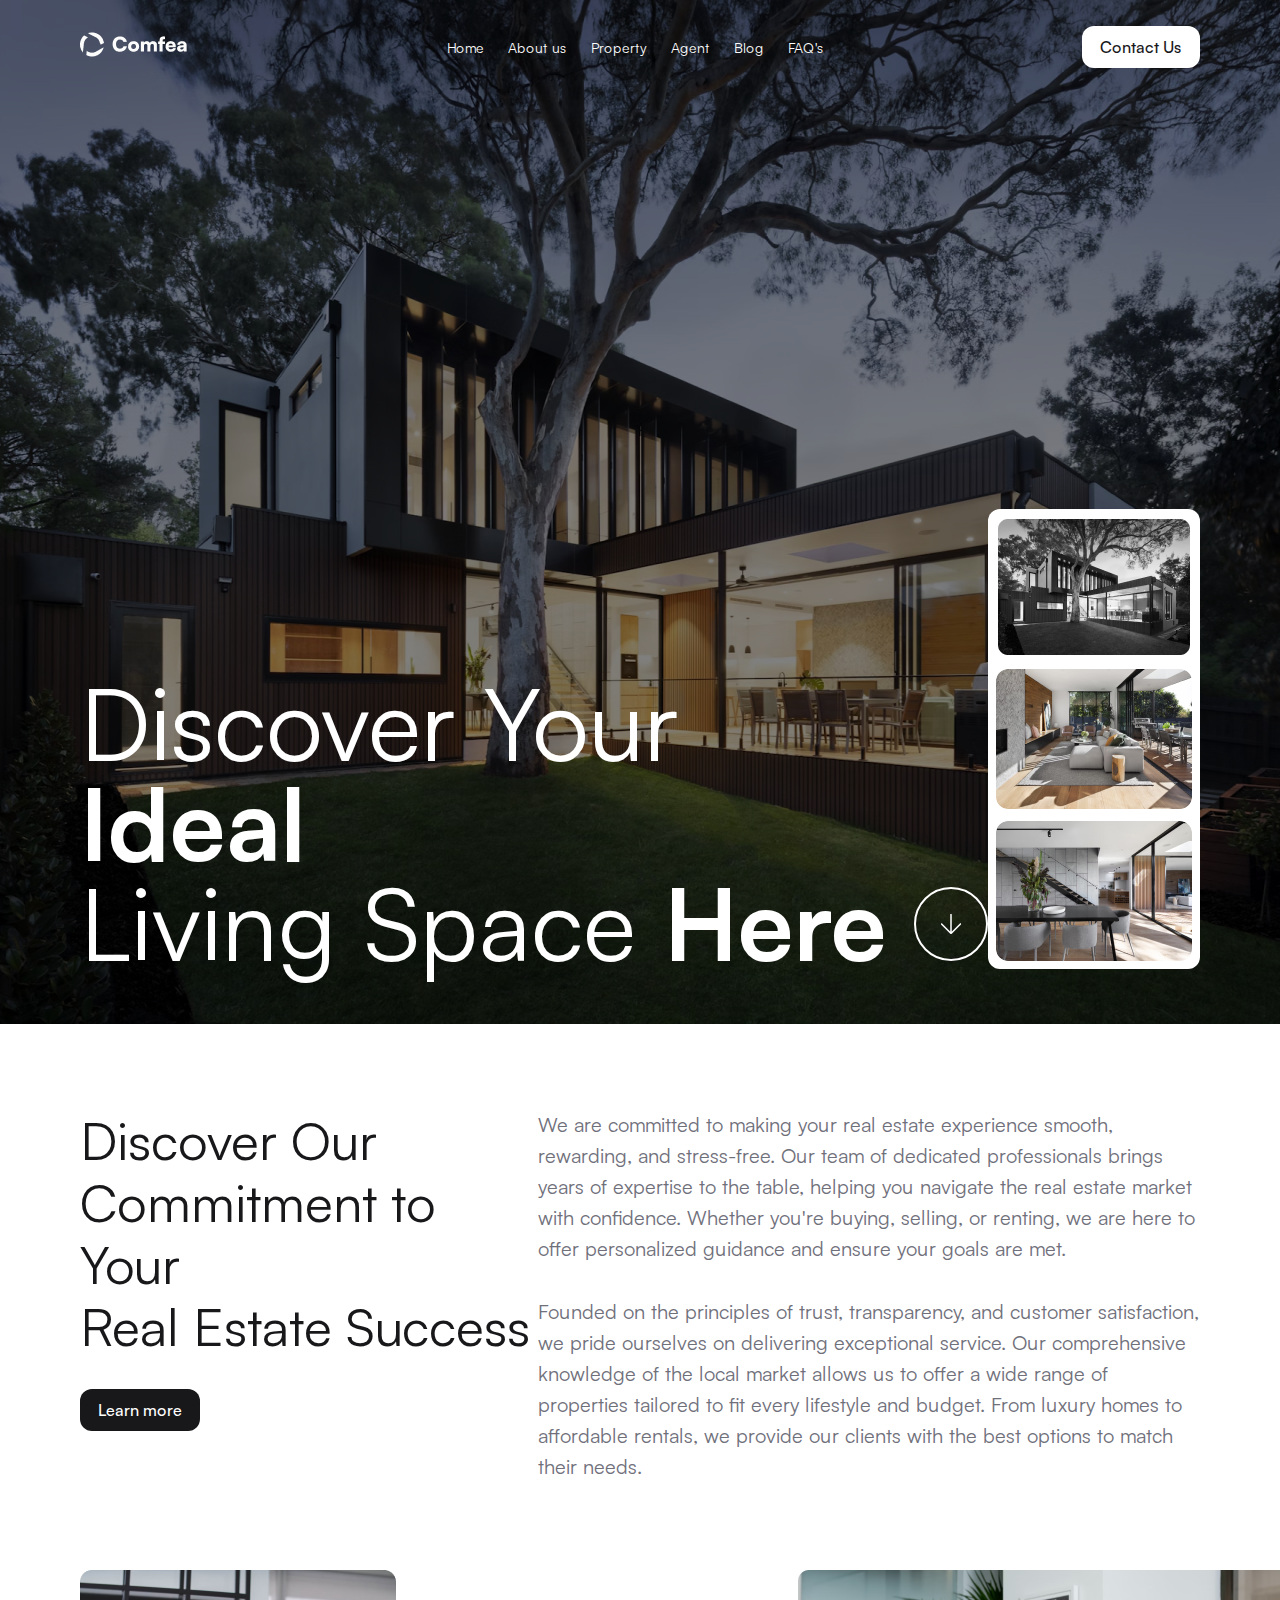
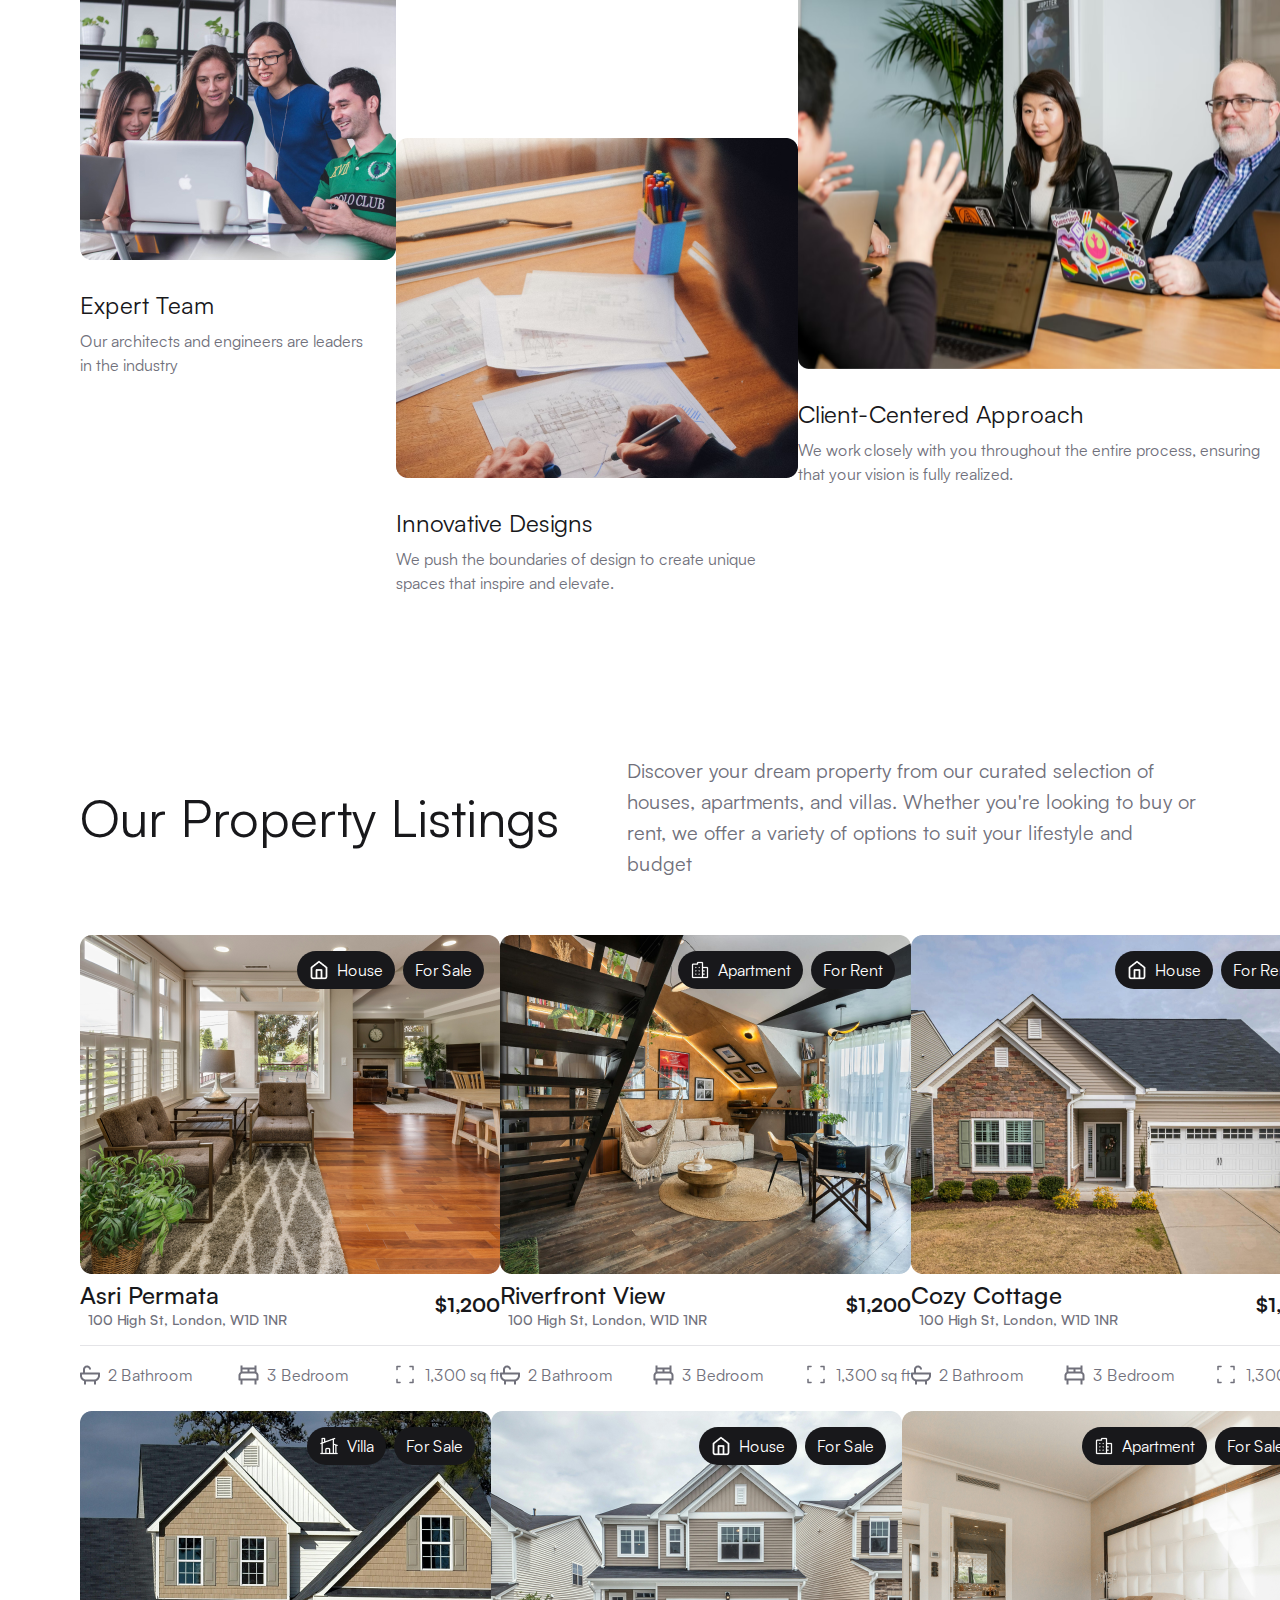
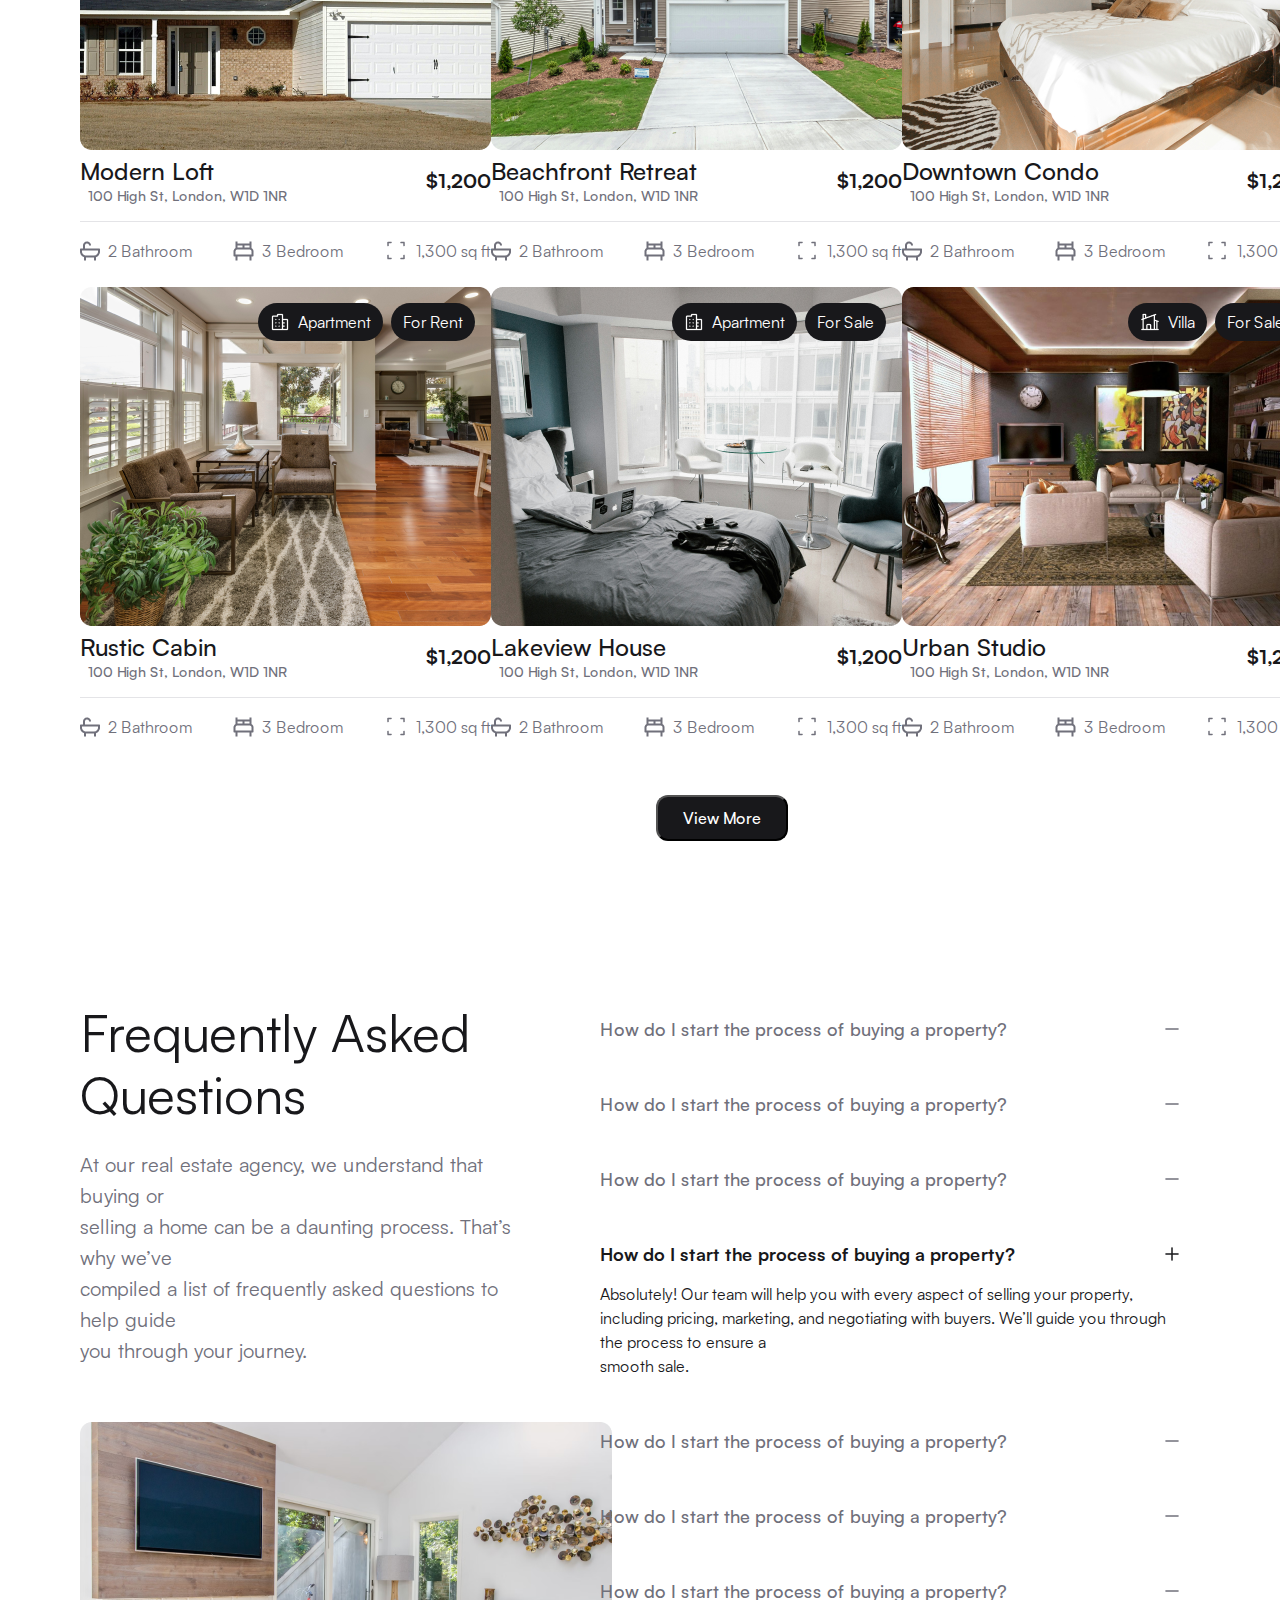
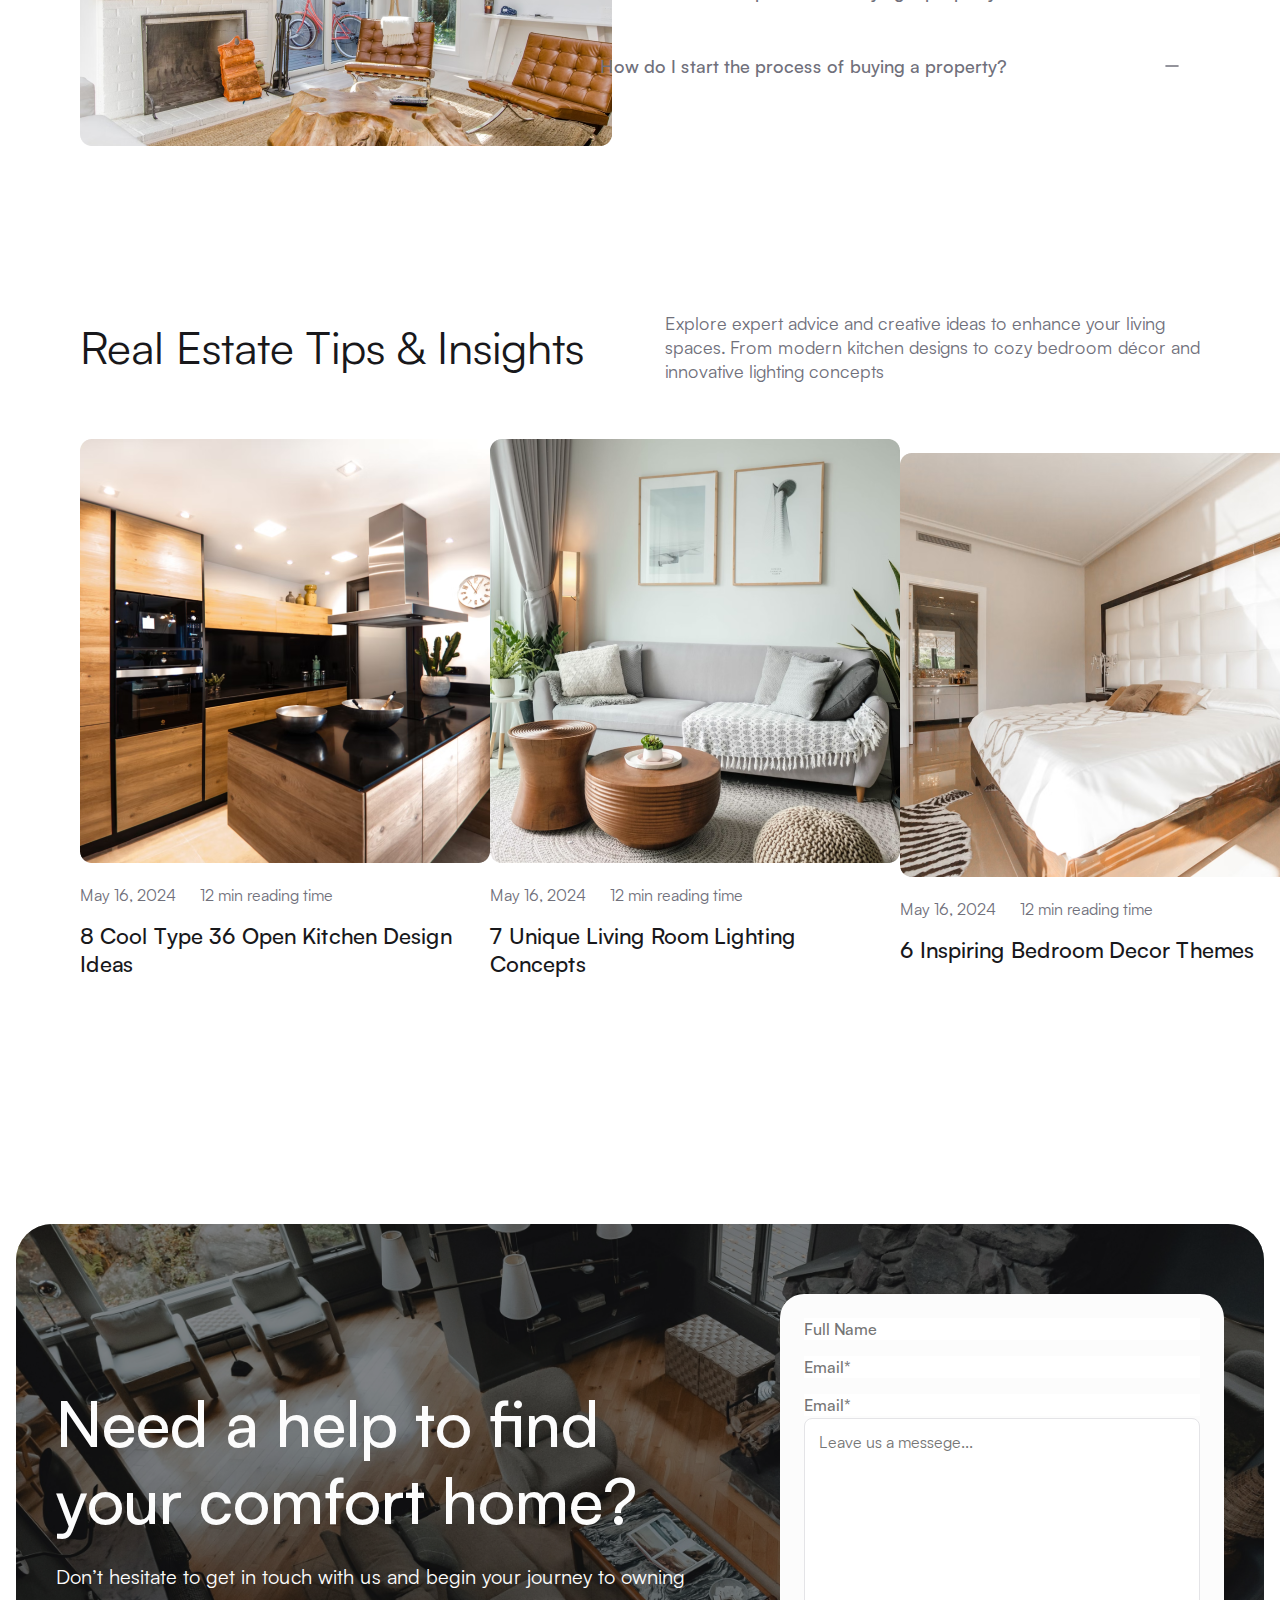
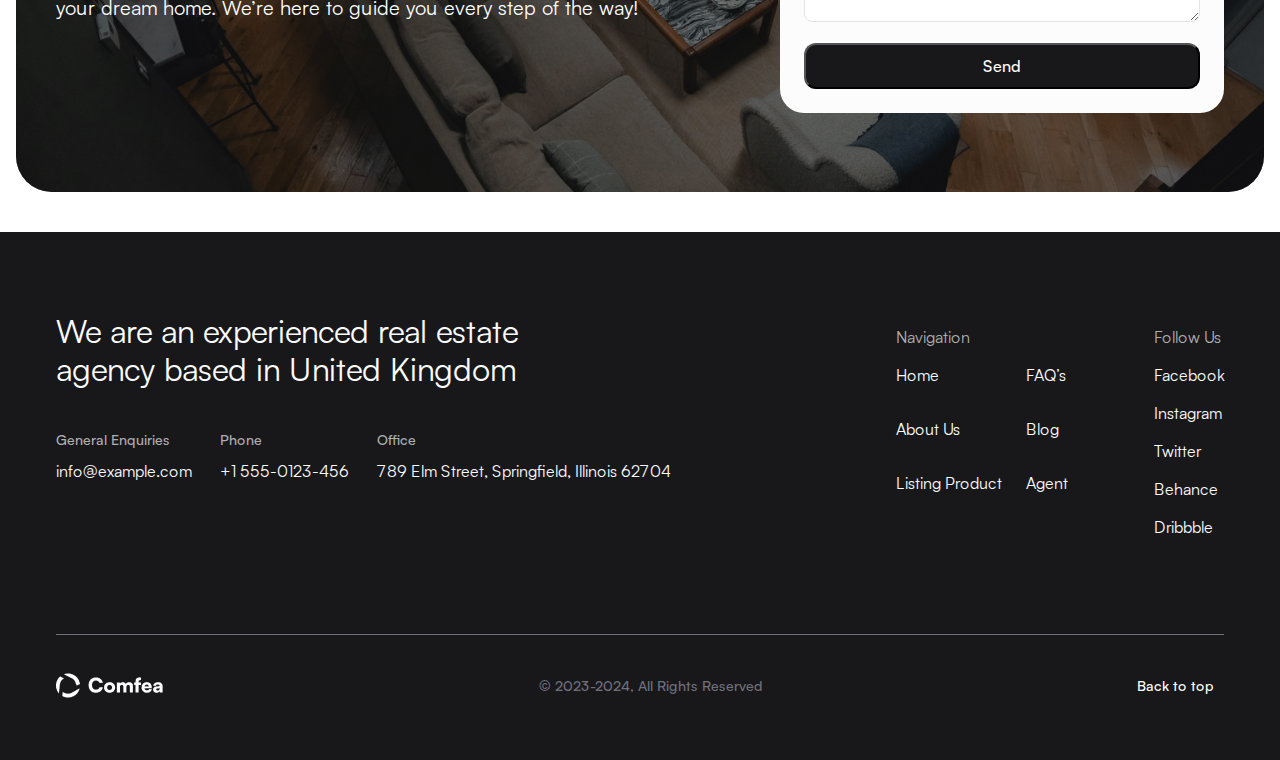
<file: index.html>
<!DOCTYPE html>
<html lang="en">
  <head>
    <meta charset="UTF-8" />
    <meta name="viewport" content="width=device-width, initial-scale=1.0" />
    <!-- link css -->
    <link rel="stylesheet" href="style.css" />
    <!-- font awesome cdn link -->
    <link
      rel="stylesheet"
      href="https://cdnjs.cloudflare.com/ajax/libs/font-awesome/6.7.1/css/all.min.css"
      integrity="sha512-5Hs3dF2AEPkpNAR7UiOHba+lRSJNeM2ECkwxUIxC1Q/FLycGTbNapWXB4tP889k5T5Ju8fs4b1P5z/iB4nMfSQ=="
      crossorigin="anonymous"
      referrerpolicy="no-referrer"
    />
    <title>Comfea</title>
  </head>
  <body>
    <!-- hero section starsts -->
    <div class="hero_area">
      <div class="hero_image">
        <img src="Assets/Hero_Image.jpg" alt="image" />
        <div class="overlay"></div>
      </div>
      <header class="hero_header">
        <div class="logo_container">
          <img src="Assets/logo.png" alt="logo" />
        </div>
        <nav>
          <ul>
            <li><a href="index.html">Home</a></li>
            <li><a href="about.html">About us</a></li>
            <li><a href="listing.html">Property</a></li>
            <li><a href="#">Agent</a></li>
            <li><a href="blog.html">Blog</a></li>
            <li><a href="faq.html">FAQ's</a></li>
          </ul>
        </nav>
        <div class="contuct_us">
          <a href="contact.html">Contact Us</a>
        </div>
      </header>
      <div class="hero_content">
        <div class="hero_info">
          <h1>
            Discover Your <span>Ideal</span> <br />Living Space
            <span>Here</span>
          </h1>
          <img src="Assets/Icon.png" alt="icon" />
        </div>
        <div class="gallery_section">
          <img src="Assets/Gallery_one.jpg" alt="image" />
          <img src="Assets/Gallery_two.jpg" alt="image" />
          <img src="Assets/Gallery_three.jpg" alt="image" />
        </div>
      </div>
    </div>
    <!-- hero section ends -->

    <!-- about section starts -->
    <section class="about">
      <!-- about info starts -->
      <div class="about_info">
        <div class="headline_btn">
          <h2>
            Discover Our <br />Commitment to Your <br />
            Real Estate Success
          </h2>
          <button type="button">Learn more</button>
        </div>
        <div class="head_info">
          <p>
            We are committed to making your real estate experience smooth,
            rewarding, and stress-free. Our team of dedicated professionals
            brings years of expertise to the table, helping you navigate the
            real estate market with confidence. Whether you're buying, selling,
            or renting, we are here to offer personalized guidance and ensure
            your goals are met.
          </p>
          <p>
            Founded on the principles of trust, transparency, and customer
            satisfaction, we pride ourselves on delivering exceptional service.
            Our comprehensive knowledge of the local market allows us to offer a
            wide range of properties tailored to fit every lifestyle and budget.
            From luxury homes to affordable rentals, we provide our clients with
            the best options to match their needs.
          </p>
        </div>
      </div>
      <!-- about info ends -->

      <!-- about image container starts -->
      <div class="about_image_container">
        <div class="about_image_one">
          <img src="Assets/Property_one.jpg" alt="image" />
          <h3>Expert Team</h3>
          <p>
            Our architects and engineers are leaders <br />
            in the industry
          </p>
        </div>

        <div class="about_image_two">
          <img src="Assets/Property_two.png" alt="image" />
          <h3>Innovative Designs</h3>
          <p>
            We push the boundaries of design to create unique <br />
            spaces that inspire and elevate.
          </p>
        </div>

        <div class="about_image_three">
          <img src="Assets/Property_three.png" alt="image" />
          <h3>Client-Centered Approach</h3>
          <p>
            We work closely with you throughout the entire process, ensuring
            <br />
            that your vision is fully realized.
          </p>
        </div>
      </div>
      <!-- about image container ends -->
    </section>
    <!-- about section ends -->

    <!-- listing section starts  -->
    <section class="listing_main_container">
      <div class="listing_header">
        <h2>Our Property Listings</h2>
        <p>
          Discover your dream property from our curated selection of houses,
          apartments, and villas. Whether you're looking to buy or rent, we
          offer a variety of options to suit your lifestyle and budget
        </p>
      </div>

      <div class="listing_body">
        <div class="listing_first_row">
          <div class="box_one">
            <div class="listing_image_container">
              <img src="Assets/Property_Image.png" alt="image" />
              <div class="badges">
                <div class="left_badge">
                  <!-- At first i tried to do it by using button for avoiding using display flex. but it didn't work properly, so i got to return to to flex -->
                  <!-- <button type="button">
                      <img src="Assets/home_icon.png" alt="icon" />Home
                    </button> -->
                  <img src="Assets/home_icon.png" alt="icon" />
                  <p>House</p>
                </div>
                <div class="right_badge">
                  <p>For Sale</p>
                </div>
              </div>
            </div>

            <div class="listing_info_container">
              <div class="location">
                <h3>Asri Permata</h3>
                <p>
                  <i class="fa-solid fa-location-dot"></i> 100 High St, London,
                  W1D 1NR
                </p>
              </div>
              <div class="pricing">
                <h4>$1,200</h4>
              </div>
            </div>

            <div class="listing_option_bar">
              <div class="bathroom">
                <img src="Assets/bathroom_icon.png" alt="icon" />
                <p>2 Bathroom</p>
              </div>
              <div class="bedroom">
                <img src="Assets/bedroom_icon.png" alt="icon" />
                <p>3 Bedroom</p>
              </div>
              <div class="area">
                <img src="Assets/Area_Icon.png" alt="icon" />
                <p>1,300 sq ft</p>
              </div>
            </div>
          </div>

          <div class="box.two">
            <div class="listing_image_container">
              <img src="Assets/property_2.png" alt="image" />
              <div class="badges">
                <div class="left_badge">
                  <img src="Assets/apartment_icon.png" alt="icon" />
                  <p>Apartment</p>
                </div>
                <div class="right_badge">
                  <p>For Rent</p>
                </div>
              </div>
            </div>
            <div class="listing_info_container">
              <div class="location">
                <h3>Riverfront View</h3>
                <p>
                  <i class="fa-solid fa-location-dot"></i> 100 High St, London,
                  W1D 1NR
                </p>
              </div>
              <div class="pricing">
                <h4>$1,200</h4>
              </div>
            </div>
            <div class="listing_option_bar">
              <div class="bathroom">
                <img src="Assets/bathroom_icon.png" alt="icon" />
                <p>2 Bathroom</p>
              </div>
              <div class="bedroom">
                <img src="Assets/bedroom_icon.png" alt="icon" />
                <p>3 Bedroom</p>
              </div>
              <div class="area">
                <img src="Assets/Area_Icon.png" alt="icon" />
                <p>1,300 sq ft</p>
              </div>
            </div>
          </div>

          <div class="box.three">
            <div class="listing_image_container">
              <img src="Assets/property_3.png" alt="image" />
              <div class="badges">
                <div class="left_badge">
                  <img src="Assets/home_icon.png" alt="icon" />
                  <p>House</p>
                </div>
                <div class="right_badge">
                  <p>For Rent</p>
                </div>
              </div>
            </div>
            <div class="listing_info_container">
              <div class="location">
                <h3>Cozy Cottage</h3>
                <p>
                  <i class="fa-solid fa-location-dot"></i> 100 High St, London,
                  W1D 1NR
                </p>
              </div>
              <div class="pricing">
                <h4>$1,200</h4>
              </div>
            </div>
            <div class="listing_option_bar">
              <div class="bathroom">
                <img src="Assets/bathroom_icon.png" alt="icon" />
                <p>2 Bathroom</p>
              </div>
              <div class="bedroom">
                <img src="Assets/bedroom_icon.png" alt="icon" />
                <p>3 Bedroom</p>
              </div>
              <div class="area">
                <img src="Assets/Area_Icon.png" alt="icon" />
                <p>1,300 sq ft</p>
              </div>
            </div>
          </div>
        </div>

        <div class="listing_secound_row">
          <div class="box_one">
            <div class="listing_image_container">
              <img src="Assets/property_4.png" alt="image" />
              <div class="badges">
                <div class="left_badge">
                  <img src="Assets/villa_icon.png" alt="icon" />
                  <p>Villa</p>
                </div>
                <div class="right_badge">
                  <p>For Sale</p>
                </div>
              </div>
            </div>

            <div class="listing_info_container">
              <div class="location">
                <h3>Modern Loft</h3>
                <p>
                  <i class="fa-solid fa-location-dot"></i> 100 High St, London,
                  W1D 1NR
                </p>
              </div>
              <div class="pricing">
                <h4>$1,200</h4>
              </div>
            </div>

            <div class="listing_option_bar">
              <div class="bathroom">
                <img src="Assets/bathroom_icon.png" alt="icon" />
                <p>2 Bathroom</p>
              </div>
              <div class="bedroom">
                <img src="Assets/bedroom_icon.png" alt="icon" />
                <p>3 Bedroom</p>
              </div>
              <div class="area">
                <img src="Assets/Area_Icon.png" alt="icon" />
                <p>1,300 sq ft</p>
              </div>
            </div>
          </div>

          <div class="box.two">
            <div class="listing_image_container">
              <img src="Assets/property_5.png" alt="image" />
              <div class="badges">
                <div class="left_badge">
                  <img src="Assets/home_icon.png" alt="icon" />
                  <p>House</p>
                </div>
                <div class="right_badge">
                  <p>For Sale</p>
                </div>
              </div>
            </div>
            <div class="listing_info_container">
              <div class="location">
                <h3>Beachfront Retreat</h3>
                <p>
                  <i class="fa-solid fa-location-dot"></i> 100 High St, London,
                  W1D 1NR
                </p>
              </div>
              <div class="pricing">
                <h4>$1,200</h4>
              </div>
            </div>
            <div class="listing_option_bar">
              <div class="bathroom">
                <img src="Assets/bathroom_icon.png" alt="icon" />
                <p>2 Bathroom</p>
              </div>
              <div class="bedroom">
                <img src="Assets/bedroom_icon.png" alt="icon" />
                <p>3 Bedroom</p>
              </div>
              <div class="area">
                <img src="Assets/Area_Icon.png" alt="icon" />
                <p>1,300 sq ft</p>
              </div>
            </div>
          </div>

          <div class="box.three">
            <div class="listing_image_container">
              <img src="Assets/property_6.png" alt="image" />
              <div class="badges">
                <div class="left_badge">
                  <img src="Assets/apartment_icon.png" alt="icon" />
                  <p>Apartment</p>
                </div>
                <div class="right_badge">
                  <p>For Sale</p>
                </div>
              </div>
            </div>
            <div class="listing_info_container">
              <div class="location">
                <h3>Downtown Condo</h3>
                <p>
                  <i class="fa-solid fa-location-dot"></i> 100 High St, London,
                  W1D 1NR
                </p>
              </div>
              <div class="pricing">
                <h4>$1,200</h4>
              </div>
            </div>
            <div class="listing_option_bar">
              <div class="bathroom">
                <img src="Assets/bathroom_icon.png" alt="icon" />
                <p>2 Bathroom</p>
              </div>
              <div class="bedroom">
                <img src="Assets/bedroom_icon.png" alt="icon" />
                <p>3 Bedroom</p>
              </div>
              <div class="area">
                <img src="Assets/Area_Icon.png" alt="icon" />
                <p>1,300 sq ft</p>
              </div>
            </div>
          </div>
        </div>

        <div class="listing_third_row">
          <div class="box_one">
            <div class="listing_image_container">
              <img src="Assets/property_7.png" alt="image" />
              <div class="badges">
                <div class="left_badge">
                  <img src="Assets/apartment_icon.png" alt="icon" />
                  <p>Apartment</p>
                </div>
                <div class="right_badge">
                  <p>For Rent</p>
                </div>
              </div>
            </div>

            <div class="listing_info_container">
              <div class="location">
                <h3>Rustic Cabin</h3>
                <p>
                  <i class="fa-solid fa-location-dot"></i> 100 High St, London,
                  W1D 1NR
                </p>
              </div>
              <div class="pricing">
                <h4>$1,200</h4>
              </div>
            </div>

            <div class="listing_option_bar">
              <div class="bathroom">
                <img src="Assets/bathroom_icon.png" alt="icon" />
                <p>2 Bathroom</p>
              </div>
              <div class="bedroom">
                <img src="Assets/bedroom_icon.png" alt="icon" />
                <p>3 Bedroom</p>
              </div>
              <div class="area">
                <img src="Assets/Area_Icon.png" alt="icon" />
                <p>1,300 sq ft</p>
              </div>
            </div>
          </div>

          <div class="box.two">
            <div class="listing_image_container">
              <img src="Assets/property_8.png" alt="image" />
              <div class="badges">
                <div class="left_badge">
                  <img src="Assets/apartment_icon.png" alt="icon" />
                  <p>Apartment</p>
                </div>
                <div class="right_badge">
                  <p>For Sale</p>
                </div>
              </div>
            </div>
            <div class="listing_info_container">
              <div class="location">
                <h3>Lakeview House</h3>
                <p>
                  <i class="fa-solid fa-location-dot"></i> 100 High St, London,
                  W1D 1NR
                </p>
              </div>
              <div class="pricing">
                <h4>$1,200</h4>
              </div>
            </div>
            <div class="listing_option_bar">
              <div class="bathroom">
                <img src="Assets/bathroom_icon.png" alt="icon" />
                <p>2 Bathroom</p>
              </div>
              <div class="bedroom">
                <img src="Assets/bedroom_icon.png" alt="icon" />
                <p>3 Bedroom</p>
              </div>
              <div class="area">
                <img src="Assets/Area_Icon.png" alt="icon" />
                <p>1,300 sq ft</p>
              </div>
            </div>
          </div>

          <div class="box.three">
            <div class="listing_image_container">
              <img src="Assets/property_9.png" alt="image" />
              <div class="badges">
                <div class="left_badge">
                  <img src="Assets/villa_icon.png" alt="icon" />
                  <p>Villa</p>
                </div>
                <div class="right_badge">
                  <p>For Sale</p>
                </div>
              </div>
            </div>
            <div class="listing_info_container">
              <div class="location">
                <h3>Urban Studio</h3>
                <p>
                  <i class="fa-solid fa-location-dot"></i> 100 High St, London,
                  W1D 1NR
                </p>
              </div>
              <div class="pricing">
                <h4>$1,200</h4>
              </div>
            </div>
            <div class="listing_option_bar">
              <div class="bathroom">
                <img src="Assets/bathroom_icon.png" alt="icon" />
                <p>2 Bathroom</p>
              </div>
              <div class="bedroom">
                <img src="Assets/bedroom_icon.png" alt="icon" />
                <p>3 Bedroom</p>
              </div>
              <div class="area">
                <img src="Assets/Area_Icon.png" alt="icon" />
                <p>1,300 sq ft</p>
              </div>
            </div>
          </div>
        </div>
      </div>
      <button type="button">View More</button>
    </section>
    <!-- listing section ends  -->

    <!-- faq section starts -->
    <section class="faq_main_container">
      <div class="faq_left">
        <h2>
          Frequently Asked <br />
          Questions
        </h2>
        <p>
          At our real estate agency, we understand that buying or <br />
          selling a home can be a daunting process. That’s why we’ve <br />
          compiled a list of frequently asked questions to help guide
          <br />you through your journey.
        </p>
        <div class="faq_image_container">
          <img src="Assets/FAQ_Image.png" alt="image" />
        </div>
      </div>
      <div class="faq_right">
        <div class="option_rows">
          <p>How do I start the process of buying a property?</p>
          <img src="Assets/minus_icon.png" alt="icon" />
        </div>
        <div class="option_rows">
          <p>How do I start the process of buying a property?</p>
          <img src="Assets/minus_icon.png" alt="icon" />
        </div>
        <div class="option_rows">
          <p>How do I start the process of buying a property?</p>
          <img src="Assets/minus_icon.png" alt="icon" />
        </div>

        <div class="help_option_bar">
          <div class="option_rows">
            <p>How do I start the process of buying a property?</p>
            <img src="Assets/plus_icon.png" alt="icon" />
          </div>
          <div class="description">
            <p>
              Absolutely! Our team will help you with every aspect of selling
              your property, including pricing, marketing, and negotiating with
              buyers. We’ll guide you through the process to ensure a
              <br />
              smooth sale.
            </p>
          </div>
        </div>
        <div class="option_rows">
          <p>How do I start the process of buying a property?</p>
          <img src="Assets/minus_icon.png" alt="icon" />
        </div>
        <div class="option_rows">
          <p>How do I start the process of buying a property?</p>
          <img src="Assets/minus_icon.png" alt="icon" />
        </div>
        <div class="option_rows">
          <p>How do I start the process of buying a property?</p>
          <img src="Assets/minus_icon.png" alt="icon" />
        </div>
        <div class="option_rows">
          <p>How do I start the process of buying a property?</p>
          <img src="Assets/minus_icon.png" alt="icon" />
        </div>
      </div>
    </section>
    <!-- faq section ends -->

    <!-- tips section starts -->
    <section class="tips_main_container">
      <div class="tips_header">
        <h2>Real Estate Tips & Insights</h2>
        <p>
          Explore expert advice and creative ideas to enhance your living
          <br />
          spaces. From modern kitchen designs to cozy bedroom décor and <br />
          innovative lighting concepts
        </p>
      </div>
      <div class="tips_body">
        <div class="tips_box_one">
          <img src="Assets/tips1.png" alt="image" />
          <p>
            May 16, 2024
            <span><i class="fa-regular fa-clock"></i>12 min reading time</span>
          </p>
          <h3>
            8 Cool Type 36 Open Kitchen Design <br />
            Ideas
          </h3>
        </div>

        <div class="tips_box_two">
          <img src="Assets/tips2.png" alt="image" />
          <p>
            May 16, 2024
            <span><i class="fa-regular fa-clock"></i>12 min reading time</span>
          </p>
          <h3>
            7 Unique Living Room Lighting <br />
            Concepts
          </h3>
        </div>

        <div class="tips_box_three">
          <img src="Assets/tips3.png" alt="image" />
          <p>
            May 16, 2024
            <span><i class="fa-regular fa-clock"></i>12 min reading time</span>
          </p>
          <h3>6 Inspiring Bedroom Decor Themes</h3>
        </div>
      </div>

      <div class="slide_option_bar">
        <div class="circle_side">
          <i class="fa-solid fa-circle"></i>
          <i class="fa-regular fa-circle"></i>
          <i class="fa-regular fa-circle"></i>
        </div>
        <div class="arrow_side">
          <i class="fa-solid fa-circle-arrow-left"></i>
          <i class="fa-solid fa-circle-arrow-right"></i>
        </div>
      </div>
    </section>
    <!-- tips section ends -->

    <!-- contact section starts -->
    <section class="contact_main_container">
      <div class="contact_bg_image">
        <div class="contact_image_container">
          <img src="Assets/contact_bg.jpg" alt="bg image" />
          <div class="overlay_two"></div>
        </div>

        <div class="contact_info">
          <div class="contact_header">
            <h2>
              Need a help to find <br />
              your comfort home?
            </h2>
            <p>
              Don’t hesitate to get in touch with us and begin your journey to
              owning <br />
              your dream home. We’re here to guide you every step of the way!
            </p>
          </div>
          <div class="contact_field">
            <form action="#">
              <input type="text" placeholder="Full Name" />
              <input type="text" placeholder="Email*" />
              <input type="text" placeholder="Email*" class="last_input" />
              <textarea placeholder="Leave us a messege..."></textarea>
              <button type="submit">Send</button>
            </form>
          </div>
        </div>
      </div>
    </section>
    <!-- contact section ends -->

    <!-- Footer starts -->
    <footer>
      <div class="footer_up">
        <div class="footer_info_left">
          <h3>
            We are an experienced real estate <br />
            agency based in United Kingdom
          </h3>
          <p><span>General Enquiries</span><br />info@example.com</p>
          <p><span>Phone</span><br />+1 555-0123-456</p>
          <p>
            <span>Office</span><br />789 Elm Street, Springfield, Illinois 62704
          </p>
        </div>
        <div class="footer_info_right">
          <div class="nvaigations_container">
            <div class="navigation_one">
              <p>Navigation</p>
              <div class="navigtaion">
                <nav>
                  <p><a href="">Home</a></p>
                  <p><a href="about.html">About Us</a></p>
                  <p><a href="">Listing Product</a></p>
                </nav>
                <nav>
                  <p><a href="">FAQ’s</a></p>
                  <p><a href="">Blog</a></p>
                  <p><a href="">Agent</a></p>
                </nav>
              </div>
            </div>
            <div class="navigation_two">
              <p>Follow Us</p>
              <nav>
                <p><a href="#">Facebook</a></p>
                <p><a href="#">Instagram</a></p>
                <p><a href="#">Twitter</a></p>
                <p><a href="#">Behance</a></p>
                <p><a href="#">Dribbble</a></p>
              </nav>
            </div>
          </div>
        </div>
      </div>

      <div class="footer_down">
        <img src="Assets/logo.png" alt="logo" />
        <span>© 2023-2024, All Rights Reserved</span>
        <p>Back to top<i class="fa-solid fa-arrow-up"></i></p>
      </div>
    </footer>
    <!-- Footer ends -->
  </body>
</html>
</file>
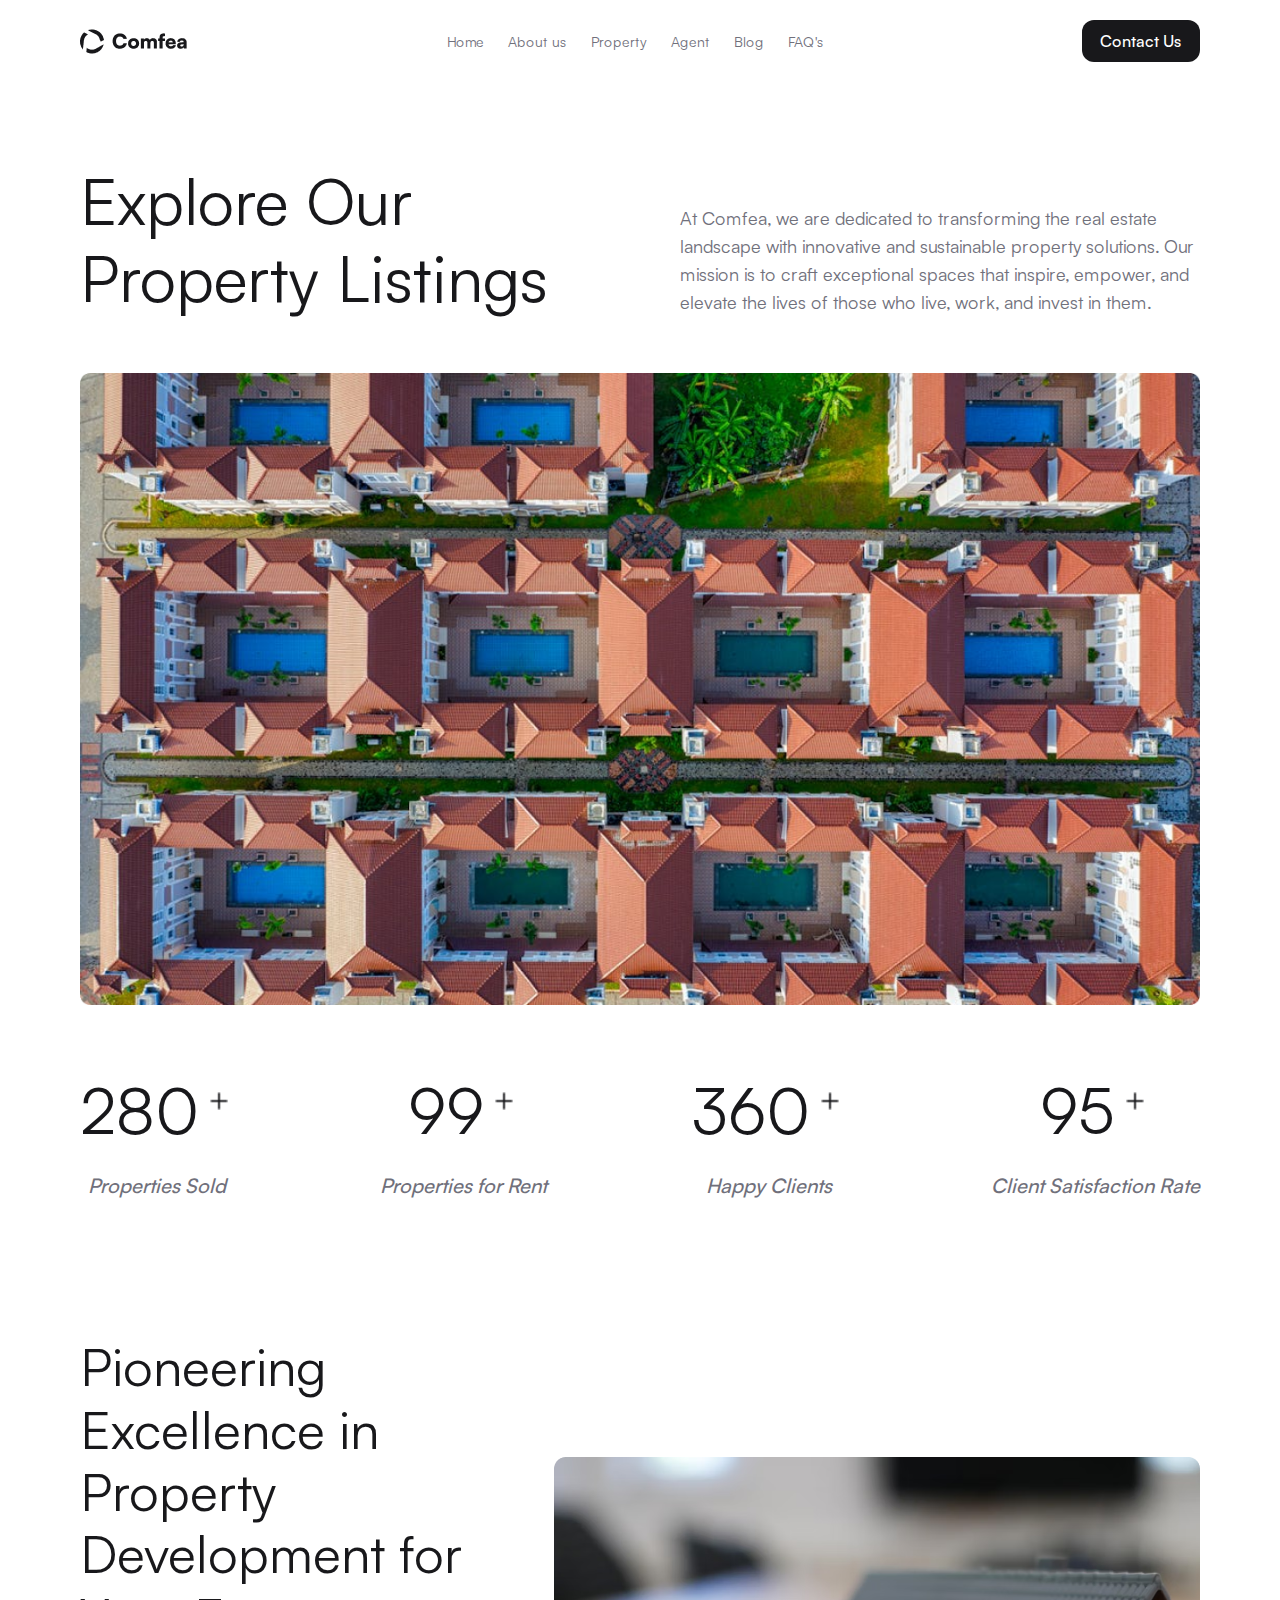
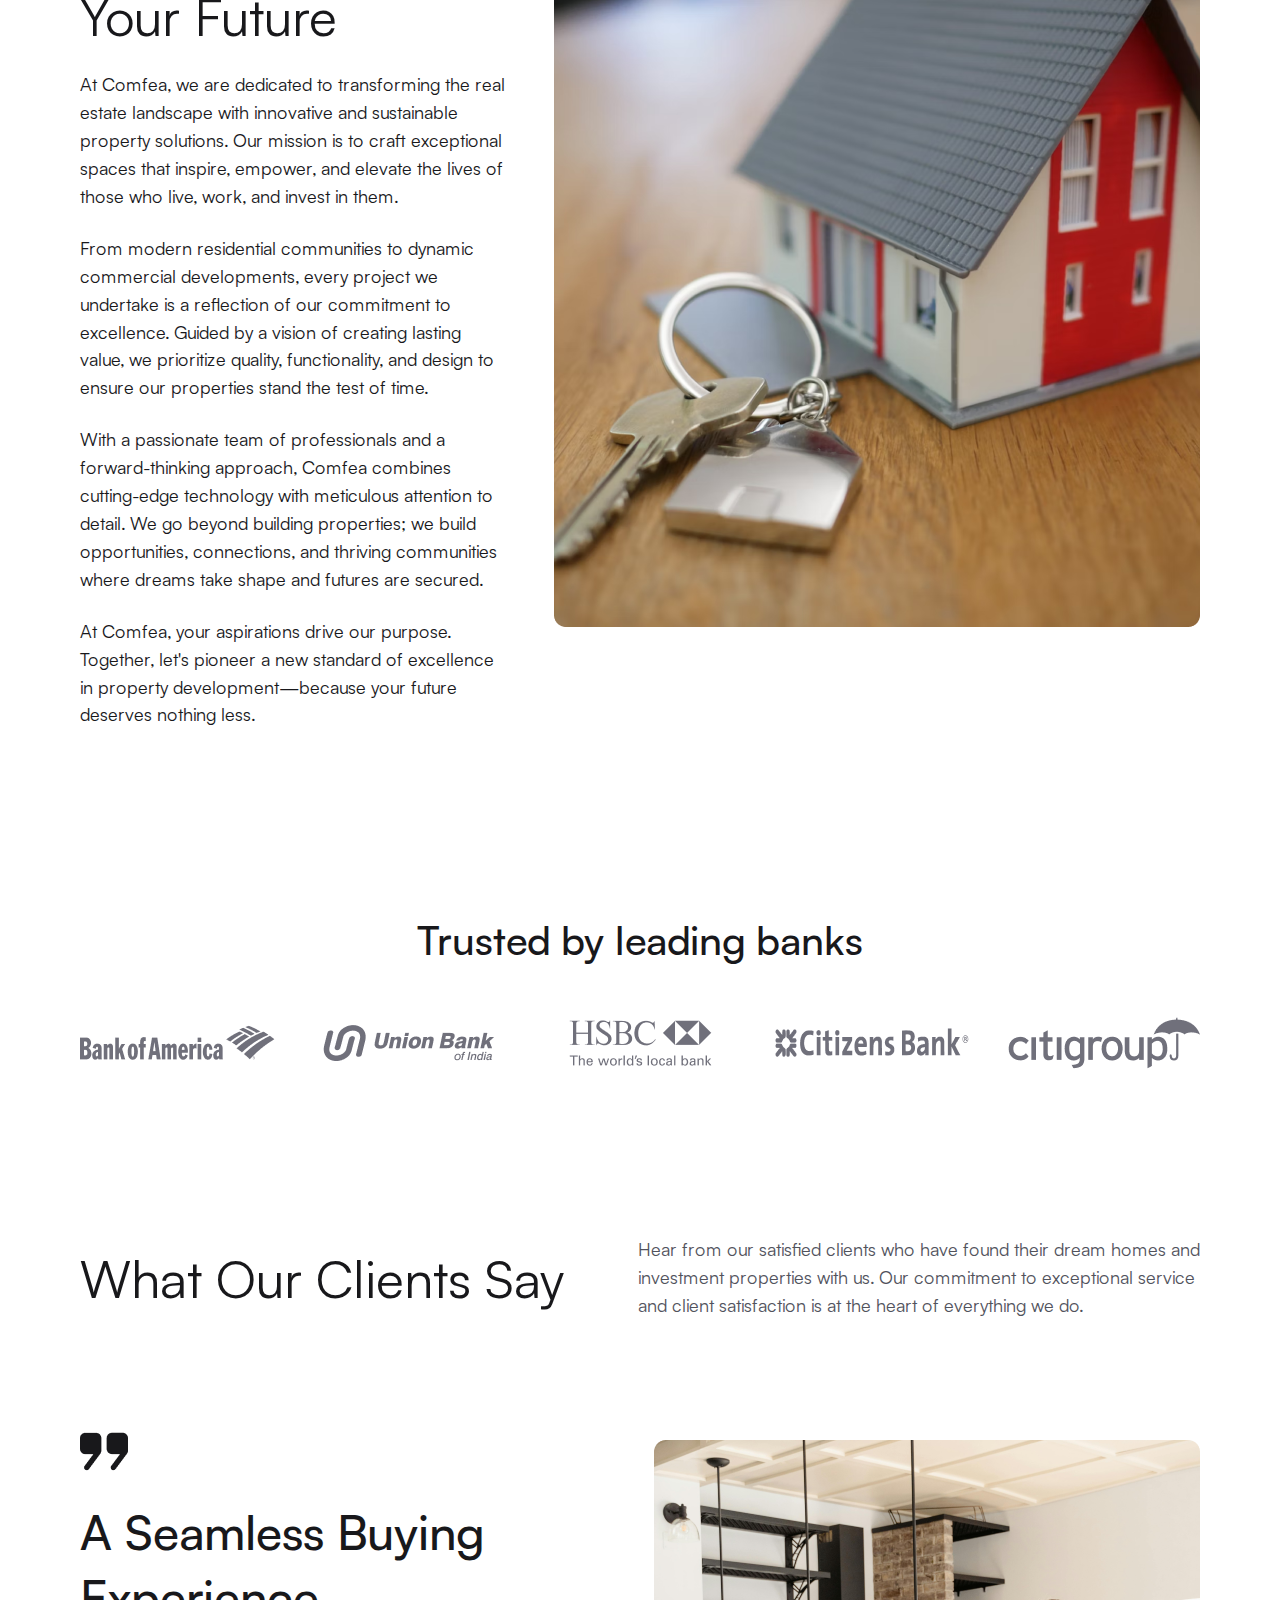
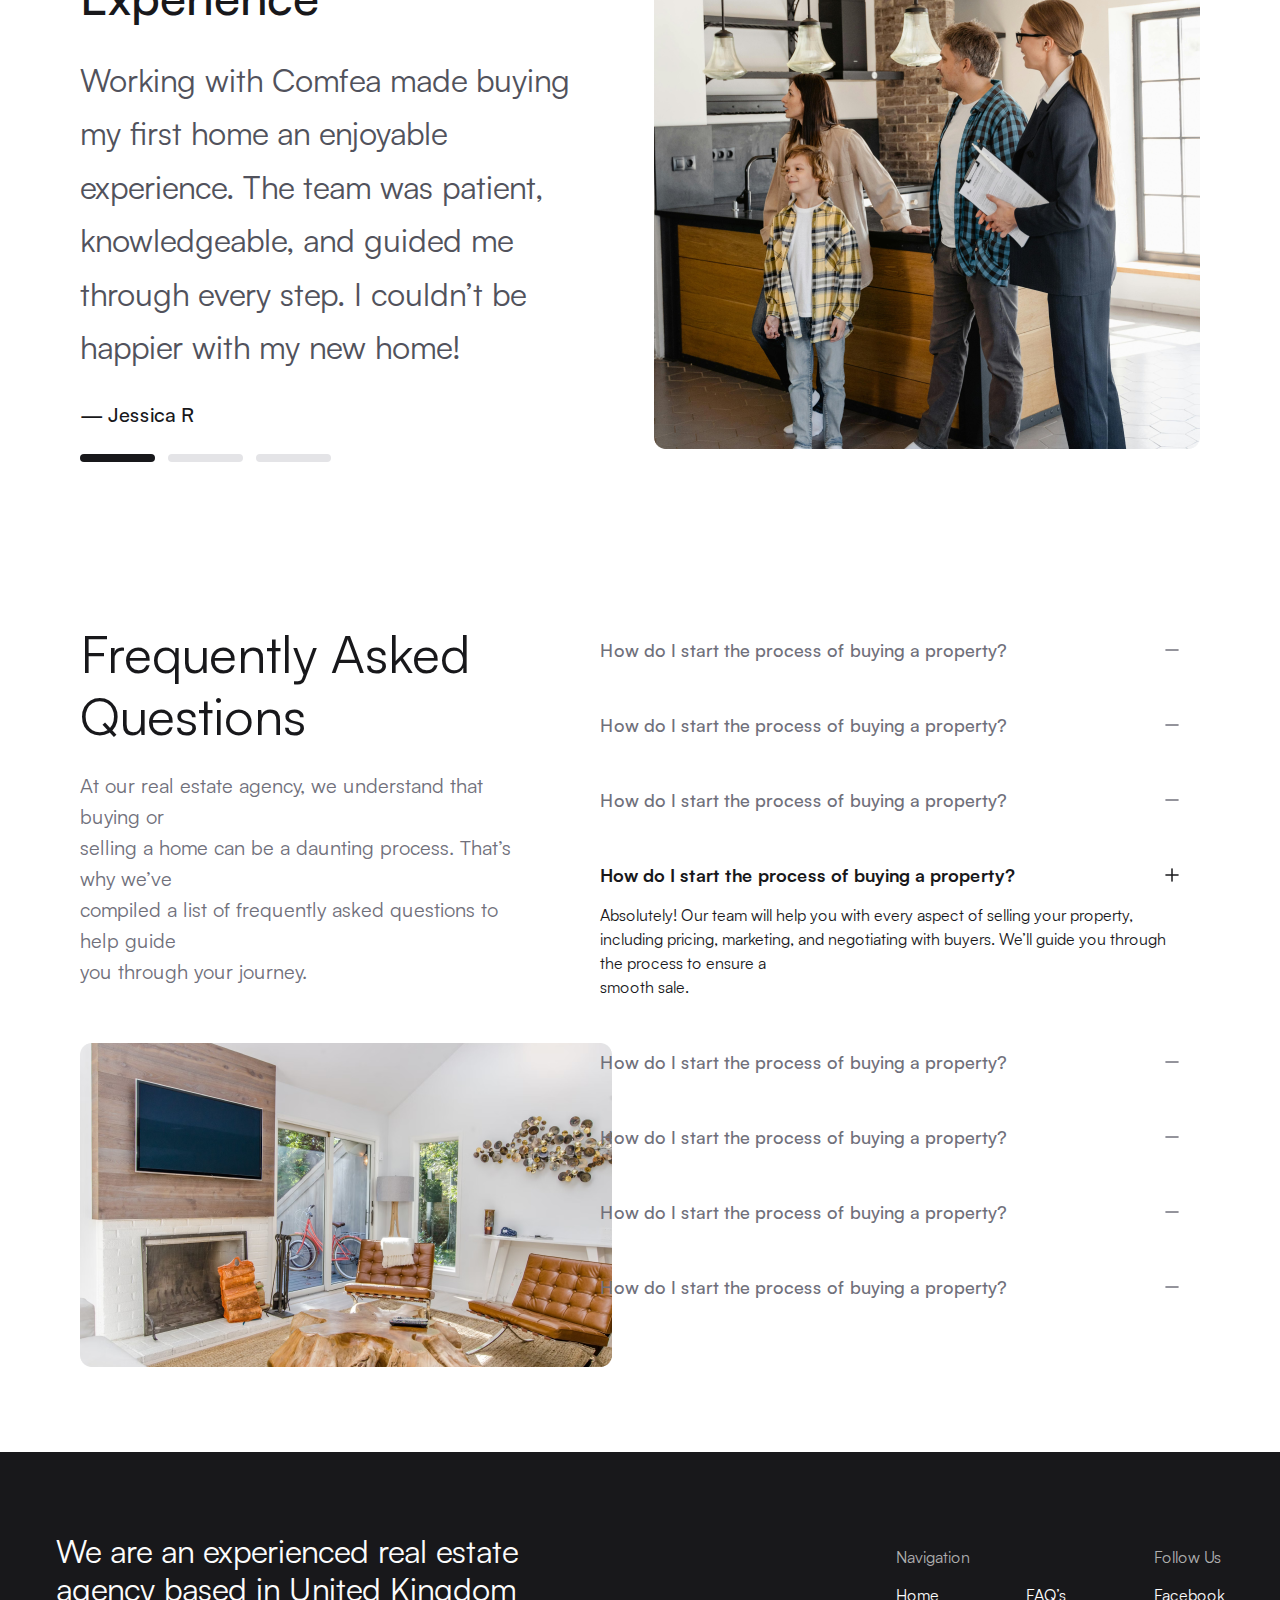
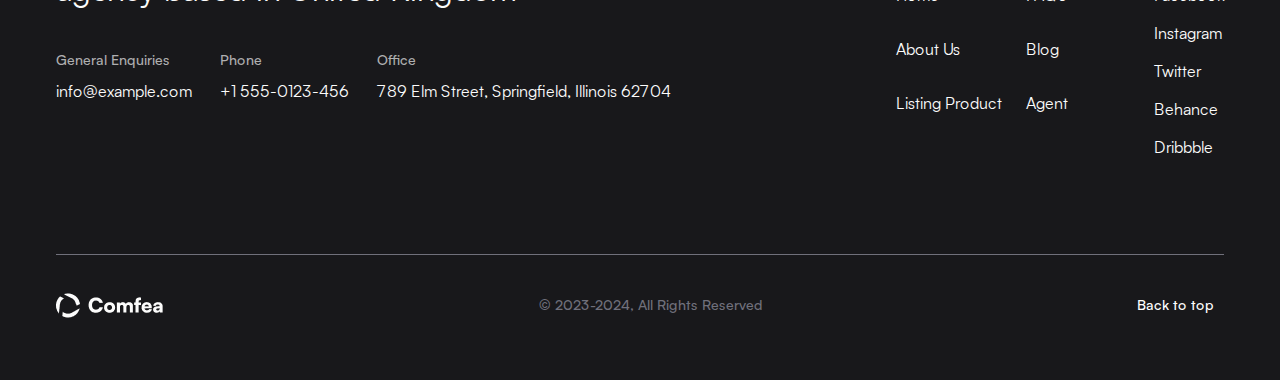
<file: about.html>
<!DOCTYPE html>
<html lang="en">
  <head>
    <meta charset="UTF-8" />
    <meta name="viewport" content="width=device-width, initial-scale=1.0" />
    <!-- link css -->
    <link rel="stylesheet" href="about.css" />
    <!-- font awesome cdn link -->
    <link
      rel="stylesheet"
      href="https://cdnjs.cloudflare.com/ajax/libs/font-awesome/6.7.1/css/all.min.css"
      integrity="sha512-5Hs3dF2AEPkpNAR7UiOHba+lRSJNeM2ECkwxUIxC1Q/FLycGTbNapWXB4tP889k5T5Ju8fs4b1P5z/iB4nMfSQ=="
      crossorigin="anonymous"
      referrerpolicy="no-referrer"
    />
    <title>About us</title>
  </head>
  <body>
    <!-- header strats -->
    <header>
      <img src="Assets/about/icon/logo.png" alt="logo" />
      <nav>
        <ul>
          <li><a href="index.html">Home</a></li>
          <li><a href="about.html">About us</a></li>
          <li><a href="listing.html">Property</a></li>
          <li><a href="#">Agent</a></li>
          <li><a href="blog.html">Blog</a></li>
          <li><a href="faq.html">FAQ's</a></li>
        </ul>
      </nav>
      <div class="contuct_us">
        <a href="contact.html">Contact Us</a>
      </div>
    </header>
    <!-- header ends -->

    <!-- hero section starts -->
    <section class="hero_main_container">
      <div class="hero_header">
        <h1>Explore Our Property Listings</h1>
        <p>
          At Comfea, we are dedicated to transforming the real estate landscape
          with innovative and sustainable property solutions. Our mission is to
          craft exceptional spaces that inspire, empower, and elevate the lives
          of those who live, work, and invest in them.
        </p>
      </div>
      <div class="hero_body">
        <div class="image_container">
          <img src="Assets/about/photo/hero_image.png" alt="hero image" />
        </div>
        <div class="info_review_main">
          <div class="info_review_one">
            <div class="h2_plus_icon">
              <h2>280</h2>
              <img src="Assets/about/icon/plus_icon.png" alt="plus" />
            </div>
            <p>Properties Sold</p>
          </div>

          <div class="info_review_one">
            <div class="h2_plus_icon">
              <h2>99</h2>
              <img src="Assets/about/icon/plus_icon.png" alt="plus" />
            </div>
            <p>Properties for Rent</p>
          </div>

          <div class="info_review_one">
            <div class="h2_plus_icon">
              <h2>360</h2>
              <img src="Assets/about/icon/plus_icon.png" alt="plus" />
            </div>
            <p>Happy Clients</p>
          </div>

          <div class="info_review_one">
            <div class="h2_plus_icon">
              <h2>95</h2>
              <img src="Assets/about/icon/plus_icon.png" alt="plus" />
            </div>
            <p>Client Satisfaction Rate</p>
          </div>
        </div>
      </div>
    </section>
    <!-- hero section ends -->

    <!-- future section starts -->
    <section class="future_main_container">
      <div class="future_left">
        <h2>Pioneering Excellence in Property Development for Your Future</h2>
        <p>
          At Comfea, we are dedicated to transforming the real estate landscape
          with innovative and sustainable property solutions. Our mission is to
          craft exceptional spaces that inspire, empower, and elevate the lives
          of those who live, work, and invest in them.
        </p>

        <p>
          From modern residential communities to dynamic commercial
          developments, every project we undertake is a reflection of our
          commitment to excellence. Guided by a vision of creating lasting
          value, we prioritize quality, functionality, and design to ensure our
          properties stand the test of time.
        </p>

        <p>
          With a passionate team of professionals and a forward-thinking
          approach, Comfea combines cutting-edge technology with meticulous
          attention to detail. We go beyond building properties; we build
          opportunities, connections, and thriving communities where dreams take
          shape and futures are secured.
        </p>

        <p>
          At Comfea, your aspirations drive our purpose. Together, let's pioneer
          a new standard of excellence in property development—because your
          future deserves nothing less.
        </p>
      </div>
      <div class="future_right">
        <div class="future_img_container">
          <img src="Assets/about/photo/future.png" alt="image" />
        </div>
      </div>
    </section>
    <!-- future section ends -->

    <!-- bank list section starts -->
    <section class="bank_list_container">
      <h3>Trusted by leading banks</h3>
      <div class="bank_name_container">
        <div class="bank_name">
          <img src="Assets/about/icon/bank_1.png" alt="bank logo" />
        </div>

        <div class="bank_name">
          <img src="Assets/about/icon/bank_2.png" alt="bank logo" />
        </div>

        <div class="bank_name">
          <img src="Assets/about/icon/bank_3.png" alt="bank logo" />
        </div>

        <div class="bank_name">
          <img src="Assets/about/icon/bank_4.png" alt="bank logo" />
        </div>

        <div class="bank_name">
          <img src="Assets/about/icon/bank_5.png" alt="bank logo" />
        </div>
      </div>
    </section>
    <!-- bank list section ends -->

    <!-- clint feedback section starts -->
    <section class="feedback_min_container">
      <div class="feedback_header">
        <h2>What Our Clients Say</h2>
        <p>
          Hear from our satisfied clients who have found their dream homes and
          <br />
          investment properties with us. Our commitment to exceptional service
          <br />
          and client satisfaction is at the heart of everything we do.
        </p>
      </div>
      <div class="feedback_body">
        <div class="feedback_left">
          <img src="Assets/about/icon/quote-right.png" alt="quote" />
          <h2>A Seamless Buying Experience</h2>
          <p>
            Working with Comfea made buying my first home an enjoyable
            experience. The team was patient, knowledgeable, and guided me
            through every step. I couldn’t be happier with my new home!
          </p>
          <span>— Jessica R</span>
          <div class="three_lines">
            <div class="div_one"></div>
            <div class="div_two"></div>
            <div class="div_three"></div>
          </div>
        </div>

        <div class="feedback_right">
          <img src="Assets/about/photo/client.png" alt="image" />
        </div>
      </div>
    </section>
    <!-- clint feedback section ends -->

    <!-- faq section starts -->
    <section class="faq_main_container">
      <div class="faq_left">
        <h2>
          Frequently Asked <br />
          Questions
        </h2>
        <p>
          At our real estate agency, we understand that buying or <br />
          selling a home can be a daunting process. That’s why we’ve <br />
          compiled a list of frequently asked questions to help guide
          <br />you through your journey.
        </p>
        <div class="faq_image_container">
          <img src="Assets/FAQ_Image.png" alt="image" />
        </div>
      </div>
      <div class="faq_right">
        <div class="option_rows">
          <p>How do I start the process of buying a property?</p>
          <img src="Assets/minus_icon.png" alt="icon" />
        </div>
        <div class="option_rows">
          <p>How do I start the process of buying a property?</p>
          <img src="Assets/minus_icon.png" alt="icon" />
        </div>
        <div class="option_rows">
          <p>How do I start the process of buying a property?</p>
          <img src="Assets/minus_icon.png" alt="icon" />
        </div>

        <div class="help_option_bar">
          <div class="option_rows">
            <p>How do I start the process of buying a property?</p>
            <img src="Assets/plus_icon.png" alt="icon" />
          </div>
          <div class="description">
            <p>
              Absolutely! Our team will help you with every aspect of selling
              your property, including pricing, marketing, and negotiating with
              buyers. We’ll guide you through the process to ensure a
              <br />
              smooth sale.
            </p>
          </div>
        </div>
        <div class="option_rows">
          <p>How do I start the process of buying a property?</p>
          <img src="Assets/minus_icon.png" alt="icon" />
        </div>
        <div class="option_rows">
          <p>How do I start the process of buying a property?</p>
          <img src="Assets/minus_icon.png" alt="icon" />
        </div>
        <div class="option_rows">
          <p>How do I start the process of buying a property?</p>
          <img src="Assets/minus_icon.png" alt="icon" />
        </div>
        <div class="option_rows">
          <p>How do I start the process of buying a property?</p>
          <img src="Assets/minus_icon.png" alt="icon" />
        </div>
      </div>
    </section>
    <!-- faq section ends -->

    <!-- Footer starts -->
    <footer>
      <div class="footer_up">
        <div class="footer_info_left">
          <h3>
            We are an experienced real estate <br />
            agency based in United Kingdom
          </h3>
          <p><span>General Enquiries</span><br />info@example.com</p>
          <p><span>Phone</span><br />+1 555-0123-456</p>
          <p>
            <span>Office</span><br />789 Elm Street, Springfield, Illinois 62704
          </p>
        </div>
        <div class="footer_info_right">
          <div class="nvaigations_container">
            <div class="navigation_one">
              <p>Navigation</p>
              <div class="navigtaion">
                <nav>
                  <p><a href="">Home</a></p>
                  <p><a href="about.html">About Us</a></p>
                  <p><a href="">Listing Product</a></p>
                </nav>
                <nav>
                  <p><a href="">FAQ’s</a></p>
                  <p><a href="">Blog</a></p>
                  <p><a href="">Agent</a></p>
                </nav>
              </div>
            </div>
            <div class="navigation_two">
              <p>Follow Us</p>
              <nav>
                <p><a href="#">Facebook</a></p>
                <p><a href="#">Instagram</a></p>
                <p><a href="#">Twitter</a></p>
                <p><a href="#">Behance</a></p>
                <p><a href="#">Dribbble</a></p>
              </nav>
            </div>
          </div>
        </div>
      </div>

      <div class="footer_down">
        <img src="Assets/logo.png" alt="logo" />
        <span>© 2023-2024, All Rights Reserved</span>
        <p>Back to top<i class="fa-solid fa-arrow-up"></i></p>
      </div>
    </footer>
    <!-- Footer ends -->
  </body>
</html>
</file>
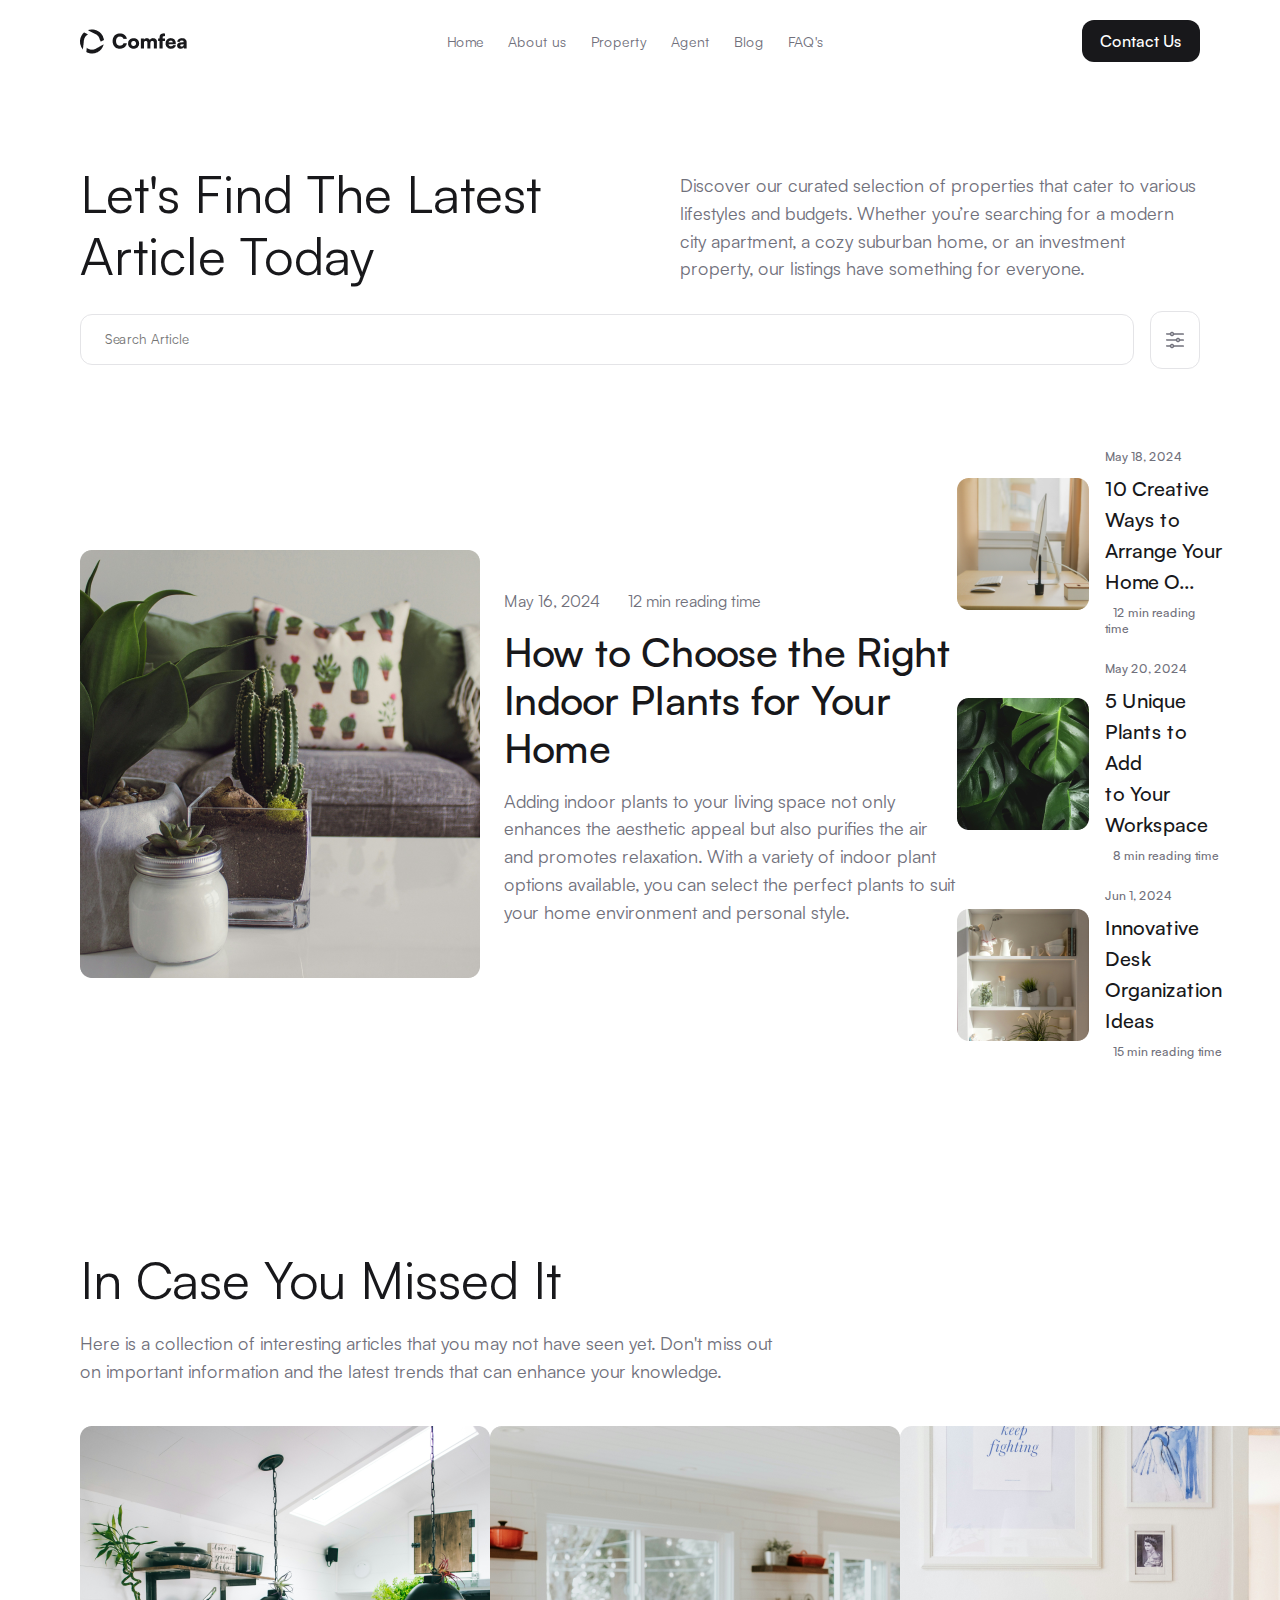
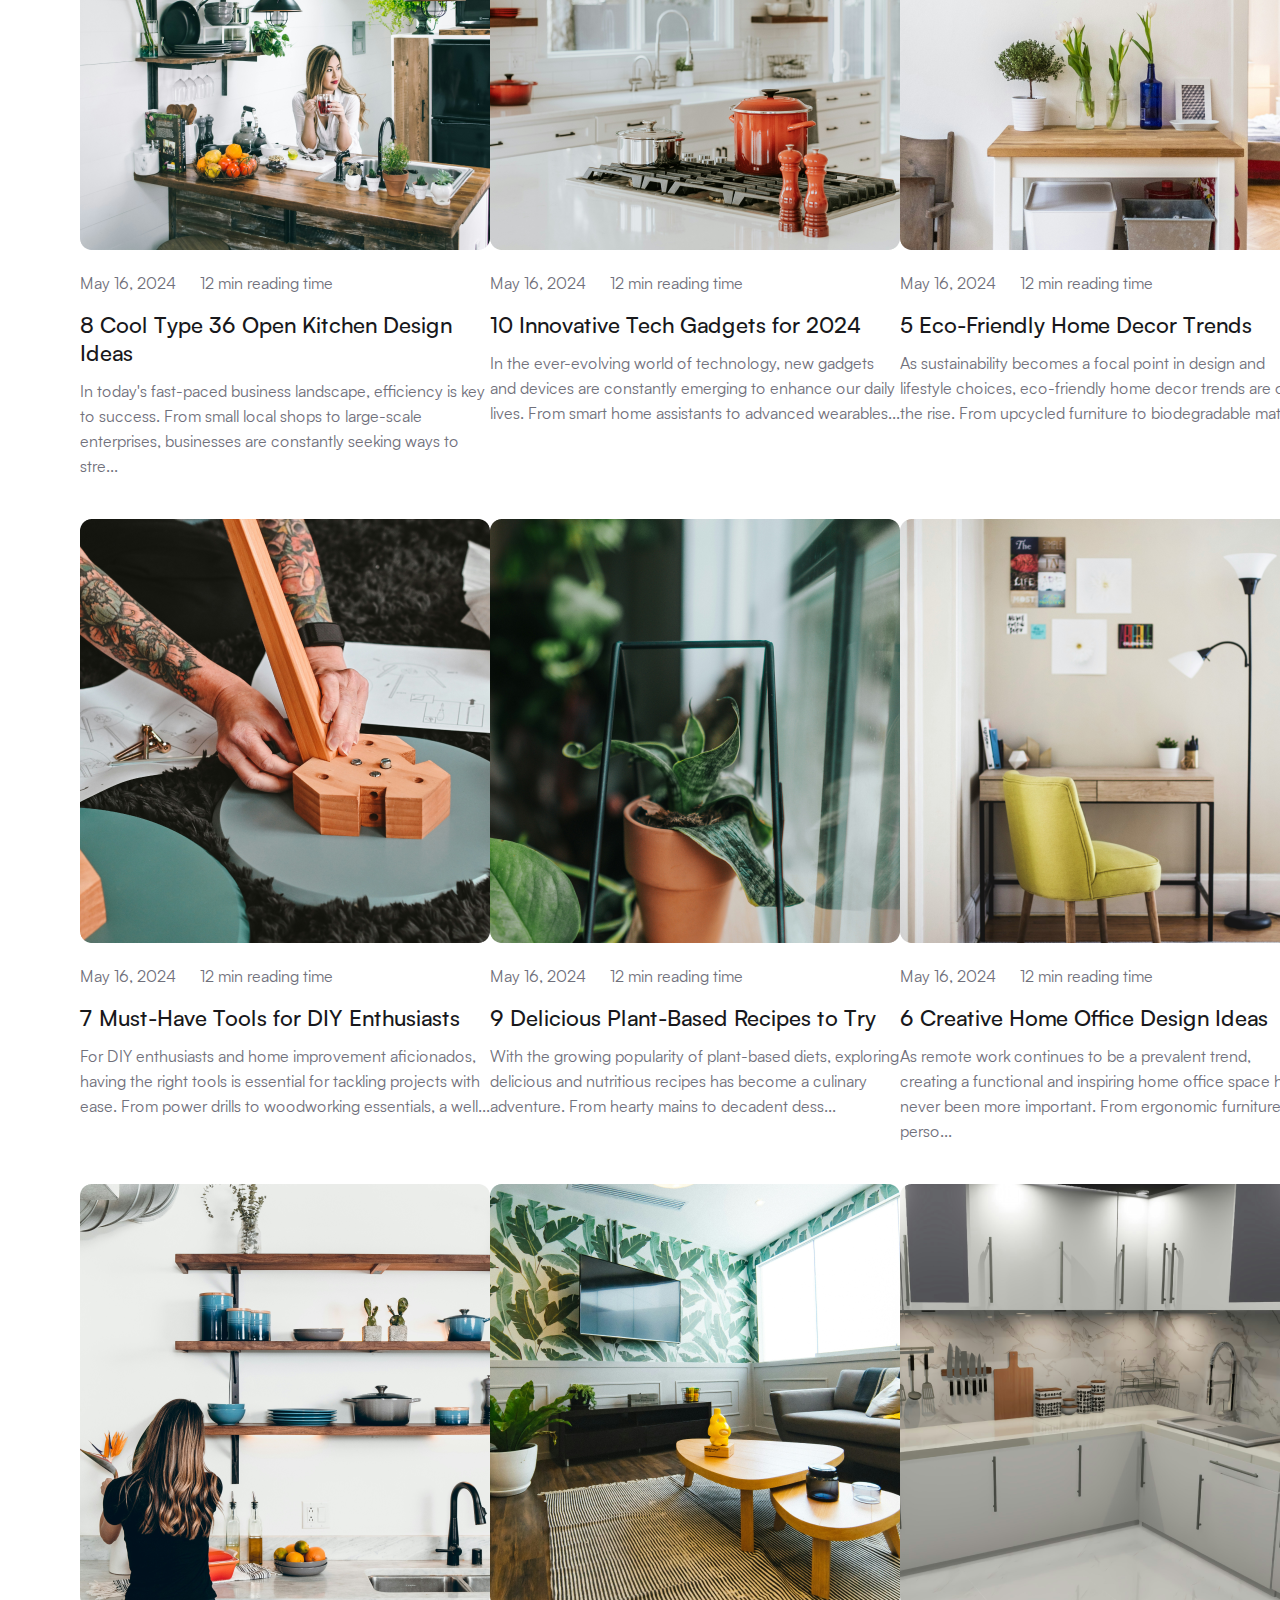
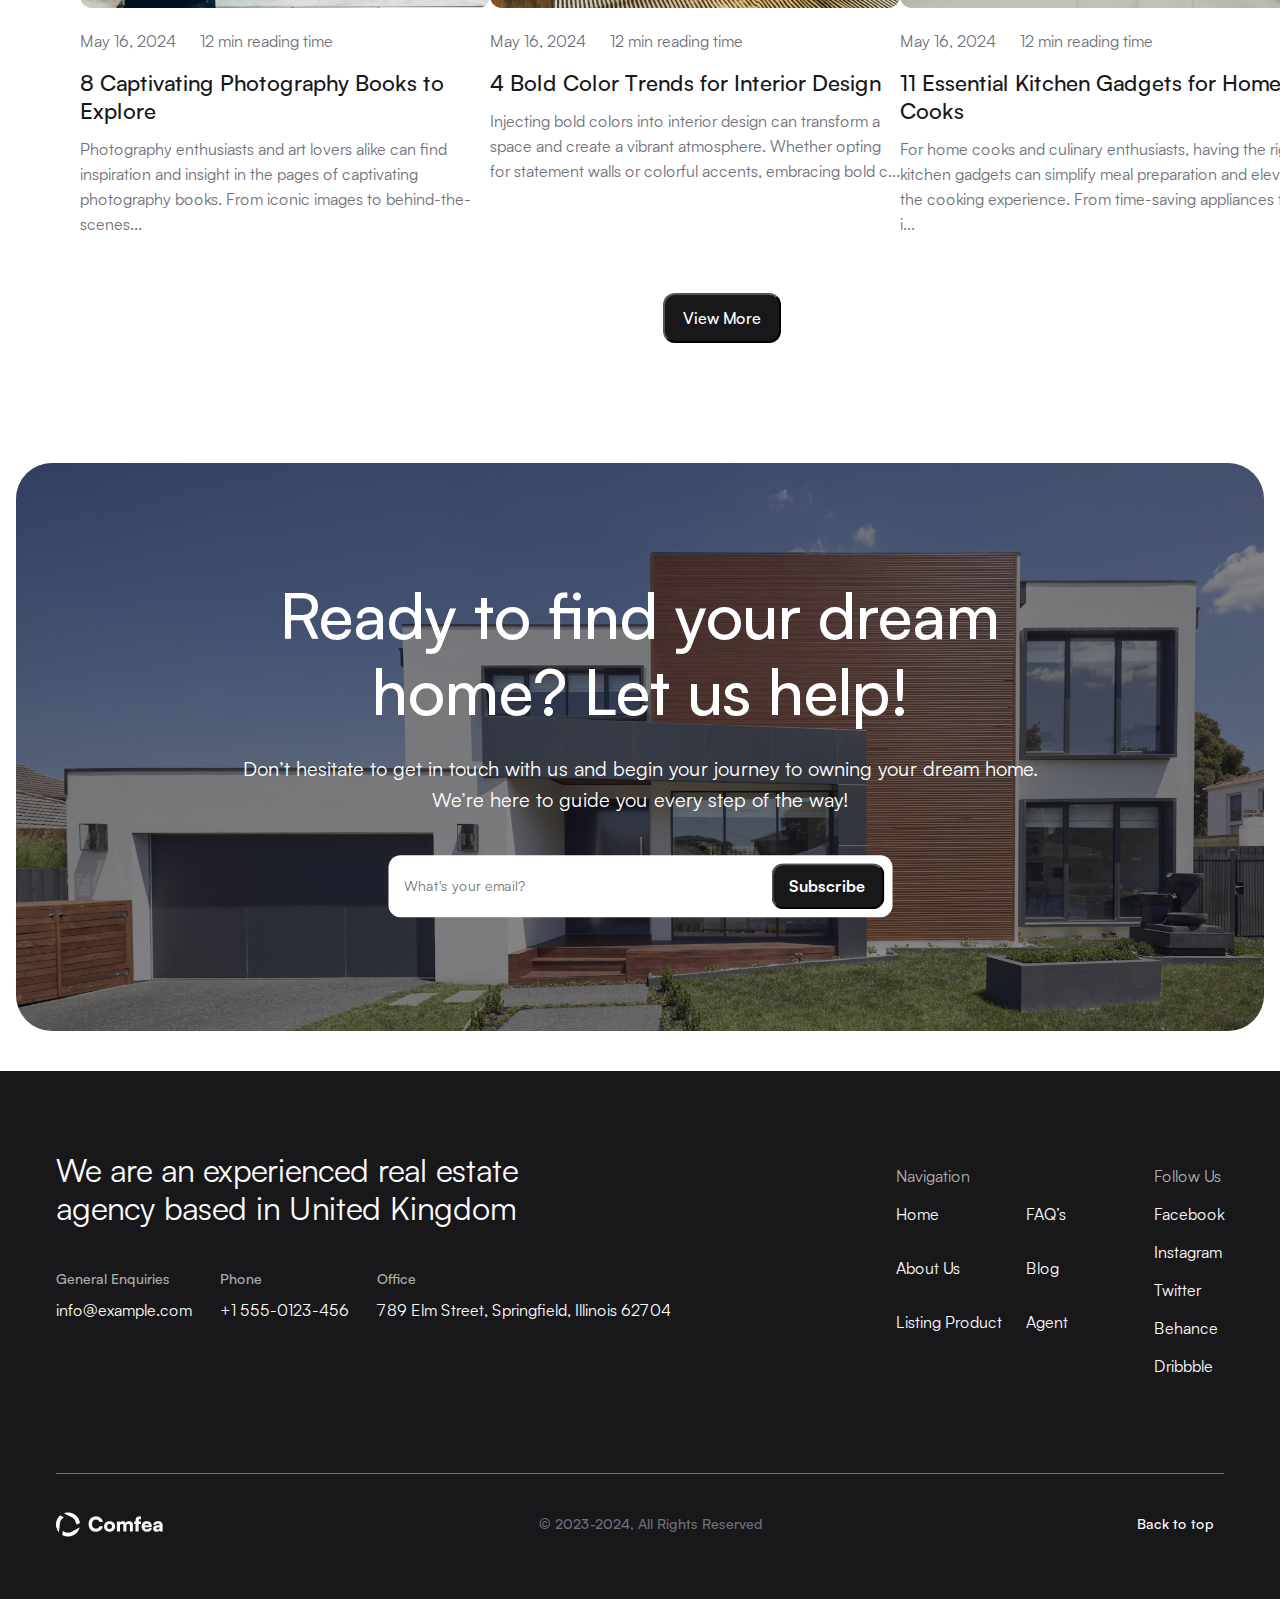
<file: blog.html>
<!DOCTYPE html>
<html lang="en">
  <head>
    <meta charset="UTF-8" />
    <meta name="viewport" content="width=device-width, initial-scale=1.0" />
    <title>Blog</title>
    <link rel="stylesheet" href="blog.css" />

    <!-- cdn link -->
    <link
      rel="stylesheet"
      href="https://cdnjs.cloudflare.com/ajax/libs/font-awesome/6.7.1/css/all.min.css"
      integrity="sha512-5Hs3dF2AEPkpNAR7UiOHba+lRSJNeM2ECkwxUIxC1Q/FLycGTbNapWXB4tP889k5T5Ju8fs4b1P5z/iB4nMfSQ=="
      crossorigin="anonymous"
      referrerpolicy="no-referrer"
    />
  </head>
  <body>
    <!-- header strats -->
    <header>
      <img src="Assets/about/icon/logo.png" alt="logo" />
      <nav>
        <ul>
          <li><a href="index.html">Home</a></li>
          <li><a href="about.html">About us</a></li>
          <li><a href="listing.html">Property</a></li>
          <li><a href="#">Agent</a></li>
          <li><a href="blog.html">Blog</a></li>
          <li><a href="faq.html">FAQ's</a></li>
        </ul>
      </nav>
      <div class="contuct_us">
        <a href="contact.html">Contact Us</a>
      </div>
    </header>
    <!-- header ends -->

    <!-- blog hero section starts -->
    <section class="hero_main_container">
      <div class="hero_header">
        <h2>Let's Find The Latest Article Today</h2>
        <p>
          Discover our curated selection of properties that cater to various
          lifestyles and budgets. Whether you’re searching for a modern city
          apartment, a cozy suburban home, or an investment property, our
          listings have something for everyone.
        </p>
      </div>

      <div class="hero_body">
        <div class="seach_bar">
          <div class="serch_bar_left">
            <span
              ><i class="fa-solid fa-magnifying-glass"></i>
              <input type="search" placeholder="Search Article" />
            </span>
          </div>
          <div class="search_bar_right">
            <span class="search_Icon_image">
              <img src="Assets/about/icon/Search_Icon.png" alt="seach" />
            </span>
          </div>
        </div>

        <div class="hero_body_contant">
          <div class="hero_body_left">
            <div class="hero_bodyl_image">
              <img src="Assets/blog/Image_1.png" alt="image" />
            </div>
            <div class="hero_bodyl_content">
              <p>
                May 16, 2024
                <span
                  ><i class="fa-regular fa-clock"></i>12 min reading time</span
                >
              </p>
              <h2>How to Choose the Right Indoor Plants for Your Home</h2>
              <p class="secound_p">
                Adding indoor plants to your living space not only enhances the
                aesthetic appeal but also purifies the air and promotes
                relaxation. With a variety of indoor plant options available,
                you can select the perfect plants to suit your home environment
                and personal style.
              </p>
            </div>
          </div>

          <div class="hero_body_right">
            <div class="hero_bright_box">
              <div class="hero_bright_box_image">
                <img src="Assets/blog/Image_2.png" alt="image" />
              </div>

              <div class="hero_bright_box_content">
                <p>May 18, 2024</p>
                <h3>
                  10 Creative Ways to <br />
                  Arrange Your Home O...
                </h3>
                <p><i class="fa-regular fa-clock"></i>12 min reading time</p>
              </div>
            </div>

            <div class="hero_bright_box">
              <div class="hero_bright_box_image">
                <img src="Assets/blog/Image_3.png" alt="image" />
              </div>

              <div class="hero_bright_box_content">
                <p>May 20, 2024</p>
                <h3>
                  5 Unique Plants to Add <br />
                  to Your Workspace
                </h3>
                <p><i class="fa-regular fa-clock"></i>8 min reading time</p>
              </div>
            </div>

            <div class="hero_bright_box">
              <div class="hero_bright_box_image">
                <img src="Assets/blog/Image_4.png" alt="image" />
              </div>

              <div class="hero_bright_box_content">
                <p>Jun 1, 2024</p>
                <h3>
                  Innovative Desk <br />
                  Organization Ideas
                </h3>
                <p><i class="fa-regular fa-clock"></i>15 min reading time</p>
              </div>
            </div>
          </div>
        </div>
      </div>
    </section>
    <!-- blog hero section ends -->

    <!-- main section starts -->
    <main class="main_section_main_container">
      <div class="main_header">
        <h2>In Case You Missed It</h2>
        <p>
          Here is a collection of interesting articles that you may not have
          seen yet. Don't miss out <br />
          on important information and the latest trends that can enhance your
          knowledge.
        </p>
      </div>

      <div class="main_body">
        <div class="main_body_boxes">
          <div class="first_row_box">
            <div class="main_body_box">
              <img src="Assets/blog/m_1.png" alt="image" />
              <p>
                May 16, 2024
                <span
                  ><i class="fa-regular fa-clock"></i>12 min reading time</span
                >
              </p>
              <h3>8 Cool Type 36 Open Kitchen Design Ideas</h3>
              <p>
                In today's fast-paced business landscape, efficiency is key to
                success. From small local shops to large-scale enterprises,
                businesses are constantly seeking ways to stre...
              </p>
            </div>

            <div class="main_body_box">
              <img src="Assets/blog/m_2.png" alt="image" />
              <p>
                May 16, 2024
                <span
                  ><i class="fa-regular fa-clock"></i>12 min reading time</span
                >
              </p>
              <h3>10 Innovative Tech Gadgets for 2024</h3>
              <p>
                In the ever-evolving world of technology, new gadgets and
                devices are constantly emerging to enhance our daily lives. From
                smart home assistants to advanced wearables...
              </p>
            </div>

            <div class="main_body_box">
              <img src="Assets/blog/m_3.png" alt="image" />
              <p>
                May 16, 2024
                <span
                  ><i class="fa-regular fa-clock"></i>12 min reading time</span
                >
              </p>
              <h3>5 Eco-Friendly Home Decor Trends</h3>
              <p>
                As sustainability becomes a focal point in design and lifestyle
                choices, eco-friendly home decor trends are on the rise. From
                upcycled furniture to biodegradable materi...
              </p>
            </div>
          </div>

          <div class="secound_row_box">
            <div class="main_body_box">
              <img src="Assets/blog/m_4.png" alt="image" />
              <p>
                May 16, 2024
                <span
                  ><i class="fa-regular fa-clock"></i>12 min reading time</span
                >
              </p>
              <h3>7 Must-Have Tools for DIY Enthusiasts</h3>
              <p>
                For DIY enthusiasts and home improvement aficionados, having the
                right tools is essential for tackling projects with ease. From
                power drills to woodworking essentials, a well...
              </p>
            </div>

            <div class="main_body_box">
              <img src="Assets/blog/m_5.png" alt="image" />
              <p>
                May 16, 2024
                <span
                  ><i class="fa-regular fa-clock"></i>12 min reading time</span
                >
              </p>
              <h3>9 Delicious Plant-Based Recipes to Try</h3>
              <p>
                With the growing popularity of plant-based diets, exploring
                delicious and nutritious recipes has become a culinary
                adventure. From hearty mains to decadent dess...
              </p>
            </div>

            <div class="main_body_box">
              <img src="Assets/blog/m_6.png" alt="image" />
              <p>
                May 16, 2024
                <span
                  ><i class="fa-regular fa-clock"></i>12 min reading time</span
                >
              </p>
              <h3>6 Creative Home Office Design Ideas</h3>
              <p>
                As remote work continues to be a prevalent trend, creating a
                functional and inspiring home office space has never been more
                important. From ergonomic furniture to perso...
              </p>
            </div>
          </div>

          <div class="third_row_box">
            <div class="main_body_box">
              <img src="Assets/blog/m_7.png" alt="image" />
              <p>
                May 16, 2024
                <span
                  ><i class="fa-regular fa-clock"></i>12 min reading time</span
                >
              </p>
              <h3>8 Captivating Photography Books to Explore</h3>
              <p>
                Photography enthusiasts and art lovers alike can find
                inspiration and insight in the pages of captivating photography
                books. From iconic images to behind-the-scenes...
              </p>
            </div>

            <div class="main_body_box">
              <img src="Assets/blog/m_8.png" alt="image" />
              <p>
                May 16, 2024
                <span
                  ><i class="fa-regular fa-clock"></i>12 min reading time</span
                >
              </p>
              <h3>4 Bold Color Trends for Interior Design</h3>
              <p>
                Injecting bold colors into interior design can transform a space
                and create a vibrant atmosphere. Whether opting for statement
                walls or colorful accents, embracing bold c...
              </p>
            </div>

            <div class="main_body_box">
              <img src="Assets/blog/m_9.png" alt="image" />
              <p>
                May 16, 2024
                <span
                  ><i class="fa-regular fa-clock"></i>12 min reading time</span
                >
              </p>
              <h3>11 Essential Kitchen Gadgets for Home Cooks</h3>
              <p>
                For home cooks and culinary enthusiasts, having the right
                kitchen gadgets can simplify meal preparation and elevate the
                cooking experience. From time-saving appliances to i...
              </p>
            </div>
          </div>
        </div>
        <div class="main_body_button">
          <button type="button">View More</button>
        </div>
      </div>
    </main>
    <!-- main section ends -->

    <!-- contact section starts -->
    <section class="contackt_main_container">
      <div class="contact_bg_image">
        <div class="contact_image_container">
          <img src="Assets/blog/bgofcontackt.png" alt="bg image" />
          <div class="overlay_two"></div>
        </div>

        <div class="contact_info">
          <div class="contact_head">
            <h2>
              Ready to find your dream <br />
              home? Let us help!
            </h2>
            <p>
              Don’t hesitate to get in touch with us and begin your journey to
              owning your dream home. <br />
              We’re here to guide you every step of the way!
            </p>
          </div>

          <div class="contact_subcribe_bar">
            <span>
              <input type="email" placeholder="What's your email?" />
              <button type="button">Subscribe</button>
            </span>
          </div>
        </div>
      </div>
    </section>
    <!-- contact section ends -->

    <!-- Footer starts -->
    <footer>
      <div class="footer_up">
        <div class="footer_info_left">
          <h3>
            We are an experienced real estate <br />
            agency based in United Kingdom
          </h3>
          <p><span>General Enquiries</span><br />info@example.com</p>
          <p><span>Phone</span><br />+1 555-0123-456</p>
          <p>
            <span>Office</span><br />789 Elm Street, Springfield, Illinois 62704
          </p>
        </div>
        <div class="footer_info_right">
          <div class="nvaigations_container">
            <div class="navigation_one">
              <p>Navigation</p>
              <div class="navigtaion">
                <nav>
                  <p><a href="">Home</a></p>
                  <p><a href="about.html">About Us</a></p>
                  <p><a href="">Listing Product</a></p>
                </nav>
                <nav>
                  <p><a href="">FAQ’s</a></p>
                  <p><a href="">Blog</a></p>
                  <p><a href="">Agent</a></p>
                </nav>
              </div>
            </div>
            <div class="navigation_two">
              <p>Follow Us</p>
              <nav>
                <p><a href="#">Facebook</a></p>
                <p><a href="#">Instagram</a></p>
                <p><a href="#">Twitter</a></p>
                <p><a href="#">Behance</a></p>
                <p><a href="#">Dribbble</a></p>
              </nav>
            </div>
          </div>
        </div>
      </div>

      <div class="footer_down">
        <img src="Assets/logo.png" alt="logo" />
        <span>© 2023-2024, All Rights Reserved</span>
        <p>Back to top<i class="fa-solid fa-arrow-up"></i></p>
      </div>
    </footer>
    <!-- Footer ends -->
  </body>
</html>
</file>
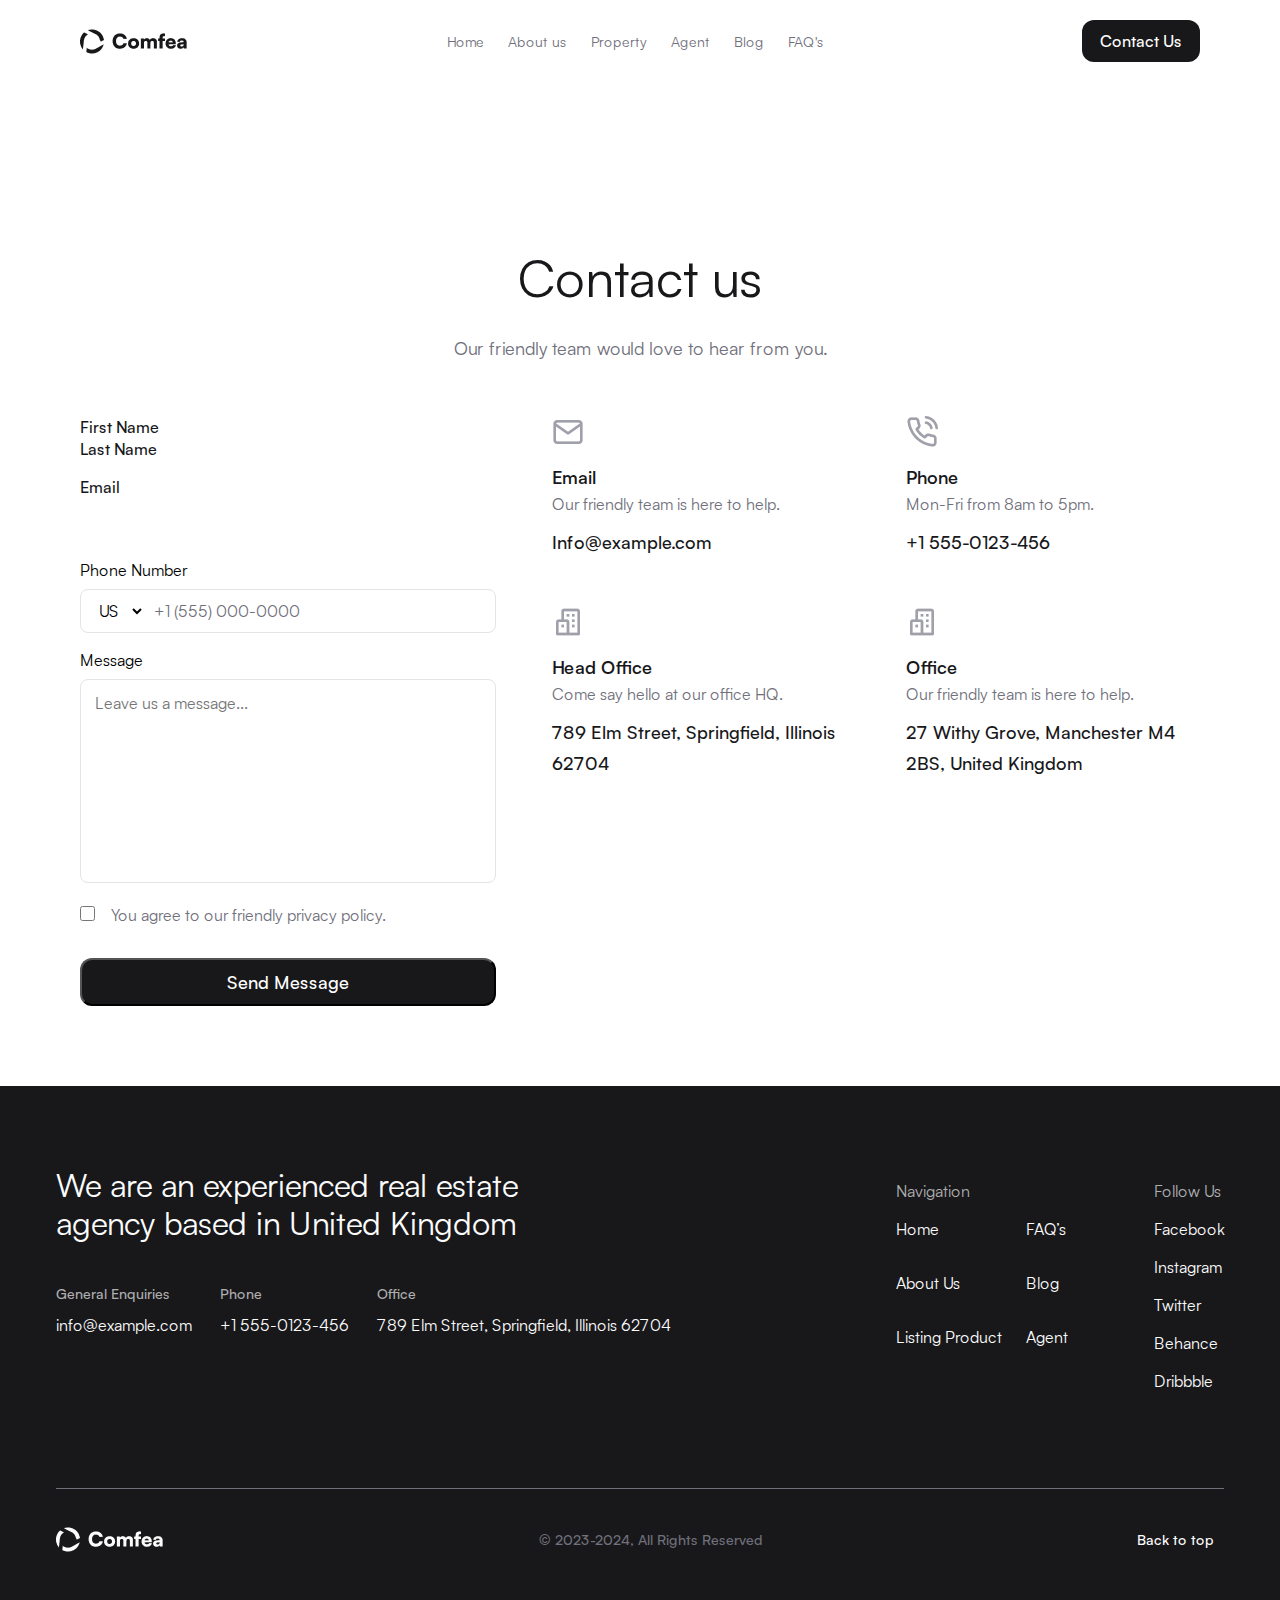
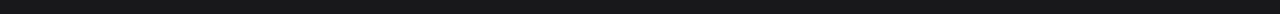
<file: contact.html>
<!DOCTYPE html>
<html lang="en">
  <head>
    <meta charset="UTF-8" />
    <meta name="viewport" content="width=device-width, initial-scale=1.0" />
    <title>Contact us</title>
    <!-- link css  -->
    <link rel="stylesheet" href="contact.css" />
    <!-- cdn link -->
    <link
      rel="stylesheet"
      href="https://cdnjs.cloudflare.com/ajax/libs/font-awesome/6.7.1/css/all.min.css"
      integrity="sha512-5Hs3dF2AEPkpNAR7UiOHba+lRSJNeM2ECkwxUIxC1Q/FLycGTbNapWXB4tP889k5T5Ju8fs4b1P5z/iB4nMfSQ=="
      crossorigin="anonymous"
      referrerpolicy="no-referrer"
    />
  </head>
  <body>
    <!-- header strats -->
    <header>
      <img src="Assets/about/icon/logo.png" alt="logo" />
      <nav>
        <ul>
          <li><a href="index.html">Home</a></li>
          <li><a href="about.html">About us</a></li>
          <li><a href="listing.html">Property</a></li>
          <li><a href="#">Agent</a></li>
          <li><a href="blog.html">Blog</a></li>
          <li><a href="faq.html">FAQ's</a></li>
        </ul>
      </nav>
      <div class="contuct_us">
        <a href="contact.html">Contact Us</a>
      </div>
    </header>
    <!-- header ends -->

    <!-- contact main section starts -->
    <main class="main_section_container">
      <div class="contact_head">
        <h1>Contact us</h1>
        <p>Our friendly team would love to hear from you.</p>
      </div>
      <div class="contact_body">
        <div class="contact_body_left">
          <div class="name_input">
            <input type="text" placeholder="First Name" />
            <input type="text" placeholder="Last Name" />
          </div>
          <div class="input_for_email">
            <textarea name="" id="" placeholder="Email"></textarea>
            <!-- <input type="email" placeholder="Email" /> -->
          </div>

          <div class="phone_input_main_container">
            <label for="phone">Phone Number</label>
            <div class="phone-input">
              <select class="country-code">
                <option value="US">US</option>
                <option value="CA">CA</option>
                <option value="UK">UK</option>
                <option value="UK">UAE</option>
                <option value="UK">BD</option>
                <option value="UK">AUS</option>
              </select>
              <input
                type="text"
                placeholder="+1 (555) 000-0000"
                class="phone-number"
              />
            </div>
          </div>

          <div class="text_area_container">
            <label for="Text Area">Message</label>
            <textarea
              name=""
              id=""
              placeholder="Leave us a message..."
            ></textarea>
          </div>
          <div class="checkbox_container">
            <input type="checkbox" name="" id="" />
            <span>You agree to our friendly privacy policy.</span>
          </div>
          <button type="button">Send Message</button>
        </div>

        <div class="contact_body_right">
          <div class="row_one">
            <div class="info_container">
              <img src="Assets/blog/mail_icon.png" alt="icon" />
              <h6>Email</h6>
              <span>Our friendly team is here to help.</span>
              <p>Info@example.com</p>
            </div>

            <div class="info_container">
              <img src="Assets/blog/phone-icon.png" alt="icon" />
              <h6>Phone</h6>
              <span>Mon-Fri from 8am to 5pm.</span>
              <p>+1 555-0123-456</p>
            </div>
          </div>

          <div class="row_two">
            <div class="info_container">
              <img src="Assets/blog/office_icon.png" alt="icon" />
              <h6>Head Office</h6>
              <span>Come say hello at our office HQ.</span>
              <p>789 Elm Street, Springfield, Illinois 62704</p>
            </div>

            <div class="info_container">
              <img src="Assets/blog/office_icon.png" alt="icon" />
              <h6>Office</h6>
              <span>Our friendly team is here to help.</span>
              <p>27 Withy Grove, Manchester M4 2BS, United Kingdom</p>
            </div>
          </div>
        </div>
      </div>
    </main>
    <!-- contact main section ends -->

    <!-- Footer starts -->
    <footer>
      <div class="footer_up">
        <div class="footer_info_left">
          <h3>
            We are an experienced real estate <br />
            agency based in United Kingdom
          </h3>
          <p><span>General Enquiries</span><br />info@example.com</p>
          <p><span>Phone</span><br />+1 555-0123-456</p>
          <p>
            <span>Office</span><br />789 Elm Street, Springfield, Illinois 62704
          </p>
        </div>
        <div class="footer_info_right">
          <div class="nvaigations_container">
            <div class="navigation_one">
              <p>Navigation</p>
              <div class="navigtaion">
                <nav>
                  <p><a href="">Home</a></p>
                  <p><a href="about.html">About Us</a></p>
                  <p><a href="">Listing Product</a></p>
                </nav>
                <nav>
                  <p><a href="">FAQ’s</a></p>
                  <p><a href="">Blog</a></p>
                  <p><a href="">Agent</a></p>
                </nav>
              </div>
            </div>
            <div class="navigation_two">
              <p>Follow Us</p>
              <nav>
                <p><a href="#">Facebook</a></p>
                <p><a href="#">Instagram</a></p>
                <p><a href="#">Twitter</a></p>
                <p><a href="#">Behance</a></p>
                <p><a href="#">Dribbble</a></p>
              </nav>
            </div>
          </div>
        </div>
      </div>

      <div class="footer_down">
        <img src="Assets/logo.png" alt="logo" />
        <span>© 2023-2024, All Rights Reserved</span>
        <p>Back to top<i class="fa-solid fa-arrow-up"></i></p>
      </div>
    </footer>
    <!-- Footer ends -->
  </body>
</html>
</file>
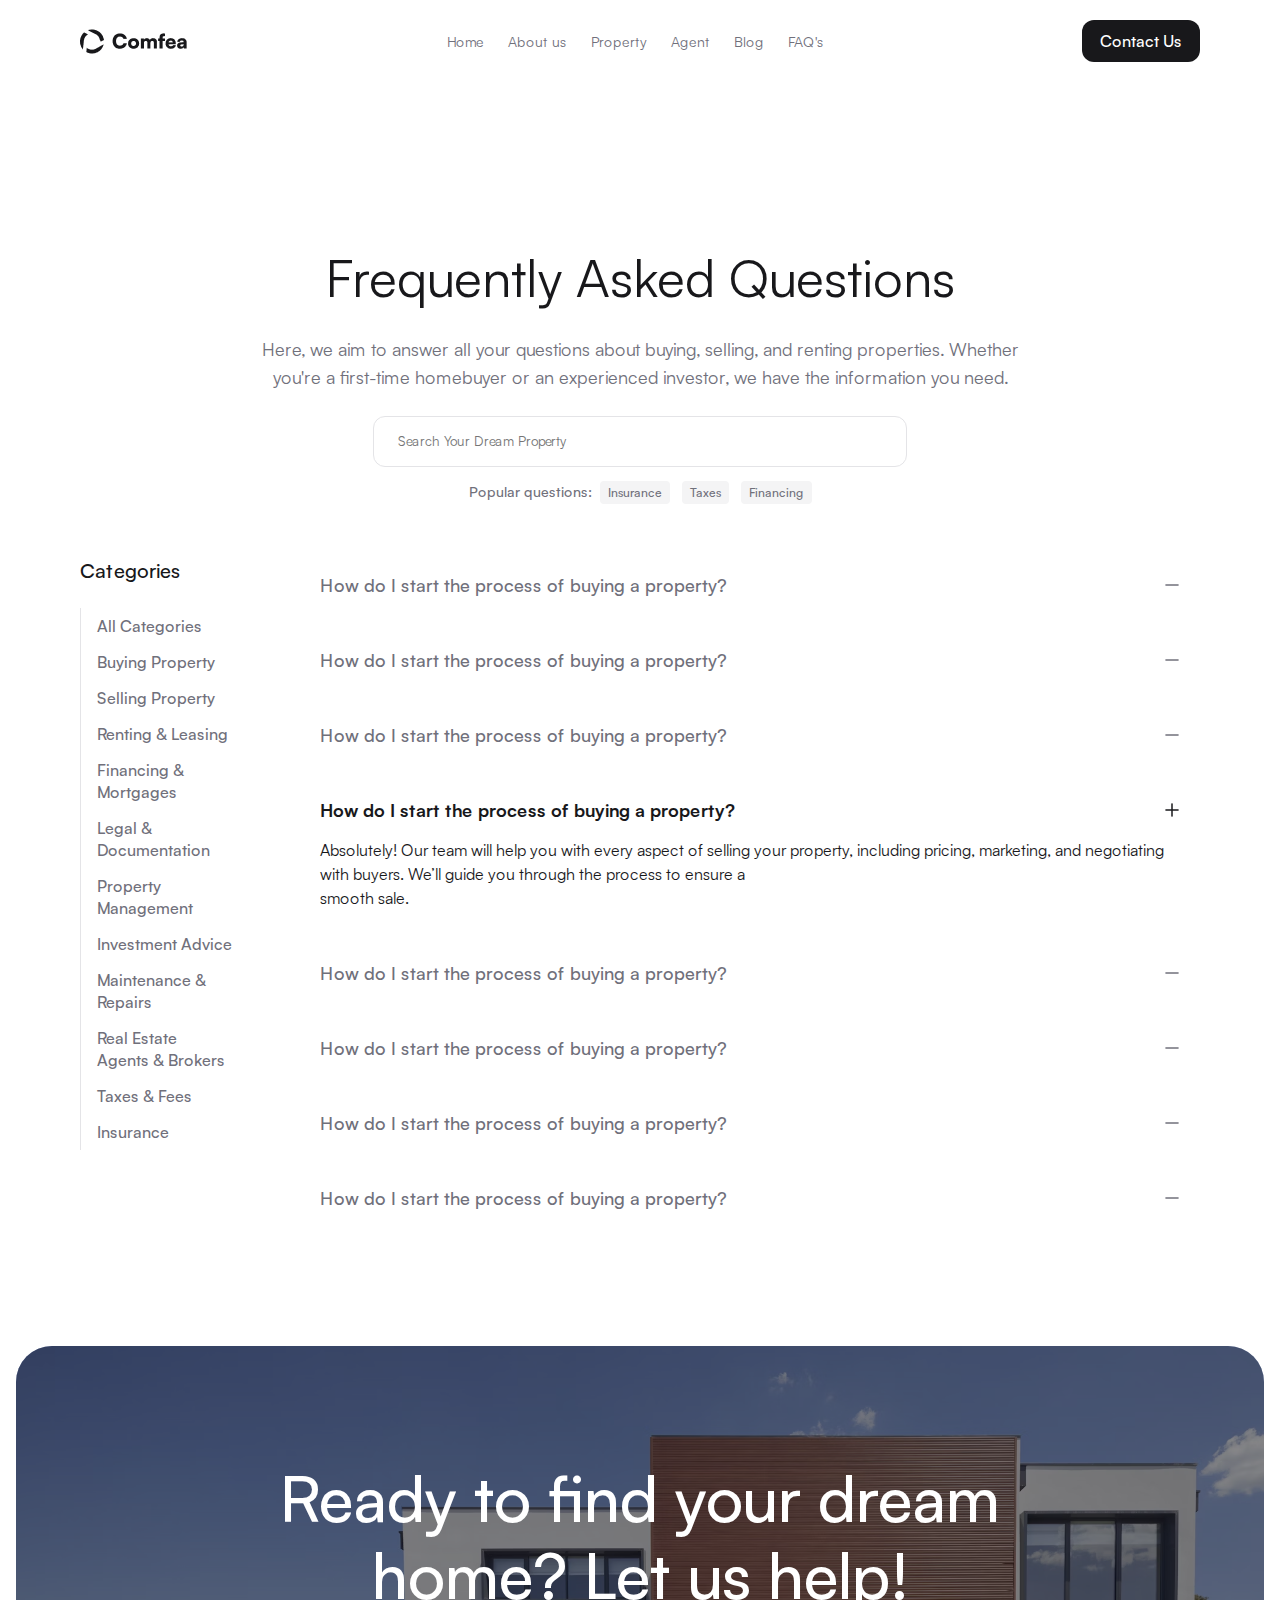
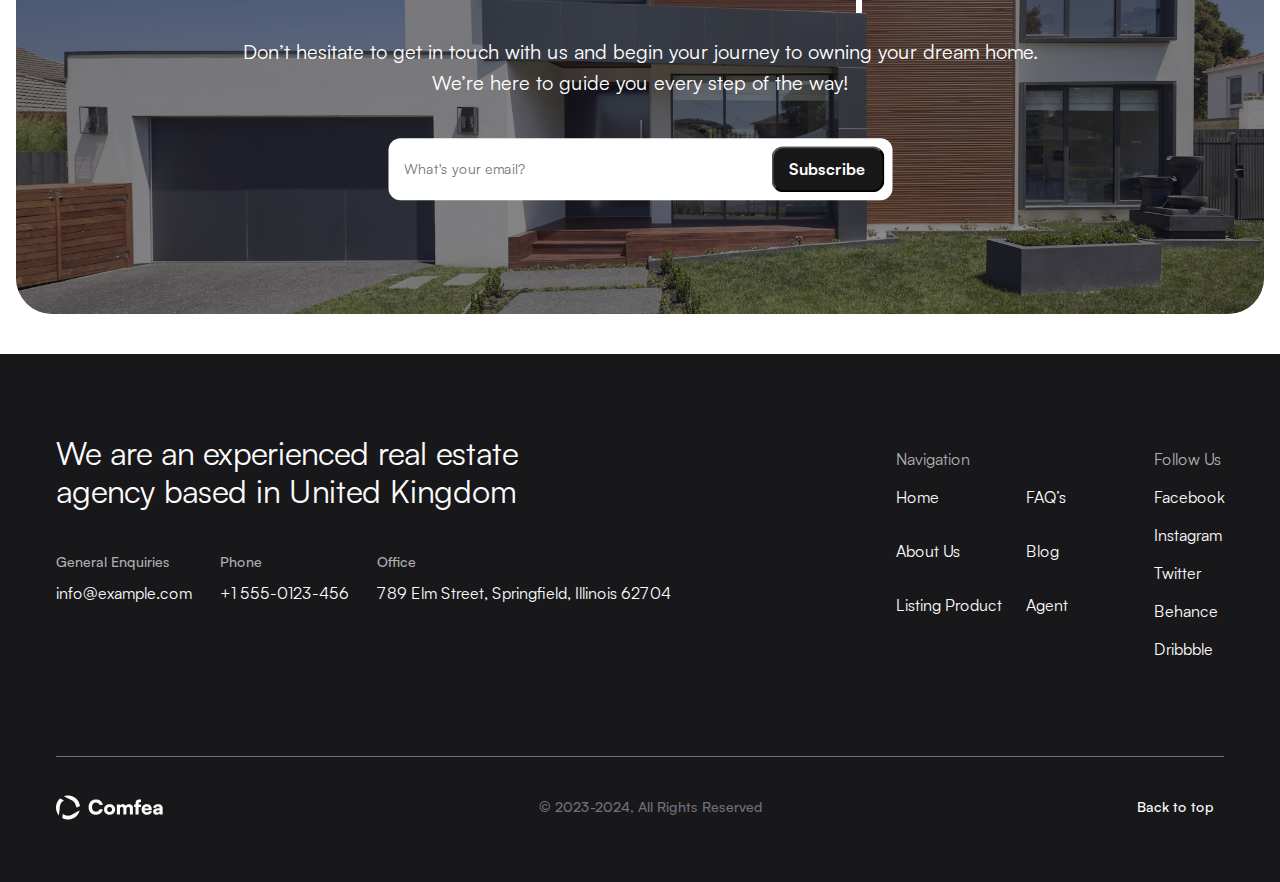
<file: faq.html>
<!DOCTYPE html>
<html lang="en">
  <head>
    <meta charset="UTF-8" />
    <meta name="viewport" content="width=device-width, initial-scale=1.0" />
    <title>Frequently Asked Questions</title>

    <!-- link css  -->
    <link rel="stylesheet" href="faq.css" />
    <!-- cdn link -->
    <link
      rel="stylesheet"
      href="https://cdnjs.cloudflare.com/ajax/libs/font-awesome/6.7.1/css/all.min.css"
      integrity="sha512-5Hs3dF2AEPkpNAR7UiOHba+lRSJNeM2ECkwxUIxC1Q/FLycGTbNapWXB4tP889k5T5Ju8fs4b1P5z/iB4nMfSQ=="
      crossorigin="anonymous"
      referrerpolicy="no-referrer"
    />
  </head>
  <body>
    <!-- header strats -->
    <header>
      <img src="Assets/about/icon/logo.png" alt="logo" />
      <nav>
        <ul>
          <li><a href="index.html">Home</a></li>
          <li><a href="about.html">About us</a></li>
          <li><a href="listing.html">Property</a></li>
          <li><a href="#">Agent</a></li>
          <li><a href="blog.html">Blog</a></li>
          <li><a href="faq.html">FAQ's</a></li>
        </ul>
      </nav>
      <div class="contuct_us">
        <a href="contact.html">Contact Us</a>
      </div>
    </header>
    <!-- header ends -->

    <!-- hero section starts -->
    <section class="hero_main_container">
      <div class="hero_head">
        <h1>Frequently Asked Questions</h1>
        <p>
          Here, we aim to answer all your questions about buying, selling, and
          renting properties. Whether <br />
          you're a first-time homebuyer or an experienced investor, we have the
          information you need.
        </p>
      </div>

      <div class="hero_seach_bar">
        <div class="serch_bar">
          <span
            ><i class="fa-solid fa-magnifying-glass"></i>
            <input type="search" placeholder="Search Your Dream Property" />
          </span>
        </div>
      </div>

      <div class="hero_popular_questions">
        <p>
          Popular questions:<span>Insurance</span> <span>Taxes</span>
          <span>Financing</span>
        </p>
      </div>
    </section>
    <!-- hero section ends -->

    <!-- main section starts -->
    <main class="main_section_container">
      <div class="main_left">
        <h4>Categories</h4>
        <div class="Categories_names">
          <p>All Categories</p>
          <p>Buying Property</p>
          <p>Selling Property</p>
          <p>Renting & Leasing</p>
          <p>Financing & Mortgages</p>
          <p>Legal & Documentation</p>
          <p>Property Management</p>
          <p>Investment Advice</p>
          <p>Maintenance & Repairs</p>
          <p>Real Estate Agents & Brokers</p>
          <p>Taxes & Fees</p>
          <p>Insurance</p>
        </div>
      </div>

      <div class="faq_right">
        <div class="option_rows">
          <p>How do I start the process of buying a property?</p>
          <img src="Assets/minus_icon.png" alt="icon" />
        </div>
        <div class="option_rows">
          <p>How do I start the process of buying a property?</p>
          <img src="Assets/minus_icon.png" alt="icon" />
        </div>
        <div class="option_rows">
          <p>How do I start the process of buying a property?</p>
          <img src="Assets/minus_icon.png" alt="icon" />
        </div>

        <div class="help_option_bar">
          <div class="option_rows">
            <p>How do I start the process of buying a property?</p>
            <img src="Assets/plus_icon.png" alt="icon" />
          </div>
          <div class="description">
            <p>
              Absolutely! Our team will help you with every aspect of selling
              your property, including pricing, marketing, and negotiating with
              buyers. We’ll guide you through the process to ensure a
              <br />
              smooth sale.
            </p>
          </div>
        </div>
        <div class="option_rows">
          <p>How do I start the process of buying a property?</p>
          <img src="Assets/minus_icon.png" alt="icon" />
        </div>
        <div class="option_rows">
          <p>How do I start the process of buying a property?</p>
          <img src="Assets/minus_icon.png" alt="icon" />
        </div>
        <div class="option_rows">
          <p>How do I start the process of buying a property?</p>
          <img src="Assets/minus_icon.png" alt="icon" />
        </div>
        <div class="option_rows">
          <p>How do I start the process of buying a property?</p>
          <img src="Assets/minus_icon.png" alt="icon" />
        </div>
      </div>
    </main>
    <!-- main section ends -->

    <!-- contact section starts -->
    <section class="contackt_main_container">
      <div class="contact_bg_image">
        <div class="contact_image_container">
          <img src="Assets/blog/bgofcontackt.png" alt="bg image" />
          <div class="overlay_two"></div>
        </div>

        <div class="contact_info">
          <div class="contact_head">
            <h2>
              Ready to find your dream <br />
              home? Let us help!
            </h2>
            <p>
              Don’t hesitate to get in touch with us and begin your journey to
              owning your dream home. <br />
              We’re here to guide you every step of the way!
            </p>
          </div>

          <div class="contact_subcribe_bar">
            <span>
              <input type="email" placeholder="What's your email?" />
              <button type="button">Subscribe</button>
            </span>
          </div>
        </div>
      </div>
    </section>
    <!-- contact section ends -->

    <!-- Footer starts -->
    <footer>
      <div class="footer_up">
        <div class="footer_info_left">
          <h3>
            We are an experienced real estate <br />
            agency based in United Kingdom
          </h3>
          <p><span>General Enquiries</span><br />info@example.com</p>
          <p><span>Phone</span><br />+1 555-0123-456</p>
          <p>
            <span>Office</span><br />789 Elm Street, Springfield, Illinois 62704
          </p>
        </div>
        <div class="footer_info_right">
          <div class="nvaigations_container">
            <div class="navigation_one">
              <p>Navigation</p>
              <div class="navigtaion">
                <nav>
                  <p><a href="">Home</a></p>
                  <p><a href="about.html">About Us</a></p>
                  <p><a href="">Listing Product</a></p>
                </nav>
                <nav>
                  <p><a href="">FAQ’s</a></p>
                  <p><a href="">Blog</a></p>
                  <p><a href="">Agent</a></p>
                </nav>
              </div>
            </div>
            <div class="navigation_two">
              <p>Follow Us</p>
              <nav>
                <p><a href="#">Facebook</a></p>
                <p><a href="#">Instagram</a></p>
                <p><a href="#">Twitter</a></p>
                <p><a href="#">Behance</a></p>
                <p><a href="#">Dribbble</a></p>
              </nav>
            </div>
          </div>
        </div>
      </div>

      <div class="footer_down">
        <img src="Assets/logo.png" alt="logo" />
        <span>© 2023-2024, All Rights Reserved</span>
        <p>Back to top<i class="fa-solid fa-arrow-up"></i></p>
      </div>
    </footer>
    <!-- Footer ends -->
  </body>
</html>
</file>
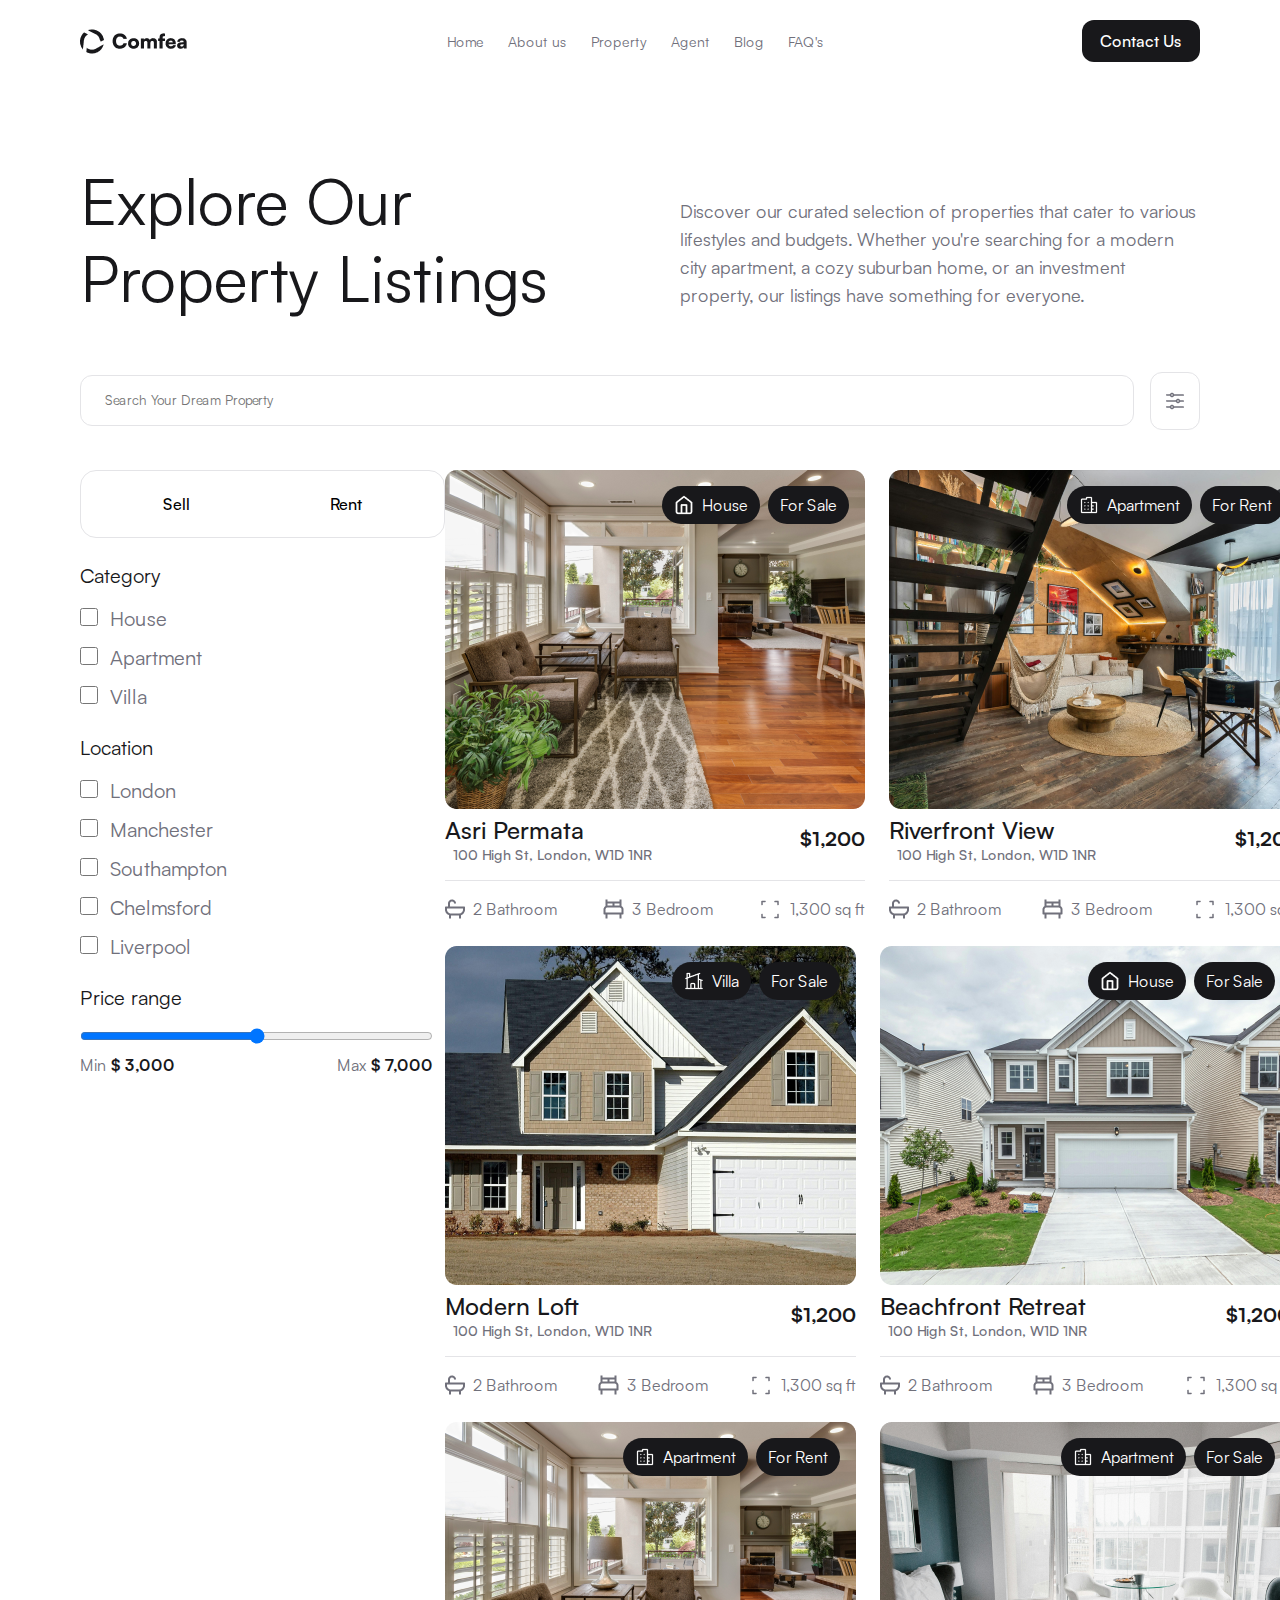
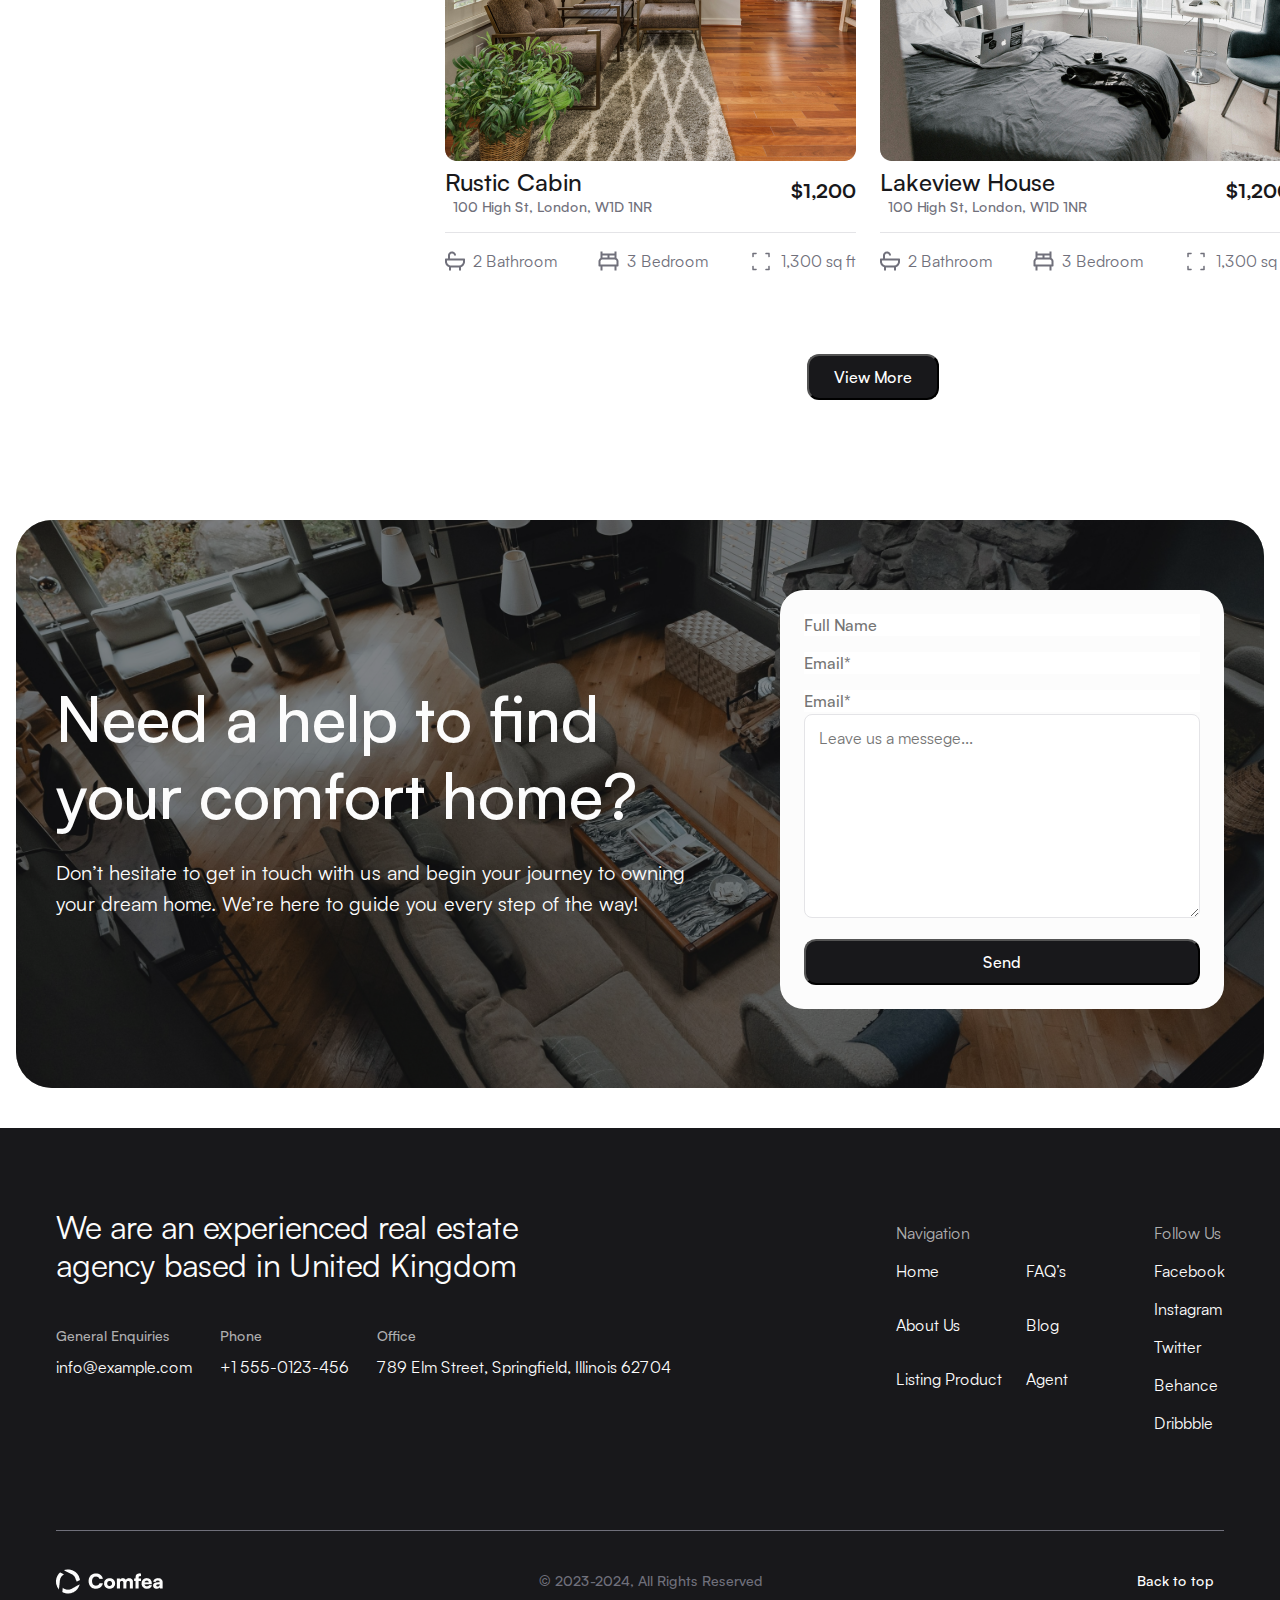
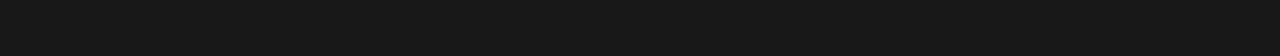
<file: listing.html>
<!DOCTYPE html>
<html lang="en">
  <head>
    <meta charset="UTF-8" />
    <meta name="viewport" content="width=device-width, initial-scale=1.0" />
    <!-- link css -->
    <link rel="stylesheet" href="listing.css" />
    <!-- font awesome cdn link -->
    <link
      rel="stylesheet"
      href="https://cdnjs.cloudflare.com/ajax/libs/font-awesome/6.7.1/css/all.min.css"
      integrity="sha512-5Hs3dF2AEPkpNAR7UiOHba+lRSJNeM2ECkwxUIxC1Q/FLycGTbNapWXB4tP889k5T5Ju8fs4b1P5z/iB4nMfSQ=="
      crossorigin="anonymous"
      referrerpolicy="no-referrer"
    />
    <title>listing</title>
  </head>
  <body>
    <!-- header strats -->
    <header>
      <img src="Assets/about/icon/logo.png" alt="logo" />
      <nav>
        <ul>
          <li><a href="index.html">Home</a></li>
          <li><a href="about.html">About us</a></li>
          <li><a href="listing.html">Property</a></li>
          <li><a href="#">Agent</a></li>
          <li><a href="blog.html">Blog</a></li>
          <li><a href="faq.html">FAQ's</a></li>
        </ul>
      </nav>
      <div class="contuct_us">
        <a href="contact.html">Contact Us</a>
      </div>
    </header>
    <!-- header ends -->

    <!-- hero section starts -->
    <section class="hero_main_container">
      <div class="hero_header">
        <h2>Explore Our Property Listings</h2>
        <p>
          Discover our curated selection of properties that cater to various
          lifestyles and budgets. Whether you're searching for a modern city
          apartment, a cozy suburban home, or an investment property, our
          listings have something for everyone.
        </p>
      </div>

      <div class="hero_body">
        <div class="seach_bar">
          <div class="serch_bar_left">
            <span
              ><i class="fa-solid fa-magnifying-glass"></i>
              <input type="search" placeholder="Search Your Dream Property" />
            </span>
          </div>
          <div class="search_bar_right">
            <span class="search_Icon_image">
              <img src="Assets/about/icon/Search_Icon.png" alt="seach" />
            </span>
          </div>
        </div>

        <div class="hero_body_main">
          <div class="hero_main_left">
            <div class="sell_rent">
              <button type="button">Sell</button>
              <button type="button">Rent</button>
            </div>

            <div class="Category">
              <p>Category</p>
              <div class="inputs">
                <div class="checkbox">
                  <input type="checkbox" name="" id="" /> <span>House</span>
                </div>
                <div class="checkbox">
                  <input type="checkbox" name="" id="" /> <span>Apartment</span>
                </div>
                <div class="checkbox">
                  <input type="checkbox" name="" id="" /> <span>Villa</span>
                </div>
              </div>
            </div>

            <div class="location_list">
              <p>Location</p>
              <div class="inputs">
                <div class="checkbox">
                  <input type="checkbox" name="" id="" /> <span>London</span>
                </div>

                <div class="checkbox">
                  <input type="checkbox" name="" id="" />
                  <span>Manchester</span>
                </div>

                <div class="checkbox">
                  <input type="checkbox" name="" id="" />
                  <span>Southampton</span>
                </div>

                <div class="checkbox">
                  <input type="checkbox" name="" id="" />
                  <span>Chelmsford</span>
                </div>

                <div class="checkbox">
                  <input type="checkbox" name="" id="" />
                  <span>Liverpool</span>
                </div>
              </div>
            </div>

            <div class="pricing_range">
              <p>Price range</p>
              <input type="range" name="" id="" />
              <div class="min_max">
                <p><span>Min</span>$ 3,000</p>
                <p><span>Max</span>$ 7,000</p>
              </div>
            </div>
          </div>

          <div class="hero_main_right">
            <!-- listing section starts  -->
            <section class="listing_main_container">
              <div class="listing_body">
                <div class="listing_first_row">
                  <div class="box_one">
                    <div class="listing_image_container">
                      <img src="Assets/Property_Image.png" alt="image" />
                      <div class="badges">
                        <div class="left_badge">
                          <img src="Assets/home_icon.png" alt="icon" />
                          <p>House</p>
                        </div>
                        <div class="right_badge">
                          <p>For Sale</p>
                        </div>
                      </div>
                    </div>

                    <div class="listing_info_container">
                      <div class="location">
                        <h3>Asri Permata</h3>
                        <p>
                          <i class="fa-solid fa-location-dot"></i> 100 High St,
                          London, W1D 1NR
                        </p>
                      </div>
                      <div class="pricing">
                        <h4>$1,200</h4>
                      </div>
                    </div>

                    <div class="listing_option_bar">
                      <div class="bathroom">
                        <img src="Assets/bathroom_icon.png" alt="icon" />
                        <p>2 Bathroom</p>
                      </div>
                      <div class="bedroom">
                        <img src="Assets/bedroom_icon.png" alt="icon" />
                        <p>3 Bedroom</p>
                      </div>
                      <div class="area">
                        <img src="Assets/Area_Icon.png" alt="icon" />
                        <p>1,300 sq ft</p>
                      </div>
                    </div>
                  </div>

                  <div class="box.two">
                    <div class="listing_image_container">
                      <img src="Assets/property_2.png" alt="image" />
                      <div class="badges">
                        <div class="left_badge">
                          <img src="Assets/apartment_icon.png" alt="icon" />
                          <p>Apartment</p>
                        </div>
                        <div class="right_badge">
                          <p>For Rent</p>
                        </div>
                      </div>
                    </div>
                    <div class="listing_info_container">
                      <div class="location">
                        <h3>Riverfront View</h3>
                        <p>
                          <i class="fa-solid fa-location-dot"></i> 100 High St,
                          London, W1D 1NR
                        </p>
                      </div>
                      <div class="pricing">
                        <h4>$1,200</h4>
                      </div>
                    </div>
                    <div class="listing_option_bar">
                      <div class="bathroom">
                        <img src="Assets/bathroom_icon.png" alt="icon" />
                        <p>2 Bathroom</p>
                      </div>
                      <div class="bedroom">
                        <img src="Assets/bedroom_icon.png" alt="icon" />
                        <p>3 Bedroom</p>
                      </div>
                      <div class="area">
                        <img src="Assets/Area_Icon.png" alt="icon" />
                        <p>1,300 sq ft</p>
                      </div>
                    </div>
                  </div>
                </div>

                <div class="listing_secound_row">
                  <div class="box_one">
                    <div class="listing_image_container">
                      <img src="Assets/property_4.png" alt="image" />
                      <div class="badges">
                        <div class="left_badge">
                          <img src="Assets/villa_icon.png" alt="icon" />
                          <p>Villa</p>
                        </div>
                        <div class="right_badge">
                          <p>For Sale</p>
                        </div>
                      </div>
                    </div>

                    <div class="listing_info_container">
                      <div class="location">
                        <h3>Modern Loft</h3>
                        <p>
                          <i class="fa-solid fa-location-dot"></i> 100 High St,
                          London, W1D 1NR
                        </p>
                      </div>
                      <div class="pricing">
                        <h4>$1,200</h4>
                      </div>
                    </div>

                    <div class="listing_option_bar">
                      <div class="bathroom">
                        <img src="Assets/bathroom_icon.png" alt="icon" />
                        <p>2 Bathroom</p>
                      </div>
                      <div class="bedroom">
                        <img src="Assets/bedroom_icon.png" alt="icon" />
                        <p>3 Bedroom</p>
                      </div>
                      <div class="area">
                        <img src="Assets/Area_Icon.png" alt="icon" />
                        <p>1,300 sq ft</p>
                      </div>
                    </div>
                  </div>

                  <div class="box.two">
                    <div class="listing_image_container">
                      <img src="Assets/property_5.png" alt="image" />
                      <div class="badges">
                        <div class="left_badge">
                          <img src="Assets/home_icon.png" alt="icon" />
                          <p>House</p>
                        </div>
                        <div class="right_badge">
                          <p>For Sale</p>
                        </div>
                      </div>
                    </div>
                    <div class="listing_info_container">
                      <div class="location">
                        <h3>Beachfront Retreat</h3>
                        <p>
                          <i class="fa-solid fa-location-dot"></i> 100 High St,
                          London, W1D 1NR
                        </p>
                      </div>
                      <div class="pricing">
                        <h4>$1,200</h4>
                      </div>
                    </div>
                    <div class="listing_option_bar">
                      <div class="bathroom">
                        <img src="Assets/bathroom_icon.png" alt="icon" />
                        <p>2 Bathroom</p>
                      </div>
                      <div class="bedroom">
                        <img src="Assets/bedroom_icon.png" alt="icon" />
                        <p>3 Bedroom</p>
                      </div>
                      <div class="area">
                        <img src="Assets/Area_Icon.png" alt="icon" />
                        <p>1,300 sq ft</p>
                      </div>
                    </div>
                  </div>
                </div>

                <div class="listing_third_row">
                  <div class="box_one">
                    <div class="listing_image_container">
                      <img src="Assets/property_7.png" alt="image" />
                      <div class="badges">
                        <div class="left_badge">
                          <img src="Assets/apartment_icon.png" alt="icon" />
                          <p>Apartment</p>
                        </div>
                        <div class="right_badge">
                          <p>For Rent</p>
                        </div>
                      </div>
                    </div>

                    <div class="listing_info_container">
                      <div class="location">
                        <h3>Rustic Cabin</h3>
                        <p>
                          <i class="fa-solid fa-location-dot"></i> 100 High St,
                          London, W1D 1NR
                        </p>
                      </div>
                      <div class="pricing">
                        <h4>$1,200</h4>
                      </div>
                    </div>

                    <div class="listing_option_bar">
                      <div class="bathroom">
                        <img src="Assets/bathroom_icon.png" alt="icon" />
                        <p>2 Bathroom</p>
                      </div>
                      <div class="bedroom">
                        <img src="Assets/bedroom_icon.png" alt="icon" />
                        <p>3 Bedroom</p>
                      </div>
                      <div class="area">
                        <img src="Assets/Area_Icon.png" alt="icon" />
                        <p>1,300 sq ft</p>
                      </div>
                    </div>
                  </div>

                  <div class="box.two">
                    <div class="listing_image_container">
                      <img src="Assets/property_8.png" alt="image" />
                      <div class="badges">
                        <div class="left_badge">
                          <img src="Assets/apartment_icon.png" alt="icon" />
                          <p>Apartment</p>
                        </div>
                        <div class="right_badge">
                          <p>For Sale</p>
                        </div>
                      </div>
                    </div>
                    <div class="listing_info_container">
                      <div class="location">
                        <h3>Lakeview House</h3>
                        <p>
                          <i class="fa-solid fa-location-dot"></i> 100 High St,
                          London, W1D 1NR
                        </p>
                      </div>
                      <div class="pricing">
                        <h4>$1,200</h4>
                      </div>
                    </div>
                    <div class="listing_option_bar">
                      <div class="bathroom">
                        <img src="Assets/bathroom_icon.png" alt="icon" />
                        <p>2 Bathroom</p>
                      </div>
                      <div class="bedroom">
                        <img src="Assets/bedroom_icon.png" alt="icon" />
                        <p>3 Bedroom</p>
                      </div>
                      <div class="area">
                        <img src="Assets/Area_Icon.png" alt="icon" />
                        <p>1,300 sq ft</p>
                      </div>
                    </div>
                  </div>
                </div>
              </div>

              <div class="middle_button">
                <button type="button">View More</button>
              </div>
            </section>
            <!-- listing section ends  -->
          </div>
        </div>
      </div>
    </section>
    <!-- hero section ends -->

    <!-- contact section starts -->
    <section class="contact_main_container">
      <div class="contact_bg_image">
        <div class="contact_image_container">
          <img src="Assets/contact_bg.jpg" alt="bg image" />
          <div class="overlay_two"></div>
        </div>

        <div class="contact_info">
          <div class="contact_header">
            <h2>
              Need a help to find <br />
              your comfort home?
            </h2>
            <p>
              Don’t hesitate to get in touch with us and begin your journey to
              owning <br />
              your dream home. We’re here to guide you every step of the way!
            </p>
          </div>
          <div class="contact_field">
            <form action="#">
              <input type="text" placeholder="Full Name" />
              <input type="text" placeholder="Email*" />
              <input type="text" placeholder="Email*" class="last_input" />
              <textarea placeholder="Leave us a messege..."></textarea>
              <button type="submit">Send</button>
            </form>
          </div>
        </div>
      </div>
    </section>
    <!-- contact section ends -->

    <!-- Footer starts -->
    <footer>
      <div class="footer_up">
        <div class="footer_info_left">
          <h3>
            We are an experienced real estate <br />
            agency based in United Kingdom
          </h3>
          <p><span>General Enquiries</span><br />info@example.com</p>
          <p><span>Phone</span><br />+1 555-0123-456</p>
          <p>
            <span>Office</span><br />789 Elm Street, Springfield, Illinois 62704
          </p>
        </div>
        <div class="footer_info_right">
          <div class="nvaigations_container">
            <div class="navigation_one">
              <p>Navigation</p>
              <div class="navigtaion">
                <nav>
                  <p><a href="">Home</a></p>
                  <p><a href="about.html">About Us</a></p>
                  <p><a href="">Listing Product</a></p>
                </nav>
                <nav>
                  <p><a href="">FAQ’s</a></p>
                  <p><a href="">Blog</a></p>
                  <p><a href="">Agent</a></p>
                </nav>
              </div>
            </div>
            <div class="navigation_two">
              <p>Follow Us</p>
              <nav>
                <p><a href="#">Facebook</a></p>
                <p><a href="#">Instagram</a></p>
                <p><a href="#">Twitter</a></p>
                <p><a href="#">Behance</a></p>
                <p><a href="#">Dribbble</a></p>
              </nav>
            </div>
          </div>
        </div>
      </div>

      <div class="footer_down">
        <img src="Assets/logo.png" alt="logo" />
        <span>© 2023-2024, All Rights Reserved</span>
        <p>Back to top<i class="fa-solid fa-arrow-up"></i></p>
      </div>
    </footer>
    <!-- Footer ends -->
  </body>
</html>
</file>
<file: style.css>
@font-face {
  font-family: Satoshi;
  src: url("Assets/fonts/Satoshi-Variable.ttf");
}

* {
  padding: 0;
  margin: 0;
  box-sizing: border-box;
  font-family: Satoshi;
}
/* body {
  background-color: aqua;
} */

/* hero section starts */
.hero_area {
  position: relative;
}
.hero_image img {
  width: 100%;
  height: 1024px;
  /* object-fit: cover; */
  position: relative;
}
.overlay {
  position: absolute;
  top: 0;
  left: 0;
  width: 100%;
  height: 1024px;
  background-color: rgba(0, 0, 0, 0.5);
}
/* header starts */
header {
  position: absolute;
  top: 0;
  left: 0;
  width: 100%;
  padding: 26px 80px;
  display: flex;
  align-items: center;
  justify-content: space-between;
}
nav ul {
  display: flex;
  align-items: center;
  gap: 24px;
}
nav ul li {
  list-style: none;
}
nav ul li a {
  text-decoration: none;
  color: #fcfcfc;
  font-size: 14px;
  font-weight: 400;
}
.contuct_us {
  background-color: #fff;
  padding: 10px 18px;
  border-radius: 12px;
}
.contuct_us a {
  color: #18181b;
  text-decoration: none;
  font-size: 16px;
  font-weight: 500;
}
/* header ends */
.hero_content {
  position: absolute;
  bottom: 0;
  left: 0;
  width: 100%;
  padding: 0 80px 56px 80px;
  display: flex;
  align-items: last baseline;
  justify-content: space-between;
}
.hero_info {
  display: flex;
  align-items: last baseline;
}
.hero_info h1 {
  font-size: 100px;
  font-weight: 400;
  color: #fff;
  line-height: 100px;
}
.hero_info h1 span {
  font-weight: 700;
  color: #ffff;
}
.hero_info img {
  border: 2px solid #fff;
  padding: 24px;
  border-radius: 100px;
}

.gallery_section {
  display: flex;
  flex-direction: column;
  gap: 12px;
  background-color: #fff;
  padding: 8px;
  border-radius: 12px;
}
.gallery_section img {
  width: 196px;
  height: 140px;
  border-radius: 12px;
}
/* hero section ends */

/* About section starts */
.about {
  padding: 80px;
}

/* about info starts */
.about_info {
  display: flex;
  /* align-items: first baseline; */
  justify-content: space-between;
  margin-bottom: 56px;
}
.headline_btn h2 {
  font-size: 52px;
  font-weight: 400;
  line-height: 62px;
  letter-spacing: -2%;
  color: #18181b;
  margin-bottom: 32px;
}
.headline_btn button {
  font-size: 16px;
  font-weight: 500;
  color: #fff;
  padding: 10px 18px;
  border-radius: 12px;
  border: none;
  background-color: #18181b;
}

.head_info p {
  width: 662px;
  font-size: 20px;
  font-weight: 400;
  line-height: 31px;
  color: #70707b;
}
.head_info > p {
  margin-bottom: 32px;
}
/* about info ends */
.about_image_container {
  display: flex;
  /* gap: 32px; */
  justify-content: space-between;
}
.about_image_container h3 {
  font-size: 24px;
  font-weight: 400;
  color: #18181b;
  margin-bottom: 8px;
}
.about_image_container p {
  font-size: 16px;
  font-weight: 400;
  color: #70707b;
  line-height: 24px;
}

.about_image_one img {
  width: 316px;
  height: 290px;
  margin-bottom: 24px;
}
.about_image_two img {
  width: 402px;
  height: 340px;
  margin-top: 168px;
  margin-bottom: 24px;
}
.about_image_three img {
  width: 498px;
  height: 399px;
  margin-bottom: 24px;
}
/* About section ends */

/* listing section starts */
.listing_main_container {
  padding: 80px;
  /* background-color: cadetblue; */
}
.listing_header {
  display: flex;
  align-items: center;
  justify-content: space-between;
  margin-bottom: 56px;
}
.listing_header h2 {
  font-size: 52px;
  font-weight: 400;
  line-height: 62px;
  color: #18181b;
  letter-spacing: -2%;
}
.listing_header p {
  width: 573px;
  font-size: 20px;
  font-weight: 400;
  line-height: 31px;
  color: #70707b;
}

/* listing body */
.listing_first_row,
.listing_secound_row,
.listing_third_row {
  display: flex;
  align-items: center;
  justify-content: space-between;
  margin-bottom: 24px;
}

/* At first i tried to do it by using button for avoiding using display flex. but it didn't work properly, so i got to return to to flex */
/* .left_badge button {
  padding: 8px 12px;
  border-radius: 22px;
  font-size: 16px;
  font-weight: 500;
  color: #fcfcfc;
  background-color: #18181b;
  border: none;
}
.left_badge button img {
  padding-right: 8px;
  width: 25px;
} */

.listing_image_container {
  position: relative;
}
.badges {
  position: absolute;
  top: 16px;
  right: 16px;
  display: flex;
  align-items: center;
  gap: 8px;
}
.badges p {
  color: #fff;
}
.left_badge {
  /* width: 99px; */
  padding: 8px 12px;
  border-radius: 22px;
  display: flex;
  align-items: center;
  gap: 8px;
  background-color: #18181b;
}
.right_badge {
  padding: 8px 12px;
  border-radius: 22px;
  display: flex;
  align-items: center;
  justify-content: space-between;
  background-color: #18181b;
}
.listing_info_container {
  display: flex;
  align-items: center;
  justify-content: space-between;
  margin-bottom: 16px;
  padding-bottom: 16px;
  border-bottom: 1.5px solid #e4e4e7;
}
.location h3 {
  font-size: 24px;
  font-weight: 500;
  color: #18181b;
}
.location p {
  font-size: 14px;
  font-weight: 500;
  color: #70707b;
}
.location p i {
  padding-right: 8px;
  color: #18181b;
}
.pricing h4 {
  font-size: 20px;
  font-weight: 700;
  color: #18181b;
}

/* option bar */
.listing_option_bar {
  display: flex;
  align-items: center;
  justify-content: space-between;
}
.listing_option_bar p {
  font-size: 16px;
  font-weight: 400;
  color: #70707b;
}
.bathroom,
.bedroom,
.area {
  display: flex;
  align-items: center;
  gap: 8px;
}

.listing_main_container button {
  font-size: 16px;
  font-weight: 500;
  color: #fff;
  padding: 10px 25px;
  background-color: #18181b;
  border-radius: 12px;
  margin-top: 56px;
  margin-left: 576px;
}
/* listing section ends */

/* faq section starts */
.faq_main_container {
  padding: 80px;
  display: flex;
  gap: 56px;
}

.faq_left h2 {
  font-size: 52px;
  font-weight: 400;
  color: #18181b;
  line-height: 62px;
  margin-bottom: 24px;
}
.faq_left {
  width: 40%;
}
.faq_left p {
  /* width: 532px; */
  font-size: 20px;
  font-weight: 400;
  color: #70707b;
  line-height: 31px;
  margin-bottom: 56px;
}
.faq_right {
  width: 60%;
}
.faq_right {
  display: flex;
  flex-direction: column;
  gap: 19px;
}
.option_rows {
  display: flex;
  align-items: center;
  justify-content: space-between;
  padding: 16px;
}
.option_rows p {
  font-size: 18px;
  font-weight: 500;
  color: #70707b;
}

.help_option_bar .option_rows p {
  font-size: 18px;
  font-weight: 700;
  color: #18181b;
}
.help_option_bar .description p {
  font-size: 16px;
  font-weight: 400;
  color: #18181b;
  line-height: 24px;
  padding: 0 16px 16px 16px;
}
/* faq section ends */

/* tips section starts */
.tips_header {
  display: flex;
  align-items: center;
  justify-content: space-between;
  margin-bottom: 56px;
}
.tips_header h2 {
  font-size: 45px;
  font-weight: 400;
  color: #18181b;
  letter-spacing: -2%;
}
.tips_header p {
  font-size: 18px;
  font-weight: 400;
  color: #70707b;
}
.tips_main_container {
  padding: 80px;
}
.tips_body {
  display: flex;
  align-items: center;
  justify-content: space-between;
  margin-bottom: 92px;
}
.tips_body img {
  margin-bottom: 16px;
}
.tips_body p {
  color: #70707b;
  margin-bottom: 16px;
}
.tips_body p span {
  padding-left: 16px;
}
.tips_body p span i {
  padding-right: 4px;
}
.tips_body h3 {
  font-size: 22px;
  font-weight: 500;
  color: #18181b;
  line-height: 28px;
}

.slide_option_bar {
  display: flex;
  align-items: center;
  justify-content: space-between;
}

.slide_option_bar i {
  padding-right: 8px;
}
.arrow_side i {
  font-size: 25px;
  color: #18181b;
  padding-left: 8px;
}

/* tips section ends */

/* contact section starts */
.contact_bg_image {
  width: 100%;
  height: 648px;
  padding: 40px 16px;
  position: relative;
}
.contact_image_container {
  width: 100%;
  height: 100%;
  position: relative;
}
.contact_bg_image img {
  width: 100%;
  height: 100%;
  border-radius: 36px;
  object-fit: cover;
}
.overlay_two {
  position: absolute;
  top: 0;
  left: 0;
  background-color: #18181b;
  width: 100%;
  height: 100%;
  border-radius: 36px;
  opacity: 50%;
}
.contact_info {
  position: absolute;
  top: 0;
  left: 0;
}
.contact_info {
  width: 100%;
  padding: 110px 56px;
  display: flex;
  align-items: center;
  justify-content: space-between;
}
.contact_header h2 {
  font-size: 64px;
  font-weight: 500;
  line-height: 76.8px;
  color: #fcfcfc;
  margin-bottom: 24px;
  /* color: navy; */
}
.contact_header p {
  font-size: 20px;
  font-weight: 400;
  line-height: 31px;
  color: #fcfcfc;
  /* color: navy; */
}
.contact_field form {
  width: 444px;
  background-color: #fcfcfc;
  /* background-color: antiquewhite; */
  padding: 24px;
  border-radius: 24px;
}
.contact_field form input,
button {
  display: block;
}
.contact_field form input {
  width: 100%;
  font-size: 16px;
  font-weight: 500;
  color: #18181b;
  background-color: none;
  outline: none;
  border: none;
  margin-bottom: 16px;
}
.contact_field form input.last_input {
  margin-bottom: 2px;
}

.contact_field form textarea {
  height: 204px;
  width: 100%;
  padding: 12px 14px;
  border: 1px solid #e4e4e7;
  outline: none;
  font-size: 16px;
  font-weight: 400;
  color: #70707b;
  border-radius: 8px;
  margin-bottom: 16px;
}

.contact_field form button {
  width: 100%;
  font-size: 16px;
  font-weight: 500;
  color: #ffff;
  padding: 10px;
  background-color: #18181b;
  border-radius: 12px;
}
/* contact section ends */

/* Footer section starts */
footer {
  padding: 80px 56px 40px 56px;
  background-color: #18181b;
}

.footer_up {
  display: flex;
  align-items: first baseline;
  justify-content: space-between;
  border-bottom: 1px solid #70707b;
  padding-bottom: 80px;
}
.footer_info_left h3 {
  font-size: 32px;
  font-weight: 400;
  line-height: 38px;
  color: #fcfcfc;
  margin-bottom: 32px;
}
.footer_info_left p {
  display: inline-block;
  padding-right: 24px;
  color: #fcfcfc;
}
.footer_info_left p span {
  font-size: 14px;
  font-weight: 500;
  line-height: 40px;
  color: #ffffffa8;
}

.nvaigations_container {
  display: flex;
  align-items: first baseline;
  gap: 86px;
}
.navigation_one p {
  color: #ffffffa8;
  margin-bottom: 16px;
}
.navigtaion {
  display: flex;
  align-items: center;
  gap: 24px;
}
.navigtaion > p {
  color: #ffffffa8;
  margin-bottom: 16px;
}
.navigtaion p {
  padding-bottom: 16px;
}
.navigtaion p a {
  text-decoration: none;
  color: #fcfcfc;
  font-weight: 400;
}

.navigation_two > p {
  color: #ffffffa8;
  margin-bottom: 16px;
}
.navigation_two p {
  margin-bottom: 16px;
}
.navigation_two p a {
  text-decoration: none;
  color: #fcfcfc;
  font-weight: 400;
}

.footer_down {
  display: flex;
  align-items: center;
  justify-content: space-between;
  margin-top: 16px;
  padding: 18px 0;
}
.footer_down span {
  font-size: 14px;
  color: #70707b;
  font-weight: 500;
}
.footer_down p {
  font-size: 14px;
  color: #ffffff;
  font-weight: 500;
}
.footer_down p i {
  padding-left: 10px;
}
/* Footer section ends */
</file>
<file: about.css>
@font-face {
  font-family: Satoshi;
  src: url("Assets/fonts/Satoshi-Variable.ttf");
}

* {
  padding: 0;
  margin: 0;
  box-sizing: border-box;
  font-family: Satoshi;
  list-style: none;
  text-decoration: none;
}

/* header starts */
header {
  padding: 20px 80px;
  display: flex;
  align-items: center;
  justify-content: space-between;
}
header nav ul {
  display: flex;
  align-items: center;
}
header nav ul li a {
  font-size: 14px;
  font-weight: 400;
  color: #70707b;
  padding: 4px 12px;
}
/* header button {
  font-size: 16px;
  font-weight: 500;
  padding: 10px 18px;
  color: #fcfcfc;
  background-color: #18181b;
  border-radius: 12px;
} */
.contuct_us {
  background-color: #18181b;
  padding: 10px 18px;
  border-radius: 12px;
}
.contuct_us a {
  color: #fff;
  text-decoration: none;
  font-size: 16px;
  font-weight: 500;
}
/* header ends */

/* hero section starts */
.hero_main_container {
  padding: 80px;
}

.hero_header {
  display: flex;
  align-items: first baseline;
  justify-content: space-between;
  margin-bottom: 56px;
}
.hero_header h1 {
  width: 563px;
  font-size: 64px;
  font-weight: 400;
  line-height: 76.8px;
  color: #18181b;
}
.hero_header p {
  width: 520px;
  font-size: 18px;
  font-weight: 400;
  line-height: 27.9px;
  color: #70707b;
}

.image_container {
  width: 100%;
  margin-bottom: 56px;
}
.image_container img {
  width: 100%;
  height: 100%;
}

.info_review_main {
  display: flex;
  align-items: center;
  justify-content: space-between;
  margin-bottom: 56px;
}
.h2_plus_icon {
  display: flex;
  align-items: first baseline;
  gap: 5px;
  margin-bottom: 20px;
}
.h2_plus_icon h2 {
  font-size: 64px;
  font-weight: 400;
  color: #18181b;
}
.h2_plus_icon img {
  width: 30px;
  align-self: flex-start;
  margin-top: 20px;
}

.info_review_one {
  display: flex;
  align-items: center;
  flex-direction: column;
}

.info_review_one p {
  font-size: 20px;
  font-weight: 500;
  font-style: italic;
  color: #70707b;
}
/* hero section ends */

/* future section starts */
.future_main_container {
  display: flex;
  align-items: center;
  gap: 48px;
  padding: 0 80px 80px 80px;
}
.future_left h2 {
  font-size: 52px;
  font-weight: 400;
  letter-spacing: -2%;
  line-height: 62.4px;
  color: #18181b;
  margin-bottom: 24px;
}
.future_left p {
  font-size: 18px;
  font-weight: 400;
  line-height: 27.9px;
  color: #18181b;
  margin-bottom: 24px;
}
/* future section ends */

/* bank list section starts */
.bank_list_container {
  padding: 80px;
}
.bank_list_container h3 {
  text-align: center;
  font-size: 40px;
  font-weight: 500;
  color: #18181b;
  margin-bottom: 48px;
}
.bank_name_container {
  display: flex;
  align-items: center;
  justify-content: space-between;
}
/* bank list section ends */

/* feedback section starts */
.feedback_min_container {
  padding: 80px;
}
.feedback_header {
  display: flex;
  align-items: center;
  justify-content: space-between;
  margin-bottom: 112px;
}
.feedback_header h2 {
  font-size: 52px;
  font-weight: 400;
  letter-spacing: -2%;
  color: #18181b;
}
.feedback_header p {
  font-size: 18px;
  font-weight: 400;
  color: #51525c;
  line-height: 27.9px;
}

.feedback_body {
  display: flex;
  align-items: center;
  gap: 72px;
}

.feedback_left img {
  margin-bottom: 24px;
}
.feedback_left h2 {
  font-size: 48px;
  font-weight: 500;
  color: #18181b;
  margin-bottom: 24px;
}
.feedback_left p {
  font-size: 32px;
  font-weight: 400;
  color: #51525c;
  line-height: 53.44px;
  margin-bottom: 24px;
}
.feedback_left span {
  font-size: 20px;
  font-weight: 500;
  color: #18181b;
  line-height: 31px;
}

.three_lines {
  display: flex;
  align-items: center;
  gap: 13px;
  margin-top: 24px;
}
.div_one {
  width: 75px;
  height: 8px;
  border-radius: 4px;
  background-color: #18181b;
}
.div_two {
  width: 75px;
  height: 8px;
  border-radius: 4px;
  background-color: #e4e4e7;
}
.div_three {
  width: 75px;
  height: 8px;
  border-radius: 4px;
  background-color: #e4e4e7;
}
/* feedback section ends */

/* faq section starts */
.faq_main_container {
  padding: 80px;
  display: flex;
  gap: 56px;
}

.faq_left h2 {
  font-size: 52px;
  font-weight: 400;
  color: #18181b;
  line-height: 62px;
  margin-bottom: 24px;
}
.faq_left {
  width: 40%;
}
.faq_left p {
  /* width: 532px; */
  font-size: 20px;
  font-weight: 400;
  color: #70707b;
  line-height: 31px;
  margin-bottom: 56px;
}
.faq_right {
  width: 60%;
}
.faq_right {
  display: flex;
  flex-direction: column;
  gap: 19px;
}
.option_rows {
  display: flex;
  align-items: center;
  justify-content: space-between;
  padding: 16px;
}
.option_rows p {
  font-size: 18px;
  font-weight: 500;
  color: #70707b;
}

.help_option_bar .option_rows p {
  font-size: 18px;
  font-weight: 700;
  color: #18181b;
}
.help_option_bar .description p {
  font-size: 16px;
  font-weight: 400;
  color: #18181b;
  line-height: 24px;
  padding: 0 16px 16px 16px;
}
/* faq section ends */

/* Footer section starts */
footer {
  padding: 80px 56px 40px 56px;
  background-color: #18181b;
}

.footer_up {
  display: flex;
  align-items: first baseline;
  justify-content: space-between;
  border-bottom: 1px solid #70707b;
  padding-bottom: 80px;
}
.footer_info_left h3 {
  font-size: 32px;
  font-weight: 400;
  line-height: 38px;
  color: #fcfcfc;
  margin-bottom: 32px;
}
.footer_info_left p {
  display: inline-block;
  padding-right: 24px;
  color: #fcfcfc;
}
.footer_info_left p span {
  font-size: 14px;
  font-weight: 500;
  line-height: 40px;
  color: #ffffffa8;
}

.nvaigations_container {
  display: flex;
  align-items: first baseline;
  gap: 86px;
}
.navigation_one p {
  color: #ffffffa8;
  margin-bottom: 16px;
}
.navigtaion {
  display: flex;
  align-items: center;
  gap: 24px;
}
.navigtaion > p {
  color: #ffffffa8;
  margin-bottom: 16px;
}
.navigtaion p {
  padding-bottom: 16px;
}
.navigtaion p a {
  text-decoration: none;
  color: #fcfcfc;
  font-weight: 400;
}

.navigation_two > p {
  color: #ffffffa8;
  margin-bottom: 16px;
}
.navigation_two p {
  margin-bottom: 16px;
}
.navigation_two p a {
  text-decoration: none;
  color: #fcfcfc;
  font-weight: 400;
}

.footer_down {
  display: flex;
  align-items: center;
  justify-content: space-between;
  margin-top: 16px;
  padding: 18px 0;
}
.footer_down span {
  font-size: 14px;
  color: #70707b;
  font-weight: 500;
}
.footer_down p {
  font-size: 14px;
  color: #ffffff;
  font-weight: 500;
}
.footer_down p i {
  padding-left: 10px;
}
/* Footer section ends */
</file>
<file: blog.css>
@font-face {
  font-family: Satoshi;
  src: url("Assets/fonts/Satoshi-Variable.ttf");
}

* {
  padding: 0;
  margin: 0;
  box-sizing: border-box;
  font-family: Satoshi;
  list-style: none;
  text-decoration: none;
}
/* header starts */
header {
  padding: 20px 80px;
  display: flex;
  align-items: center;
  justify-content: space-between;
}
header nav ul {
  display: flex;
  align-items: center;
}
header nav ul li a {
  font-size: 14px;
  font-weight: 400;
  color: #70707b;
  padding: 4px 12px;
}
.contuct_us {
  background-color: #18181b;
  padding: 10px 18px;
  border-radius: 12px;
}
.contuct_us a {
  color: #fff;
  text-decoration: none;
  font-size: 16px;
  font-weight: 500;
}
/* header ends */

/* hero section starts */
.hero_main_container {
  padding: 80px;
}
.hero_header {
  display: flex;
  align-items: last baseline;
  justify-content: space-between;
  margin-bottom: 24px;
}
.hero_header h2 {
  font-size: 52px;
  font-weight: 400;
  line-height: 62.4px;
  color: #18181b;
  letter-spacing: -2%;
  width: 545px;
}
.hero_header p {
  font-size: 18px;
  font-weight: 400;
  line-height: 27.9px;
  color: #70707b;
  width: 520px;
}

/* hero body starts */

.seach_bar {
  display: flex;
  align-items: center;
  gap: 16px;
  margin-bottom: 80px;
}
.serch_bar_left {
  width: 100%;
}
.seach_bar span {
  display: flex;
  align-items: center;
  gap: 12px;
}
.seach_bar span {
  padding: 16px 12px;
  border: 1px solid #e4e4e7;
  border-radius: 12px;
}
.seach_bar span i {
  color: #70707b;
}
.seach_bar span input {
  width: 100%;
  border: none;
  outline: none;
}
.search_Icon_image {
  padding: 12px;
  border: 1px solid #e4e4e7;
  border-radius: 12px;
}

.hero_body_contant {
  display: flex;
  align-items: center;
  /* gap: 40px; */
  justify-content: space-between;
}
.hero_body_left {
  display: flex;
  align-items: center;
  gap: 24px;
}
.hero_bodyl_content p {
  color: #70707b;
  margin-bottom: 16px;
}
.hero_bodyl_content p span {
  padding-left: 16px;
}
.hero_bodyl_content p span i {
  padding-right: 8px;
}
.hero_bodyl_content h2 {
  width: 453px;
  font-size: 40px;
  font-weight: 500;
  line-height: 48px;
  color: #18181b;
  margin-bottom: 16px;
}
.hero_bodyl_content .secound_p {
  width: 453px;
  font-size: 18px;
  font-weight: 400;
  line-height: 27.9px;
  color: #70707b;
}

.hero_bright_box {
  display: flex;
  align-items: center;
  gap: 16px;
  margin-bottom: 16px;
}
.hero_bright_box_content p {
  font-size: 12px;
  font-weight: 500;
  color: #70707b;
  margin-bottom: 8px;
}
.hero_bright_box_content h3 {
  font-size: 20px;
  font-weight: 500;
  line-height: 31px;
  color: #18181b;
  margin-bottom: 8px;
}
.hero_bright_box_content p i {
  padding-right: 8px;
}
/* hero section ends */

/* main section starts */
.main_section_main_container {
  padding: 80px;
}
.main_header h2 {
  font-size: 52px;
  font-weight: 400;
  color: #18181b;
  margin-bottom: 16px;
}
.main_header p {
  font-size: 18px;
  font-weight: 400;
  color: #70707b;
  line-height: 27.9px;
  margin-bottom: 40px;
}

/* main body */

.first_row_box,
.secound_row_box,
.third_row_box {
  display: flex;
  align-items: flex-start;
  justify-content: space-between;
  margin-bottom: 24px;
}
.third_row_box {
  margin-bottom: 40px;
}
.main_body_box img {
  margin-bottom: 16px;
}

.main_body_box p {
  color: #70707b;
  line-height: 24.8px;
}
.main_body_box > p {
  margin-bottom: 16px;
}
.main_body_box p span {
  padding-left: 16px;
}
.main_body_box p span i {
  padding-right: 4px;
}
.main_body_box h3 {
  font-size: 22px;
  font-weight: 500;
  color: #18181b;
  line-height: 28px;
  margin-bottom: 12px;
}
.main_body_box h3 {
  width: 410px;
}
.main_body_box p {
  width: 410px;
}
.main_body_button button {
  font-size: 16px;
  font-weight: 500;
  color: #fff;
  padding: 12px 18px;
  background-color: #18181b;
  border-radius: 12px;
  margin-left: 583px;
}
/* main section ends */

/* contackt section starts */
.contact_bg_image {
  width: 100%;
  height: 648px;
  padding: 40px 16px;
  position: relative;
}
.contact_image_container {
  width: 100%;
  height: 100%;
  position: relative;
}
.contact_bg_image img {
  width: 100%;
  height: 100%;
  border-radius: 36px;
  object-fit: cover;
}
.overlay_two {
  position: absolute;
  top: 0;
  left: 0;
  background-color: #18181b;
  width: 100%;
  height: 100%;
  border-radius: 36px;
  opacity: 50%;
}

.contact_info {
  position: absolute;
  top: 50%;
  left: 50%;
  transform: translate(-50%, -50%);
}
.contact_head h2 {
  font-size: 64px;
  font-weight: 500;
  line-height: 76.8px;
  color: #fff;
  text-align: center;
  margin-bottom: 24px;
  text-wrap: nowrap;
}
.contact_head p {
  font-size: 20px;
  font-weight: 400;
  line-height: 31px;
  color: #fff;
  text-align: center;
  margin-bottom: 40px;
  text-wrap: nowrap;
}

.contact_subcribe_bar {
  width: 504px;
  padding: 8px 8px 8px 16px;
  background-color: #fff;
  /* background-color: #ff0000; */
  border-radius: 12px;
  margin: 0 auto;
}
.contact_subcribe_bar span {
  display: flex;
  align-items: center;
  justify-content: space-between;
  gap: 8px;
}
.contact_subcribe_bar span input {
  font-size: 14px;
  font-weight: 400;
  color: #70707b;
  background-color: none;
  border: none;
  outline: none;
  width: 100%;
}
.contact_subcribe_bar span button {
  font-size: 16px;
  font-weight: 700;
  color: #fff;
  letter-spacing: 5.5%;
  padding: 10px 16px;
  background-color: #18181b;
  border-radius: 12px;
}
/* contackt section ends */

/* Footer section starts */
footer {
  padding: 80px 56px 40px 56px;
  background-color: #18181b;
}

.footer_up {
  display: flex;
  align-items: first baseline;
  justify-content: space-between;
  border-bottom: 1px solid #70707b;
  padding-bottom: 80px;
}
.footer_info_left h3 {
  font-size: 32px;
  font-weight: 400;
  line-height: 38px;
  color: #fcfcfc;
  margin-bottom: 32px;
}
.footer_info_left p {
  display: inline-block;
  padding-right: 24px;
  color: #fcfcfc;
}
.footer_info_left p span {
  font-size: 14px;
  font-weight: 500;
  line-height: 40px;
  color: #ffffffa8;
}

.nvaigations_container {
  display: flex;
  align-items: first baseline;
  gap: 86px;
}
.navigation_one p {
  color: #ffffffa8;
  margin-bottom: 16px;
}
.navigtaion {
  display: flex;
  align-items: center;
  gap: 24px;
}
.navigtaion > p {
  color: #ffffffa8;
  margin-bottom: 16px;
}
.navigtaion p {
  padding-bottom: 16px;
}
.navigtaion p a {
  text-decoration: none;
  color: #fcfcfc;
  font-weight: 400;
}

.navigation_two > p {
  color: #ffffffa8;
  margin-bottom: 16px;
}
.navigation_two p {
  margin-bottom: 16px;
}
.navigation_two p a {
  text-decoration: none;
  color: #fcfcfc;
  font-weight: 400;
}

.footer_down {
  display: flex;
  align-items: center;
  justify-content: space-between;
  margin-top: 16px;
  padding: 18px 0;
}
.footer_down span {
  font-size: 14px;
  color: #70707b;
  font-weight: 500;
}
.footer_down p {
  font-size: 14px;
  color: #ffffff;
  font-weight: 500;
}
.footer_down p i {
  padding-left: 10px;
}
</file>
<file: contact.css>
@font-face {
  font-family: Satoshi;
  src: url("Assets/fonts/Satoshi-Variable.ttf");
}

* {
  padding: 0;
  margin: 0;
  box-sizing: border-box;
  font-family: Satoshi;
  list-style: none;
  text-decoration: none;
}

/* header starts */
header {
  padding: 20px 80px;
  display: flex;
  align-items: center;
  justify-content: space-between;
  margin-bottom: 80px;
}
header nav ul {
  display: flex;
  align-items: center;
}
header nav ul li a {
  font-size: 14px;
  font-weight: 400;
  color: #70707b;
  padding: 4px 12px;
}
.contuct_us {
  background-color: #18181b;
  padding: 10px 18px;
  border-radius: 12px;
}
.contuct_us a {
  color: #fff;
  text-decoration: none;
  font-size: 16px;
  font-weight: 500;
}
/* header ends */

/* main starts */
.main_section_container {
  padding: 80px;
}
.contact_head h1 {
  font-size: 52px;
  font-weight: 400;
  letter-spacing: -2%;
  color: #18181b;
  text-align: center;
  margin-bottom: 24px;
}
.contact_head p {
  font-size: 18px;
  font-weight: 400;
  color: #70707b;
  text-align: center;
  margin-bottom: 56px;
}

.contact_body_left {
  width: 612px;
}
.name_input {
  margin-bottom: 16px;
}
.name_input input {
  font-size: 16px;
  font-weight: 500;
  color: #18181b;
  border: none;
  outline: none;
}
.name_input > input {
  margin-right: 16px;
}
.name_input input::placeholder {
  color: #18181b;
}
.input_for_email textarea {
  width: 100%;
  height: 78px;
  font-size: 16px;
  font-weight: 500;
  border: none;
  /* border: 1px solid #18181b; */
  outline: none;
  resize: none;
}

.input_for_email textarea::placeholder {
  color: #18181b;
}

.phone-input {
  /* display: flex;
  align-items: center; */
  border: 1px solid #e4e4e7;
  border-radius: 8px;
  padding: 10px 14px;
  width: 100%;
  background-color: #fff;
  margin-top: 8px;
  margin-bottom: 16px;
}

.country-code {
  border: none;
  outline: none;
  background: transparent;
  font-size: 16px;
  margin-right: 5px;
  /* cursor: pointer; */
}

.phone-number {
  border: none;
  outline: none;
  font-size: 16px;
  flex: 1;
}

.phone-number::placeholder {
  color: #70707b;
}

/* .phone-input:focus-within {
  border-color: #007bff;
  box-shadow: 0 0 3px rgba(0, 123, 255, 0.5);
} */

.text_area_container label {
  display: block;
  margin-bottom: 8px;
}
.text_area_container textarea {
  width: 100%;
  height: 204px;
  padding: 12px 14px;
  font-size: 16px;
  font-weight: 400;
  border: 1px solid #e4e4e7;
  border-radius: 8px;
  outline: none;
  resize: none;
  margin-bottom: 16px;
}
.checkbox_container {
  margin-bottom: 32px;
}
.checkbox_container input {
  width: 15px;
  height: 15px;
}
.checkbox_container span {
  color: #70707b;
  padding-left: 12px;
}

.contact_body {
  display: flex;
  align-items: flex-start;
  justify-content: space-between;
  gap: 56px;
}
.contact_body_left button {
  width: 100%;
  font-size: 18px;
  font-weight: 500;
  color: #fff;
  padding: 10px;
  background-color: #18181b;
  border-radius: 12px;
}

.row_one,
.row_two {
  display: flex;
  align-items: center;
  justify-content: space-between;
  gap: 60px;
}
.row_one {
  margin-bottom: 48px;
}
.info_container {
  width: 294px;
}
.info_container img {
  margin-bottom: 12px;
}
.info_container h6 {
  font-size: 18px;
  font-weight: 600;
  color: #18181b;
  margin-bottom: 4px;
}
.info_container span {
  font-size: 16px;
  font-weight: 400;
  color: #70707b;
}
.info_container p {
  font-size: 18px;
  font-weight: 500;
  color: #18181b;
  line-height: 31px;
  margin-top: 12px;
}
/* main ends */

/* Footer section starts */
footer {
  padding: 80px 56px 40px 56px;
  background-color: #18181b;
}

.footer_up {
  display: flex;
  align-items: first baseline;
  justify-content: space-between;
  border-bottom: 1px solid #70707b;
  padding-bottom: 80px;
}
.footer_info_left h3 {
  font-size: 32px;
  font-weight: 400;
  line-height: 38px;
  color: #fcfcfc;
  margin-bottom: 32px;
}
.footer_info_left p {
  display: inline-block;
  padding-right: 24px;
  color: #fcfcfc;
}
.footer_info_left p span {
  font-size: 14px;
  font-weight: 500;
  line-height: 40px;
  color: #ffffffa8;
}

.nvaigations_container {
  display: flex;
  align-items: first baseline;
  gap: 86px;
}
.navigation_one p {
  color: #ffffffa8;
  margin-bottom: 16px;
}
.navigtaion {
  display: flex;
  align-items: center;
  gap: 24px;
}
.navigtaion > p {
  color: #ffffffa8;
  margin-bottom: 16px;
}
.navigtaion p {
  padding-bottom: 16px;
}
.navigtaion p a {
  text-decoration: none;
  color: #fcfcfc;
  font-weight: 400;
}

.navigation_two > p {
  color: #ffffffa8;
  margin-bottom: 16px;
}
.navigation_two p {
  margin-bottom: 16px;
}
.navigation_two p a {
  text-decoration: none;
  color: #fcfcfc;
  font-weight: 400;
}

.footer_down {
  display: flex;
  align-items: center;
  justify-content: space-between;
  margin-top: 16px;
  padding: 18px 0;
}
.footer_down span {
  font-size: 14px;
  color: #70707b;
  font-weight: 500;
}
.footer_down p {
  font-size: 14px;
  color: #ffffff;
  font-weight: 500;
}
.footer_down p i {
  padding-left: 10px;
}
/* footer ends */
</file>
<file: faq.css>
@font-face {
  font-family: Satoshi;
  src: url("Assets/fonts/Satoshi-Variable.ttf");
}

* {
  padding: 0;
  margin: 0;
  box-sizing: border-box;
  font-family: Satoshi;
  list-style: none;
  text-decoration: none;
}

/* header starts */
header {
  padding: 20px 80px;
  display: flex;
  align-items: center;
  justify-content: space-between;
  margin-bottom: 80px;
}
header nav ul {
  display: flex;
  align-items: center;
}
header nav ul li a {
  font-size: 14px;
  font-weight: 400;
  color: #70707b;
  padding: 4px 12px;
}
.contuct_us {
  background-color: #18181b;
  padding: 10px 18px;
  border-radius: 12px;
}
.contuct_us a {
  color: #fff;
  text-decoration: none;
  font-size: 16px;
  font-weight: 500;
}
/* header ends */

/* hero section starts */
.hero_main_container {
  padding: 80px;
  padding-bottom: 56px;
}
.hero_head h1 {
  font-size: 52px;
  font-weight: 400;
  letter-spacing: -2%;
  color: #18181b;
  text-align: center;
  margin-bottom: 24px;
}
.hero_head p {
  font-size: 18px;
  font-weight: 400;
  line-height: 27.9px;
  color: #70707b;
  text-align: center;
  margin-bottom: 24px;
}

.hero_seach_bar {
  display: flex;
  align-items: center;
  gap: 16px;
  width: 534px;
  margin: 0 auto;
  margin-bottom: 16px;
}
.serch_bar {
  width: 100%;
}
.hero_seach_bar span {
  display: flex;
  align-items: center;
  gap: 12px;
}
.hero_seach_bar span {
  padding: 16px 12px;
  border: 1px solid #e4e4e7;
  border-radius: 12px;
}
.hero_seach_bar span i {
  color: #70707b;
}
.hero_seach_bar span input {
  width: 100%;
  border: none;
  outline: none;
}

.hero_popular_questions p {
  text-align: center;
  font-size: 14px;
  font-weight: 500;
  color: #70707b;
}
.hero_popular_questions p span {
  font-size: 12px;
  font-weight: 500;
  color: #70707b;
  background-color: #f4f4f5;
  padding: 4px 8px;
  border-radius: 4px;
  margin-left: 8px;
}
/* hero section ends */

/* main section satrts */
.main_section_container {
  padding: 0 80px 80px 80px;
  display: flex;
  align-items: flex-start;
  justify-content: space-between;
  gap: 56px;
}
.main_left h4 {
  font-size: 20px;
  font-weight: 500;
  color: #18181b;
  margin-bottom: 24px;
}

.Categories_names {
  border-left: 1px solid #e4e4e7;
}
.Categories_names p {
  font-weight: 500;
  color: #70707b;
  padding: 7px 16px;
}

/* .faq_right {
  width: 60%;
} */
.faq_right {
  display: flex;
  flex-direction: column;
  gap: 19px;
}
.option_rows {
  display: flex;
  align-items: center;
  justify-content: space-between;
  padding: 16px;
}
.option_rows p {
  font-size: 18px;
  font-weight: 500;
  color: #70707b;
}

.help_option_bar .option_rows p {
  font-size: 18px;
  font-weight: 700;
  color: #18181b;
}
.help_option_bar .description p {
  font-size: 16px;
  font-weight: 400;
  color: #18181b;
  line-height: 24px;
  padding: 0 16px 16px 16px;
}
/* faq section ends */
/* main section ends */

/* contackt section starts */
.contact_bg_image {
  width: 100%;
  height: 648px;
  padding: 40px 16px;
  position: relative;
}
.contact_image_container {
  width: 100%;
  height: 100%;
  position: relative;
}
.contact_bg_image img {
  width: 100%;
  height: 100%;
  border-radius: 36px;
  object-fit: cover;
}
.overlay_two {
  position: absolute;
  top: 0;
  left: 0;
  background-color: #18181b;
  width: 100%;
  height: 100%;
  border-radius: 36px;
  opacity: 50%;
}

.contact_info {
  position: absolute;
  top: 50%;
  left: 50%;
  transform: translate(-50%, -50%);
}
.contact_head h2 {
  font-size: 64px;
  font-weight: 500;
  line-height: 76.8px;
  color: #fff;
  text-align: center;
  margin-bottom: 24px;
  text-wrap: nowrap;
}
.contact_head p {
  font-size: 20px;
  font-weight: 400;
  line-height: 31px;
  color: #fff;
  text-align: center;
  margin-bottom: 40px;
  text-wrap: nowrap;
}

.contact_subcribe_bar {
  width: 504px;
  padding: 8px 8px 8px 16px;
  background-color: #fff;
  /* background-color: #ff0000; */
  border-radius: 12px;
  margin: 0 auto;
}
.contact_subcribe_bar span {
  display: flex;
  align-items: center;
  justify-content: space-between;
  gap: 8px;
}
.contact_subcribe_bar span input {
  font-size: 14px;
  font-weight: 400;
  color: #70707b;
  background-color: none;
  border: none;
  outline: none;
  width: 100%;
}
.contact_subcribe_bar span button {
  font-size: 16px;
  font-weight: 700;
  color: #fff;
  letter-spacing: 5.5%;
  padding: 10px 16px;
  background-color: #18181b;
  border-radius: 12px;
}
/* contackt section ends */

/* Footer section starts */
footer {
  padding: 80px 56px 40px 56px;
  background-color: #18181b;
}

.footer_up {
  display: flex;
  align-items: first baseline;
  justify-content: space-between;
  border-bottom: 1px solid #70707b;
  padding-bottom: 80px;
}
.footer_info_left h3 {
  font-size: 32px;
  font-weight: 400;
  line-height: 38px;
  color: #fcfcfc;
  margin-bottom: 32px;
}
.footer_info_left p {
  display: inline-block;
  padding-right: 24px;
  color: #fcfcfc;
}
.footer_info_left p span {
  font-size: 14px;
  font-weight: 500;
  line-height: 40px;
  color: #ffffffa8;
}

.nvaigations_container {
  display: flex;
  align-items: first baseline;
  gap: 86px;
}
.navigation_one p {
  color: #ffffffa8;
  margin-bottom: 16px;
}
.navigtaion {
  display: flex;
  align-items: center;
  gap: 24px;
}
.navigtaion > p {
  color: #ffffffa8;
  margin-bottom: 16px;
}
.navigtaion p {
  padding-bottom: 16px;
}
.navigtaion p a {
  text-decoration: none;
  color: #fcfcfc;
  font-weight: 400;
}

.navigation_two > p {
  color: #ffffffa8;
  margin-bottom: 16px;
}
.navigation_two p {
  margin-bottom: 16px;
}
.navigation_two p a {
  text-decoration: none;
  color: #fcfcfc;
  font-weight: 400;
}

.footer_down {
  display: flex;
  align-items: center;
  justify-content: space-between;
  margin-top: 16px;
  padding: 18px 0;
}
.footer_down span {
  font-size: 14px;
  color: #70707b;
  font-weight: 500;
}
.footer_down p {
  font-size: 14px;
  color: #ffffff;
  font-weight: 500;
}
.footer_down p i {
  padding-left: 10px;
}
/* footer ends */
</file>
<file: listing.css>
@font-face {
  font-family: Satoshi;
  src: url("Assets/fonts/Satoshi-Variable.ttf");
}

* {
  padding: 0;
  margin: 0;
  box-sizing: border-box;
  /* font-family: "Poppins", sans-serif; */
  font-family: Satoshi;
  list-style: none;
  text-decoration: none;
}

/* header starts */
header {
  padding: 20px 80px;
  display: flex;
  align-items: center;
  justify-content: space-between;
}
header nav ul {
  display: flex;
  align-items: center;
}
header nav ul li a {
  font-size: 14px;
  font-weight: 400;
  color: #70707b;
  padding: 4px 12px;
}
.contuct_us {
  background-color: #18181b;
  padding: 10px 18px;
  border-radius: 12px;
}
.contuct_us a {
  color: #fff;
  text-decoration: none;
  font-size: 16px;
  font-weight: 500;
}
/* header ends */

/* hero section starts */
.hero_main_container {
  padding: 80px;
}
.hero_header {
  display: flex;
  align-items: last baseline;
  justify-content: space-between;
  margin-bottom: 56px;
}
.hero_header h2 {
  font-size: 64px;
  font-weight: 400;
  line-height: 76.8px;
  color: #18181b;
  width: 563px;
}
.hero_header p {
  font-size: 18px;
  font-weight: 400;
  line-height: 27.9px;
  color: #70707b;
  width: 520px;
}

/* hero body starts */

.seach_bar {
  display: flex;
  align-items: center;
  gap: 16px;
  margin-bottom: 40px;
}
.serch_bar_left {
  width: 100%;
}
.seach_bar span {
  display: flex;
  align-items: center;
  gap: 12px;
}
.seach_bar span {
  padding: 16px 12px;
  border: 1px solid #e4e4e7;
  border-radius: 12px;
}
.seach_bar span i {
  color: #70707b;
}
.seach_bar span input {
  width: 100%;
  border: none;
  outline: none;
}
.search_Icon_image {
  padding: 12px;
  border: 1px solid #e4e4e7;
  border-radius: 12px;
}
/* hero main starts */
.hero_body_main {
  display: flex;
  align-items: flex-start;
  justify-content: space-between;
}

.sell_rent {
  display: flex;
  align-items: center;
}
.sell_rent {
  padding: 12px;
  border: 1px solid #e4e4e7;
  border-radius: 16px;
  margin-bottom: 24px;
}
.sell_rent button {
  font-size: 16px;
  font-weight: 500;
  padding: 10px 70px;
  background-color: #ffff;
  border: none;
  border-radius: 12px;
}
.sell_rent button:hover {
  background-color: #18181b;
  color: #fff;
}

.Category {
  margin-bottom: 24px;
}
.Category p {
  font-size: 20px;
  font-weight: 20px;
  color: #18181b;
  padding-bottom: 16px;
}
.checkbox {
  margin-bottom: 12px;
}
.checkbox input {
  margin-right: 8px;
}
.inputs span {
  font-size: 20px;
  font-weight: 400;
  color: #70707b;
}
.inputs input {
  width: 18px;
  height: 18px;
}

.location_list {
  margin-bottom: 24px;
}
.location_list p {
  font-size: 20px;
  font-weight: 20px;
  color: #18181b;
  padding-bottom: 16px;
}
.pricing_range {
  width: 353px;
}
.pricing_range p {
  font-size: 20px;
  font-weight: 20px;
  color: #18181b;
  padding-bottom: 16px;
}
.pricing_range input {
  width: 100%;
  margin-bottom: 10px;
}
.min_max {
  display: flex;
  align-items: center;
  justify-content: space-between;
}
.min_max p {
  font-size: 16px;
  font-weight: 700;
  color: #18181b;
}
.min_max p span {
  font-size: 16px;
  font-weight: 400;
  color: #70707b;
  padding-right: 5px;
}

/* right side starts  */
/* listing body */
/* listing section starts */

/* listing body */

.listing_main_container {
  display: flex;
  align-items: center;
  flex-direction: column;
}
.listing_first_row,
.listing_secound_row,
.listing_third_row {
  display: flex;
  align-items: center;
  gap: 24px;
  margin-bottom: 24px;
}

.listing_image_container {
  position: relative;
}
.badges {
  position: absolute;
  top: 16px;
  right: 16px;
  display: flex;
  align-items: center;
  gap: 8px;
}
.badges p {
  color: #fff;
}
.left_badge {
  /* width: 99px; */
  padding: 8px 12px;
  border-radius: 22px;
  display: flex;
  align-items: center;
  gap: 8px;
  background-color: #18181b;
}
.right_badge {
  padding: 8px 12px;
  border-radius: 22px;
  display: flex;
  align-items: center;
  justify-content: space-between;
  background-color: #18181b;
}
.listing_info_container {
  display: flex;
  align-items: center;
  justify-content: space-between;
  margin-bottom: 16px;
  padding-bottom: 16px;
  border-bottom: 1.5px solid #e4e4e7;
}
.location h3 {
  font-size: 24px;
  font-weight: 500;
  color: #18181b;
}
.location p {
  font-size: 14px;
  font-weight: 500;
  color: #70707b;
}
.location p i {
  padding-right: 8px;
  color: #18181b;
}
.pricing h4 {
  font-size: 20px;
  font-weight: 700;
  color: #18181b;
}

/* option bar */
.listing_option_bar {
  display: flex;
  align-items: center;
  justify-content: space-between;
}
.listing_option_bar p {
  font-size: 16px;
  font-weight: 400;
  color: #70707b;
}
.bathroom,
.bedroom,
.area {
  display: flex;
  align-items: center;
  gap: 8px;
}

.middle_button button {
  font-size: 16px;
  font-weight: 500;
  color: #fff;
  padding: 10px 25px;
  background-color: #18181b;
  border-radius: 12px;
  margin-top: 56px;
}
/* listing section ends */
/* hero main ends */

/* hero body ends */

/* hero section ends */

/* contact section starts */
.contact_bg_image {
  width: 100%;
  height: 648px;
  padding: 40px 16px;
  position: relative;
}
.contact_image_container {
  width: 100%;
  height: 100%;
  position: relative;
}
.contact_bg_image img {
  width: 100%;
  height: 100%;
  border-radius: 36px;
  object-fit: cover;
}
.overlay_two {
  position: absolute;
  top: 0;
  left: 0;
  background-color: #18181b;
  width: 100%;
  height: 100%;
  border-radius: 36px;
  opacity: 50%;
}
.contact_info {
  position: absolute;
  top: 0;
  left: 0;
}
.contact_info {
  width: 100%;
  padding: 110px 56px;
  display: flex;
  align-items: center;
  justify-content: space-between;
}
.contact_header h2 {
  font-size: 64px;
  font-weight: 500;
  line-height: 76.8px;
  color: #fcfcfc;
  margin-bottom: 24px;
  /* color: navy; */
}
.contact_header p {
  font-size: 20px;
  font-weight: 400;
  line-height: 31px;
  color: #fcfcfc;
  /* color: navy; */
}
.contact_field form {
  width: 444px;
  background-color: #fcfcfc;
  /* background-color: antiquewhite; */
  padding: 24px;
  border-radius: 24px;
}
.contact_field form input,
button {
  display: block;
}
.contact_field form input {
  width: 100%;
  font-size: 16px;
  font-weight: 500;
  color: #18181b;
  background-color: none;
  outline: none;
  border: none;
  margin-bottom: 16px;
}
.contact_field form input.last_input {
  margin-bottom: 2px;
}

.contact_field form textarea {
  height: 204px;
  width: 100%;
  padding: 12px 14px;
  border: 1px solid #e4e4e7;
  outline: none;
  font-size: 16px;
  font-weight: 400;
  color: #70707b;
  border-radius: 8px;
  margin-bottom: 16px;
}

.contact_field form button {
  width: 100%;
  font-size: 16px;
  font-weight: 500;
  color: #ffff;
  padding: 10px;
  background-color: #18181b;
  border-radius: 12px;
}
/* contact section ends */

/* Footer section starts */
footer {
  padding: 80px 56px 40px 56px;
  background-color: #18181b;
}

.footer_up {
  display: flex;
  align-items: first baseline;
  justify-content: space-between;
  border-bottom: 1px solid #70707b;
  padding-bottom: 80px;
}
.footer_info_left h3 {
  font-size: 32px;
  font-weight: 400;
  line-height: 38px;
  color: #fcfcfc;
  margin-bottom: 32px;
}
.footer_info_left p {
  display: inline-block;
  padding-right: 24px;
  color: #fcfcfc;
}
.footer_info_left p span {
  font-size: 14px;
  font-weight: 500;
  line-height: 40px;
  color: #ffffffa8;
}

.nvaigations_container {
  display: flex;
  align-items: first baseline;
  gap: 86px;
}
.navigation_one p {
  color: #ffffffa8;
  margin-bottom: 16px;
}
.navigtaion {
  display: flex;
  align-items: center;
  gap: 24px;
}
.navigtaion > p {
  color: #ffffffa8;
  margin-bottom: 16px;
}
.navigtaion p {
  padding-bottom: 16px;
}
.navigtaion p a {
  text-decoration: none;
  color: #fcfcfc;
  font-weight: 400;
}

.navigation_two > p {
  color: #ffffffa8;
  margin-bottom: 16px;
}
.navigation_two p {
  margin-bottom: 16px;
}
.navigation_two p a {
  text-decoration: none;
  color: #fcfcfc;
  font-weight: 400;
}

.footer_down {
  display: flex;
  align-items: center;
  justify-content: space-between;
  margin-top: 16px;
  padding: 18px 0;
}
.footer_down span {
  font-size: 14px;
  color: #70707b;
  font-weight: 500;
}
.footer_down p {
  font-size: 14px;
  color: #ffffff;
  font-weight: 500;
}
.footer_down p i {
  padding-left: 10px;
}
/* Footer section ends */
</file>
